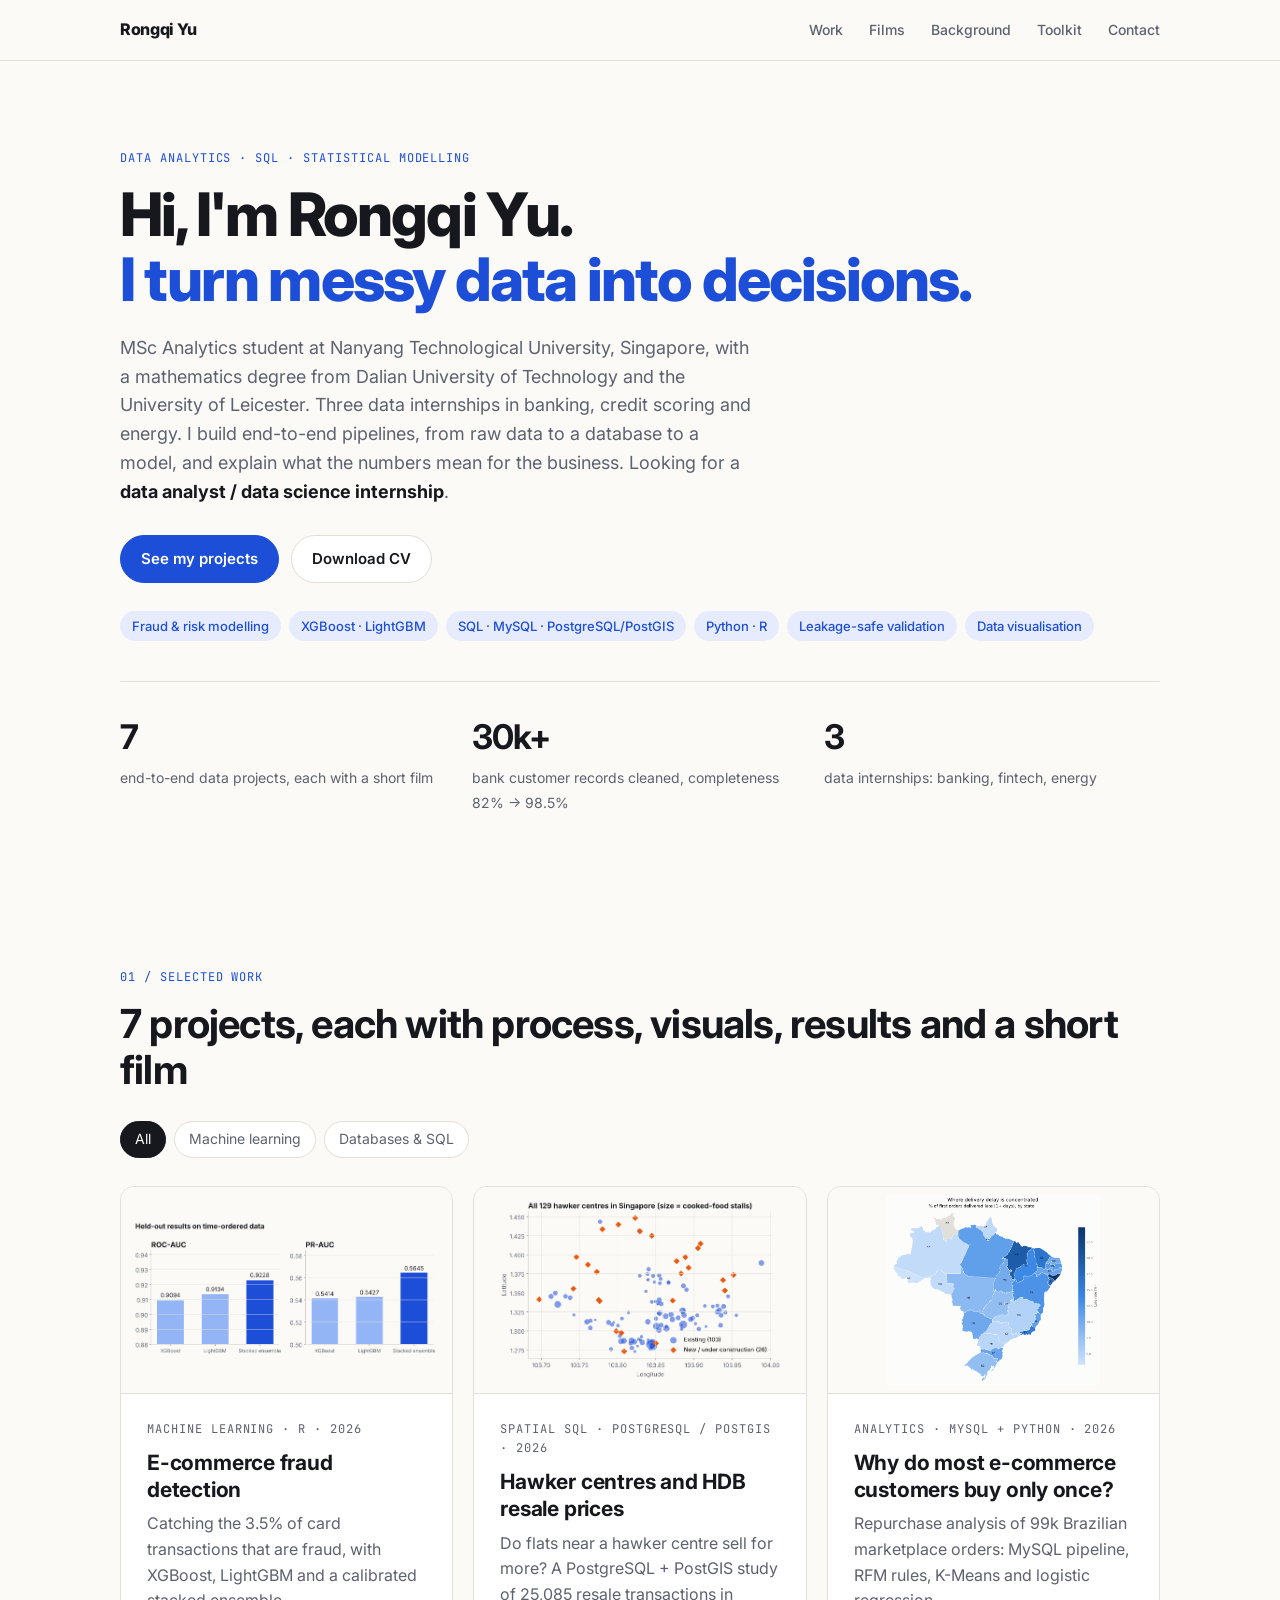
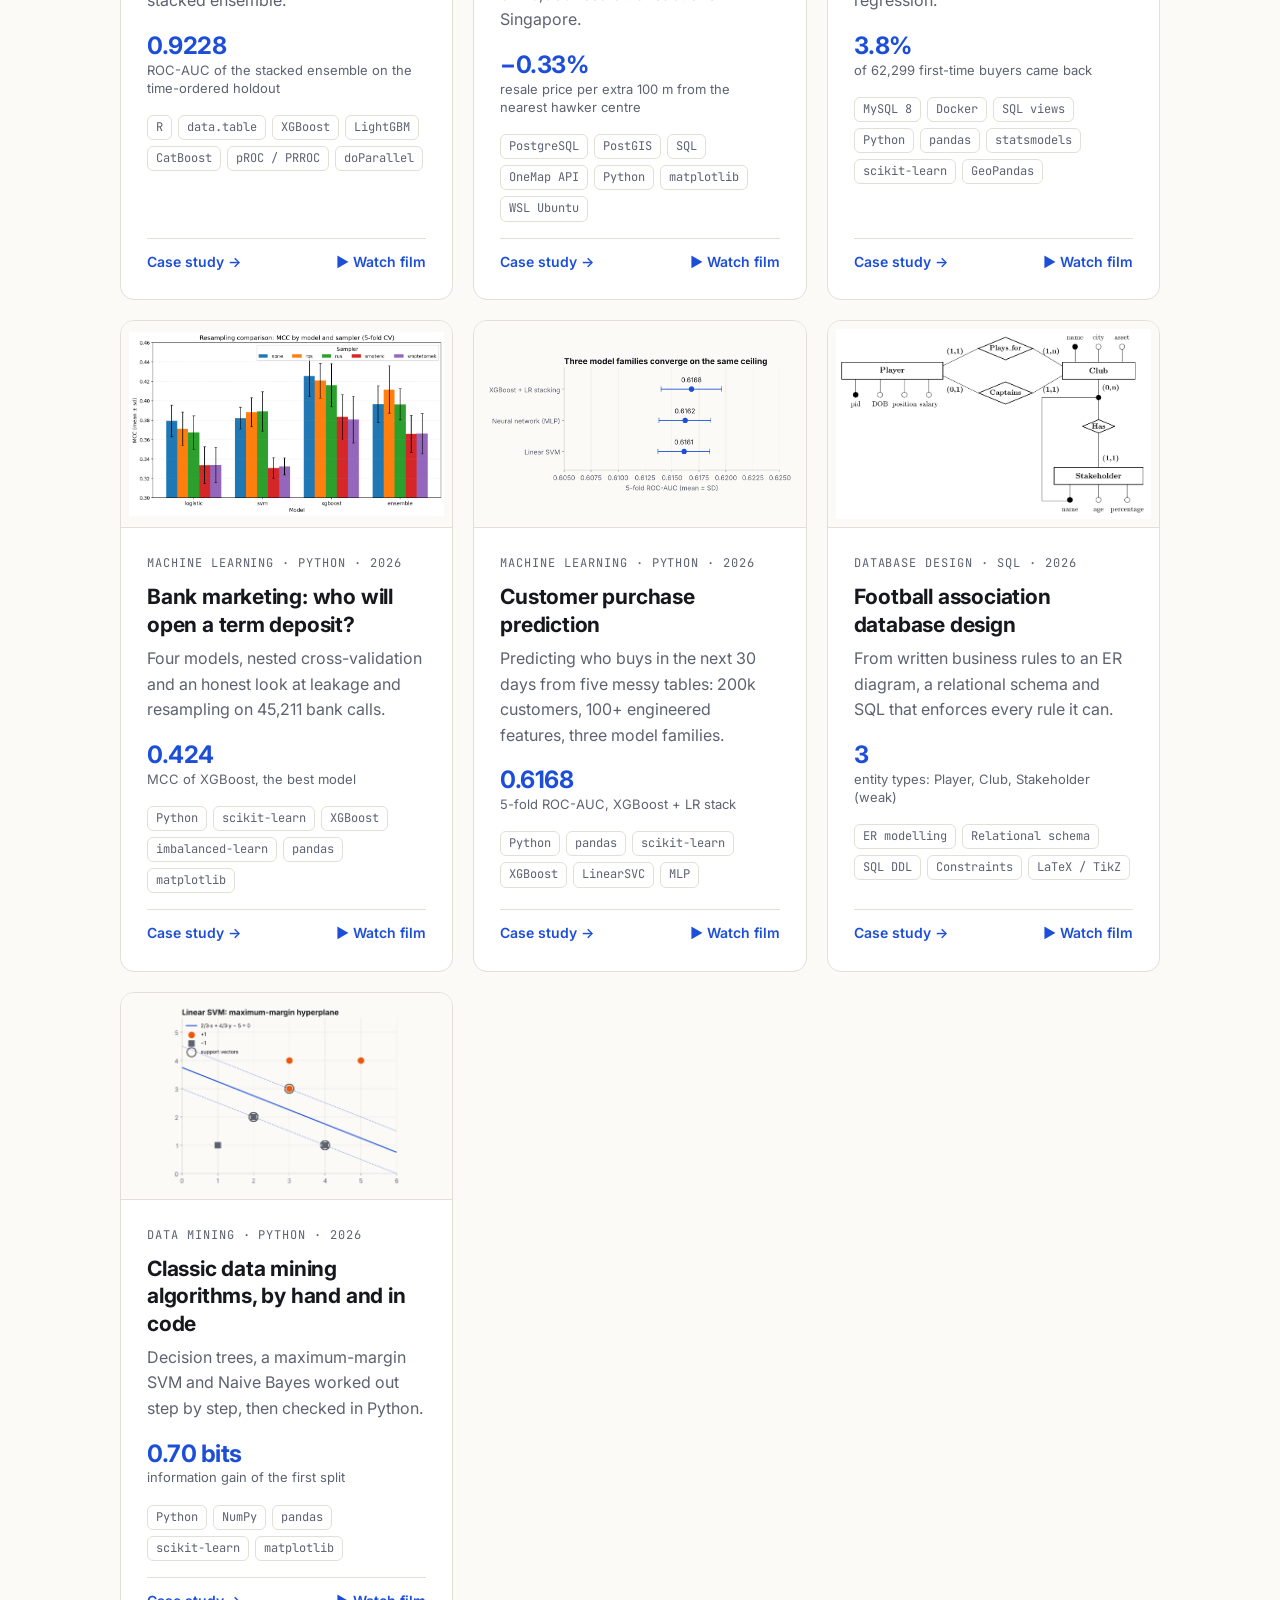
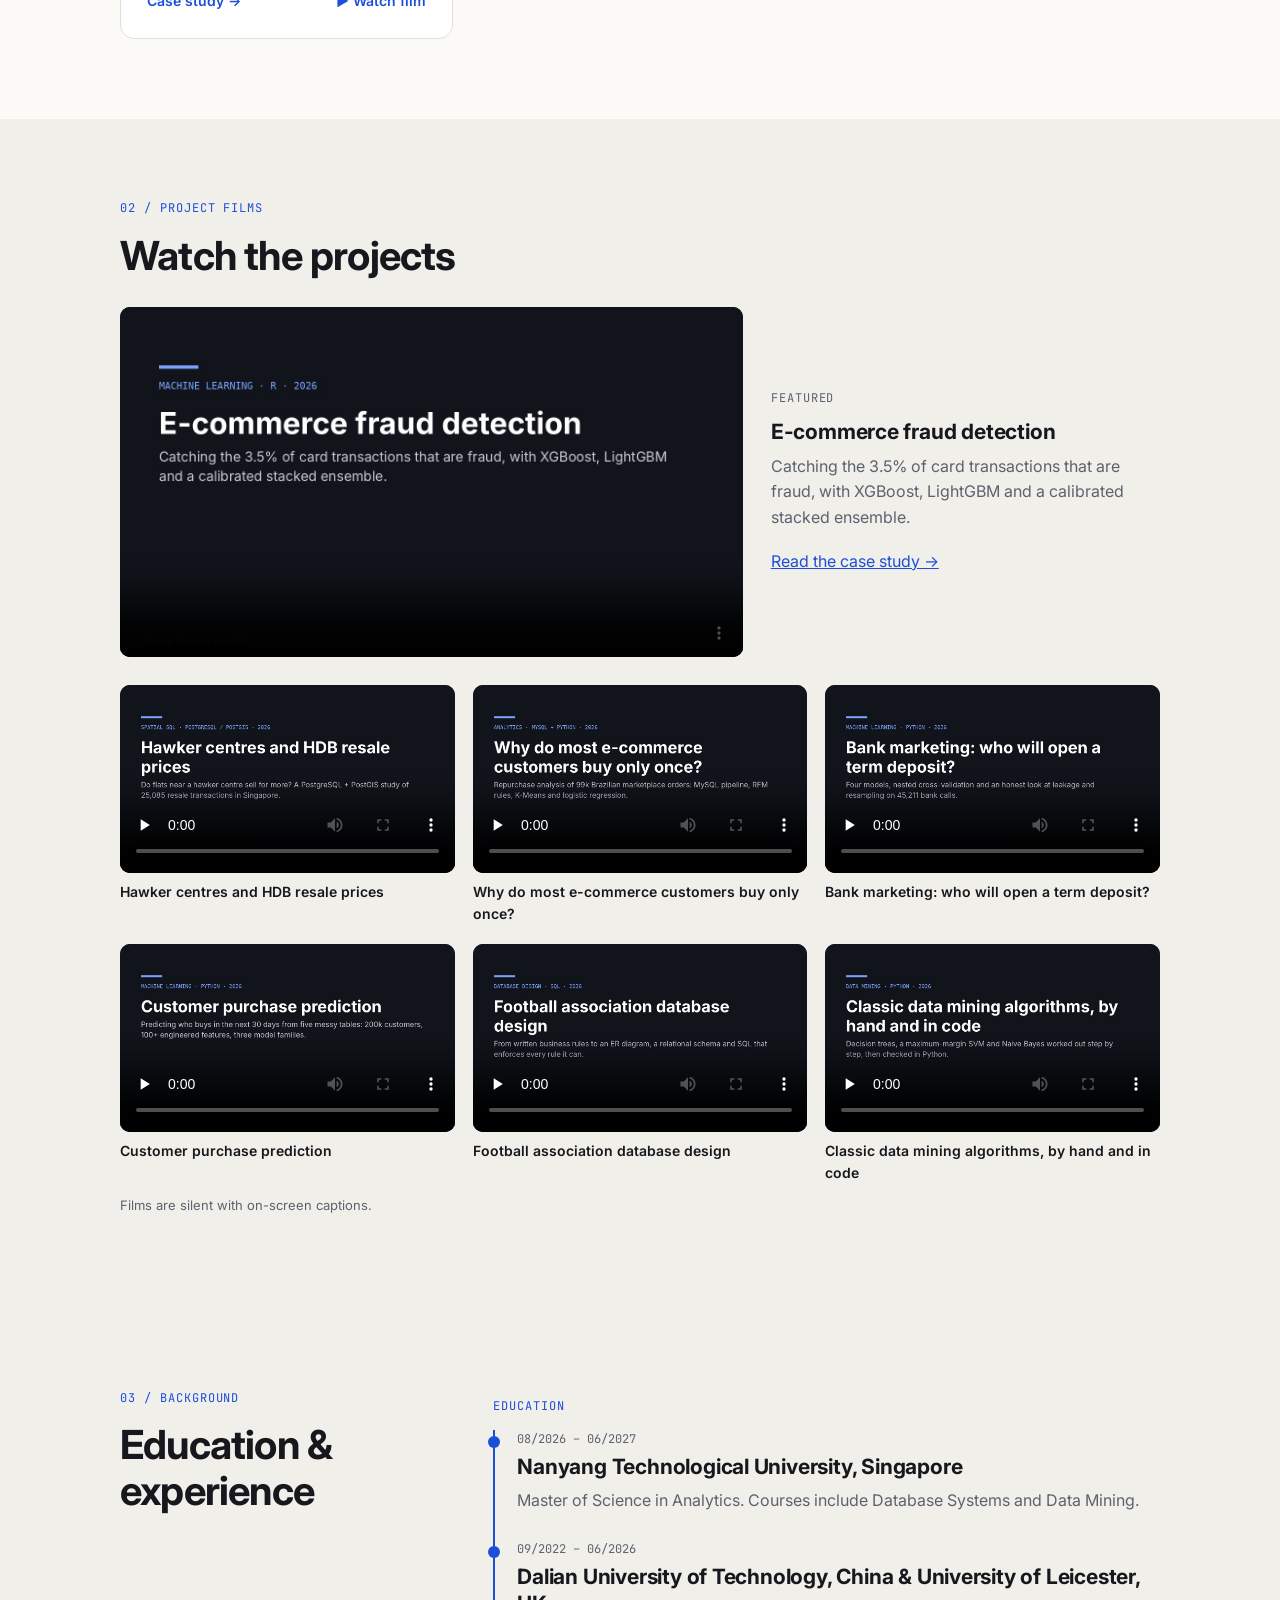
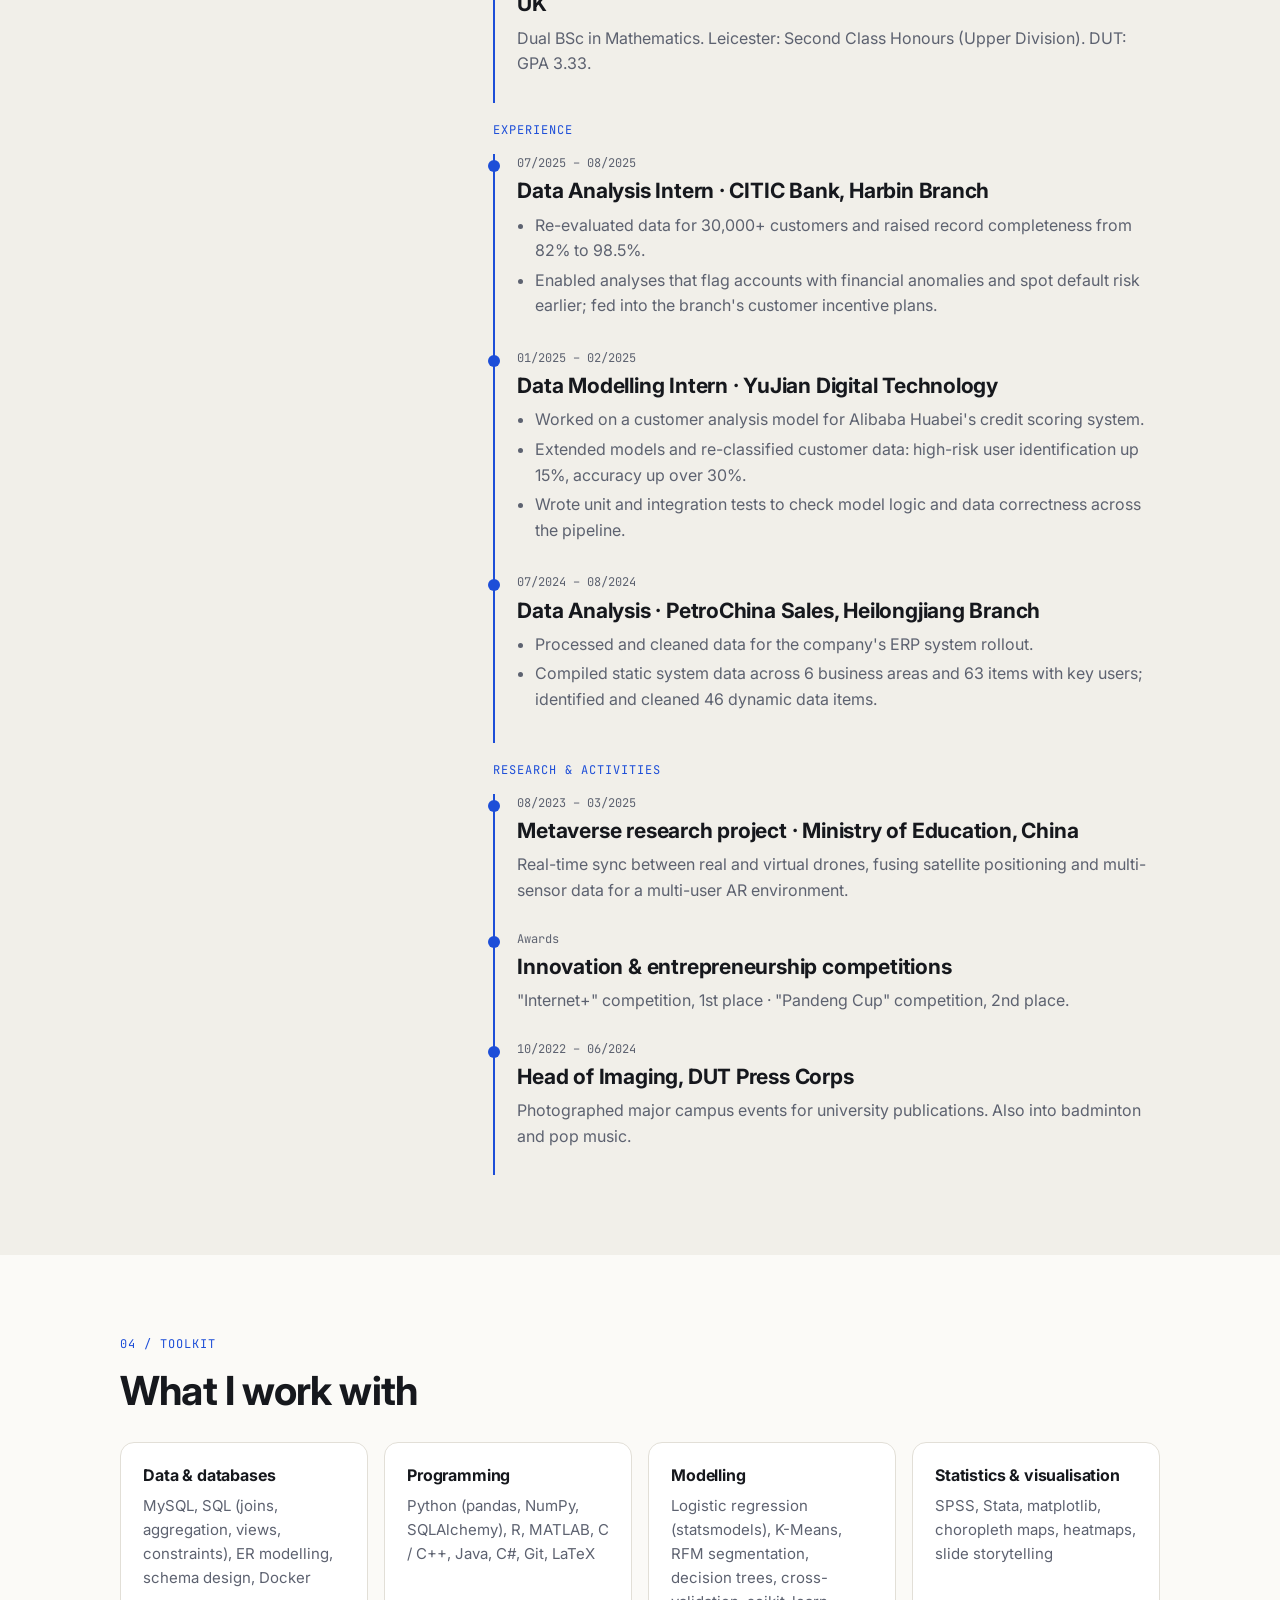
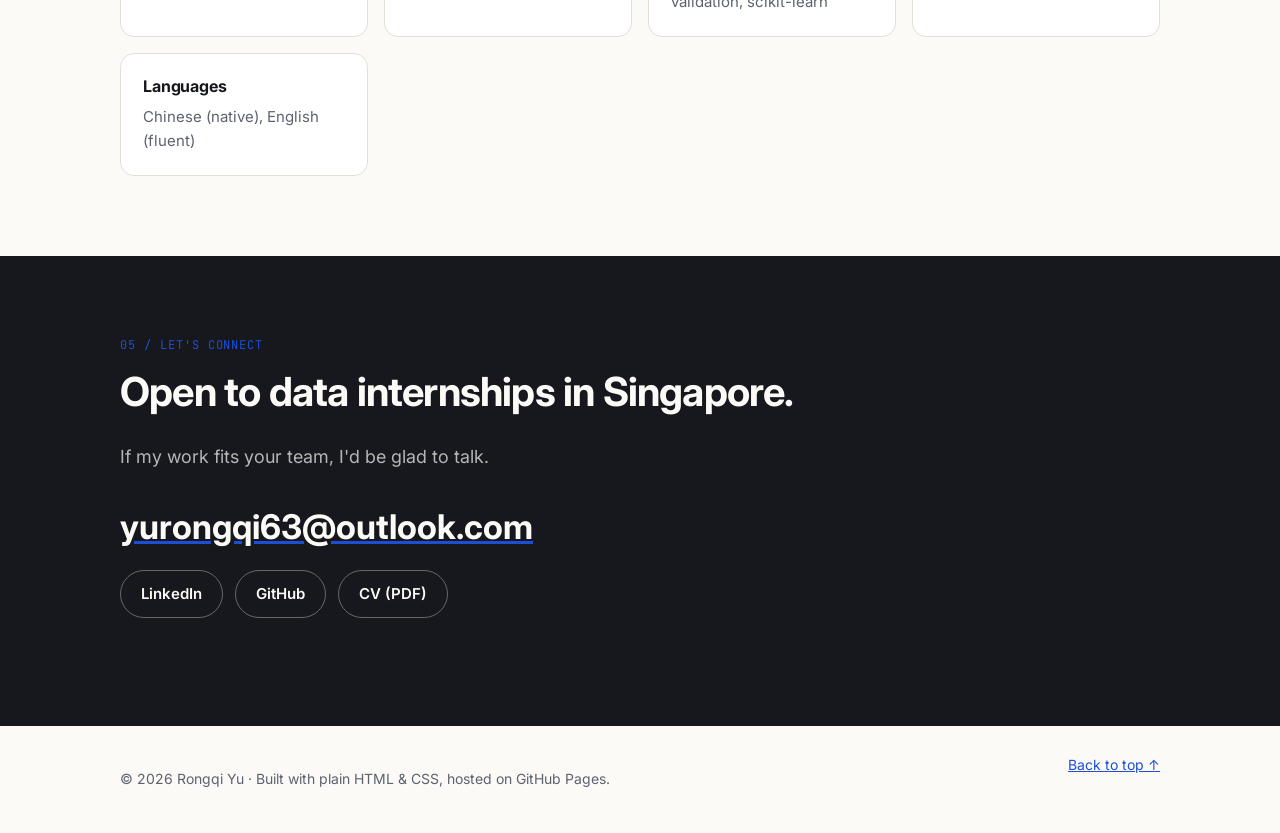
<file: index.html>
<!doctype html>
<html lang="en">
<head>
<meta charset="utf-8">
<meta name="viewport" content="width=device-width, initial-scale=1">
<title>Rongqi Yu · Data Analytics Portfolio</title>
<meta name="description" content="Rongqi Yu — MSc student at NTU Singapore. SQL, Python and statistical modelling for business questions.">
<meta name="theme-color" content="#1d4ed8">
<link rel="preconnect" href="https://fonts.googleapis.com">
<link rel="preconnect" href="https://fonts.gstatic.com" crossorigin>
<link href="https://fonts.googleapis.com/css2?family=Inter:wght@400;500;600;700;800&family=JetBrains+Mono:wght@500&display=swap" rel="stylesheet">
<style>
:root {
  --bg: #fbfaf7;
  --bg-alt: #f1efe9;
  --ink: #16181d;
  --muted: #5d6270;
  --line: #e2dfd7;
  --accent: #1d4ed8;
  --accent-soft: #e6ecfd;
  --card: #ffffff;
  --radius: 14px;
}
@media (prefers-color-scheme: dark) {
  :root {
    --bg: #111318;
    --bg-alt: #171a21;
    --ink: #eceef2;
    --muted: #a0a6b3;
    --line: #2a2f3a;
    --accent: #7aa2ff;
    --accent-soft: #1d2740;
    --card: #191c24;
  }
  .card-img img, .gallery img { background: #fbfaf7; }
}

* { box-sizing: border-box; }
html { scroll-behavior: smooth; }
body {
  margin: 0;
  background: var(--bg);
  color: var(--ink);
  font: 16px/1.6 Inter, system-ui, -apple-system, "Segoe UI", "PingFang SC", "Microsoft YaHei", sans-serif;
}
img { max-width: 100%; display: block; }
a { color: var(--accent); }
.wrap { max-width: 1080px; margin: 0 auto; padding: 0 20px; }

.skip { position: absolute; left: -999px; }
.skip:focus { left: 12px; top: 12px; background: var(--card); padding: 8px 12px; z-index: 10; }

/* nav */
.nav { position: sticky; top: 0; z-index: 5; background: color-mix(in srgb, var(--bg) 88%, transparent); backdrop-filter: blur(8px); border-bottom: 1px solid var(--line); }
.nav-inner { display: flex; align-items: center; justify-content: space-between; height: 60px; }
.brand { font-weight: 800; color: var(--ink); text-decoration: none; letter-spacing: -0.02em; }
.nav nav a { color: var(--muted); text-decoration: none; margin-left: 22px; font-size: 14px; font-weight: 500; }
.nav nav a:hover { color: var(--accent); }

/* hero */
.hero { padding: 88px 20px 72px; }
.kicker, .num, .label {
  font-family: "JetBrains Mono", ui-monospace, monospace;
  font-size: 12px; letter-spacing: 0.08em; text-transform: uppercase; color: var(--accent); margin: 0 0 14px;
}
h1 { font-size: clamp(34px, 6vw, 60px); line-height: 1.08; letter-spacing: -0.03em; margin: 0 0 22px; font-weight: 800; }
.accent { color: var(--accent); }
.lead { font-size: 18px; color: var(--muted); max-width: 640px; margin: 0 0 28px; }
.lead strong { color: var(--ink); }
.cta { display: flex; flex-wrap: wrap; gap: 12px; margin-bottom: 28px; }
.btn { display: inline-block; padding: 11px 20px; border-radius: 999px; border: 1px solid var(--line); background: var(--card); color: var(--ink); text-decoration: none; font-weight: 600; font-size: 15px; }
.btn:hover { border-color: var(--accent); color: var(--accent); }
.btn.primary { background: var(--accent); color: #fff; border-color: var(--accent); }
.btn.primary:hover { color: #fff; filter: brightness(1.1); }
.tags { list-style: none; padding: 0; margin: 0 0 40px; display: flex; flex-wrap: wrap; gap: 8px; }
.tags li { background: var(--accent-soft); color: var(--accent); padding: 5px 12px; border-radius: 999px; font-size: 13px; font-weight: 500; }
.stats { display: grid; grid-template-columns: repeat(3, 1fr); gap: 16px; border-top: 1px solid var(--line); padding-top: 28px; }
.stats b { display: block; font-size: 34px; letter-spacing: -0.03em; }
.stats span { color: var(--muted); font-size: 14px; }

/* sections */
.section { padding: 80px 0; }
.section.alt { background: var(--bg-alt); }
h2 { font-size: clamp(28px, 4vw, 40px); letter-spacing: -0.02em; margin: 0 0 28px; line-height: 1.15; }
h3 { margin: 0 0 8px; font-size: 21px; letter-spacing: -0.01em; line-height: 1.3; }

.filters { display: flex; flex-wrap: wrap; gap: 8px; margin-bottom: 28px; }
.chip { font: inherit; font-size: 14px; padding: 6px 14px; border-radius: 999px; border: 1px solid var(--line); background: var(--card); color: var(--muted); cursor: pointer; }
.chip.active { background: var(--ink); color: var(--bg); border-color: var(--ink); }

/* cards */
.card { background: var(--card); border: 1px solid var(--line); border-radius: var(--radius); overflow: hidden; }
.card[hidden] { display: none; }
.card-body { padding: 26px; }
.card.feature { display: grid; grid-template-columns: 0.9fr 1.1fr; margin-bottom: 20px; }
.card-img { margin: 0; background: #fbfaf7; display: flex; align-items: center; justify-content: center; padding: 18px; border-right: 1px solid var(--line); }
.label { color: var(--muted); margin-bottom: 10px; }
.sub { color: var(--muted); margin: 0 0 18px; }
.metrics { display: grid; grid-template-columns: repeat(3, 1fr); gap: 14px; margin-bottom: 18px; }
.metrics.small { grid-template-columns: repeat(auto-fit, minmax(120px, 1fr)); }
.metrics b { display: block; font-size: 24px; letter-spacing: -0.02em; color: var(--accent); line-height: 1.2; }
.metrics span { font-size: 13px; color: var(--muted); line-height: 1.4; display: block; }
.stack { list-style: none; padding: 0; margin: 0 0 16px; display: flex; flex-wrap: wrap; gap: 6px; }
.stack li { font-family: "JetBrains Mono", ui-monospace, monospace; font-size: 12px; border: 1px solid var(--line); border-radius: 6px; padding: 2px 8px; color: var(--muted); }
details { border-top: 1px solid var(--line); padding-top: 12px; }
summary { cursor: pointer; font-weight: 600; color: var(--accent); }
details ol, details ul { padding-left: 20px; color: var(--muted); font-size: 15px; }
details li { margin-bottom: 8px; }
details b { color: var(--ink); }
code { font-family: "JetBrains Mono", ui-monospace, monospace; font-size: 0.9em; background: var(--accent-soft); padding: 1px 5px; border-radius: 4px; }
.gallery { display: grid; grid-template-columns: 1fr 1fr; gap: 12px; margin-top: 12px; }
.gallery img { border: 1px solid var(--line); border-radius: 8px; }
.foot { font-size: 13px; color: var(--muted); margin: 14px 0 0; }
.grid { display: grid; grid-template-columns: repeat(3, 1fr); gap: 20px; }

/* background */
.two { display: grid; grid-template-columns: 1fr 2fr; gap: 40px; }
.timeline .item { border-left: 2px solid var(--accent); padding: 0 0 26px 22px; position: relative; }
.timeline .item::before { content: ""; position: absolute; left: -7px; top: 6px; width: 12px; height: 12px; border-radius: 50%; background: var(--accent); }
.timeline .when { font-family: "JetBrains Mono", ui-monospace, monospace; font-size: 12px; color: var(--muted); margin: 0 0 4px; }
.timeline p { margin: 0; color: var(--muted); }

/* toolkit */
.tools { display: grid; grid-template-columns: repeat(auto-fit, minmax(220px, 1fr)); gap: 16px; }
.tools > div { background: var(--card); border: 1px solid var(--line); border-radius: var(--radius); padding: 22px; }
.tools h3 { font-size: 16px; }
.tools p { margin: 0; color: var(--muted); font-size: 15px; }

/* contact */
.contact { background: var(--ink); color: var(--bg); }
.contact .num { color: var(--accent); }
.contact .lead { color: color-mix(in srgb, var(--bg) 70%, var(--ink)); }
.email a { font-size: clamp(22px, 4vw, 34px); font-weight: 700; color: var(--bg); text-decoration-color: var(--accent); }
.contact .btn { background: transparent; color: var(--bg); border-color: color-mix(in srgb, var(--bg) 35%, var(--ink)); }

.footer { display: flex; justify-content: space-between; flex-wrap: wrap; gap: 8px; padding: 28px 20px; font-size: 14px; color: var(--muted); }

@media (max-width: 860px) {
  .card.feature, .two { grid-template-columns: 1fr; }
  .card-img { border-right: 0; border-bottom: 1px solid var(--line); }
  .grid { grid-template-columns: 1fr; }
  .two { gap: 8px; }
}
@media (max-width: 560px) {
  .wrap { padding: 0 16px; }
  .nav nav a { margin-left: 12px; font-size: 13px; }
  .nav nav a[href="#toolkit"] { display: none; }
  .hero { padding: 56px 16px 48px; }
  .stats, .metrics { grid-template-columns: 1fr; }
  .gallery { grid-template-columns: 1fr; }
}
.timeline .group { font-family: "JetBrains Mono", ui-monospace, monospace; font-size: 12px; letter-spacing: 0.08em; text-transform: uppercase; color: var(--accent); margin: 8px 0 14px; }
.timeline .group:not(:first-child) { margin-top: 18px; }
.timeline ul { margin: 0; padding-left: 18px; color: var(--muted); }
.timeline li { margin-bottom: 4px; }

/* ---------- project grid on home ---------- */
.pgrid { display: grid; grid-template-columns: repeat(auto-fill, minmax(320px, 1fr)); gap: 20px; }
.pcard { display: flex; flex-direction: column; }
.pcard .card-body { display: flex; flex-direction: column; flex: 1; }
.pcard-img { display: block; aspect-ratio: 16 / 10; background: #fbfaf7; border-bottom: 1px solid var(--line); overflow: hidden; }
.pcard-img img { width: 100%; height: 100%; object-fit: contain; padding: 8px; transition: transform .3s; }
.pcard:hover .pcard-img img { transform: scale(1.03); }
.pcard h3 a { color: var(--ink); text-decoration: none; }
.pcard h3 a:hover { color: var(--accent); }
.card-links { margin-top: auto; padding-top: 12px; border-top: 1px solid var(--line); display: flex; justify-content: space-between; font-weight: 600; font-size: 14px; }
.card-links a { text-decoration: none; }

/* ---------- films ---------- */
video { width: 100%; display: block; border-radius: 10px; background: #0d1020; }
.featured-film { display: grid; grid-template-columns: 1.6fr 1fr; gap: 28px; align-items: center; margin-bottom: 28px; }
.film-grid { display: grid; grid-template-columns: repeat(auto-fill, minmax(260px, 1fr)); gap: 18px; }
.film a { display: block; margin-top: 8px; font-weight: 600; font-size: 14px; color: var(--ink); text-decoration: none; }
.film a:hover { color: var(--accent); }
.film-note { font-size: 13px; color: var(--muted); margin-top: 10px; }

/* ---------- project pages ---------- */
.p-hero { padding: 64px 20px 24px; }
.p-hero h1 { font-size: clamp(30px, 5vw, 50px); }
.p-film { padding-top: 8px; padding-bottom: 24px; }
.p-sec { padding: 56px 20px; }
.p-sec.alt { background: var(--bg-alt); padding: 56px 0; }
.prose { font-size: 18px; max-width: 780px; color: var(--ink); margin: 0; }
.steps { list-style: none; padding: 0; margin: 0; display: grid; gap: 14px; }
.steps li { display: grid; grid-template-columns: 56px 1fr; gap: 16px; background: var(--card); border: 1px solid var(--line); border-radius: var(--radius); padding: 20px; }
.step-n { font-family: "JetBrains Mono", ui-monospace, monospace; font-size: 22px; color: var(--accent); font-weight: 500; }
.steps h3 { font-size: 18px; margin-bottom: 4px; }
.steps p { margin: 0; color: var(--muted); }
.sub-h { margin: 36px 0 14px; }
.schema { display: grid; grid-template-columns: repeat(auto-fit, minmax(200px, 1fr)); gap: 14px; }
.rel { background: var(--card); border: 1px solid var(--line); border-top: 3px solid var(--accent); border-radius: 10px; padding: 14px 18px; }
.rel h4 { margin: 0 0 6px; font-size: 16px; }
.rel ul { margin: 0; padding-left: 18px; color: var(--muted); font-family: "JetBrains Mono", ui-monospace, monospace; font-size: 13px; }
pre.code { background: #11141b; color: #dfe4ee; border-radius: 12px; padding: 20px; overflow-x: auto; font-size: 13px; line-height: 1.55; }
pre.code code { background: none; padding: 0; color: inherit; }
.viz-grid { display: grid; grid-template-columns: repeat(2, 1fr); gap: 20px; }
.viz { margin: 0; background: var(--card); border: 1px solid var(--line); border-radius: var(--radius); overflow: hidden; display: flex; flex-direction: column; }
.viz a { display: block; background: #fbfaf7; padding: 10px; }
.viz img { width: 100%; height: auto; }
.viz figcaption { padding: 14px 18px; font-size: 14px; color: var(--muted); border-top: 1px solid var(--line); }
.table-wrap { overflow-x: auto; margin-bottom: 24px; }
table { border-collapse: collapse; width: 100%; background: var(--card); border: 1px solid var(--line); border-radius: 10px; font-size: 15px; }
th, td { text-align: left; padding: 11px 16px; border-bottom: 1px solid var(--line); }
th { font-size: 12px; text-transform: uppercase; letter-spacing: .06em; color: var(--muted); font-weight: 600; }
tbody tr:last-child td { border-bottom: 0; }
td:first-child { font-weight: 600; }
.takeaways { padding-left: 20px; display: grid; gap: 8px; max-width: 820px; }
.takeaways li::marker { color: var(--accent); }
.p-pager { display: flex; justify-content: space-between; gap: 16px; flex-wrap: wrap; padding-top: 24px; padding-bottom: 24px; border-top: 1px solid var(--line); font-weight: 600; }
.p-pager a { text-decoration: none; }

@media (max-width: 860px) {
  .featured-film, .viz-grid { grid-template-columns: 1fr; }
}
@media (max-width: 560px) {
  .pgrid { grid-template-columns: 1fr; }
  .steps li { grid-template-columns: 1fr; gap: 4px; }
  .p-sec { padding: 40px 16px; }
  .p-hero { padding: 40px 16px 16px; }
  .project-page .nav nav a[href="#visuals"] { display: none; }
}

</style>
</head>
<body>
<a class="skip" href="#main">Skip to content</a>

<header class="nav">
  <div class="wrap nav-inner">
    <a class="brand" href="#top">Rongqi Yu</a>
    <nav>
      <a href="#work">Work</a>
      <a href="#films">Films</a>
      <a href="#background">Background</a>
      <a href="#toolkit">Toolkit</a>
      <a href="#contact">Contact</a>
    </nav>
  </div>
</header>

<main id="main">

<!-- ============ HERO ============ -->
<section class="hero wrap" id="top">
  <p class="kicker">Data analytics · SQL · Statistical modelling</p>
  <h1>Hi, I'm Rongqi Yu.<br><span class="accent">I turn messy data into decisions.</span></h1>
  <p class="lead">
    MSc Analytics student at Nanyang Technological University, Singapore, with a
    mathematics degree from Dalian University of Technology and the University of Leicester.
    Three data internships in banking, credit scoring and energy. I build end-to-end
    pipelines, from raw data to a database to a model, and explain what the numbers mean
    for the business. Looking for a <strong>data analyst / data science internship</strong>.
  </p>
  <div class="cta">
    <a class="btn primary" href="#work">See my projects</a>
    <a class="btn" href="assets/Yu_Rongqi_CV.pdf" target="_blank" rel="noopener">Download CV</a>
  </div>
  <ul class="tags">
    <li>Fraud &amp; risk modelling</li>
    <li>XGBoost · LightGBM</li>
    <li>SQL · MySQL · PostgreSQL/PostGIS</li>
    <li>Python · R</li>
    <li>Leakage-safe validation</li>
    <li>Data visualisation</li>
  </ul>
  <div class="stats">
    <div><b>7</b><span>end-to-end data projects, each with a short film</span></div>
    <div><b>30k+</b><span>bank customer records cleaned, completeness 82% → 98.5%</span></div>
    <div><b>3</b><span>data internships: banking, fintech, energy</span></div>
  </div>
</section>

<!-- ============ WORK ============ -->
<section class="section" id="work">
  <div class="wrap">
    <p class="num">01 / Selected work</p>
    <h2>7 projects, each with process, visuals, results and a short film</h2>
    <div class="filters" role="group" aria-label="Filter projects">
      <button class="chip active" data-filter="all">All</button>
      <button class="chip" data-filter="ml">Machine learning</button>
      <button class="chip" data-filter="db">Databases &amp; SQL</button>
    </div>
    <div class="pgrid">
      <article class="card pcard" data-cat="ml">
        <a class="pcard-img" href="projects/fraud.html"><img src="assets/img/fraud/model_comparison.png" alt="" loading="lazy"></a>
        <div class="card-body">
          <p class="label">Machine learning · R · 2026</p>
          <h3><a href="projects/fraud.html">E-commerce fraud detection</a></h3>
          <p class="sub">Catching the 3.5% of card transactions that are fraud, with XGBoost, LightGBM and a calibrated stacked ensemble.</p>
          <div class="metrics small"><div><b>0.9228</b><span>ROC-AUC of the stacked ensemble on the time-ordered holdout</span></div></div>
          <ul class="stack"><li>R</li><li>data.table</li><li>XGBoost</li><li>LightGBM</li><li>CatBoost</li><li>pROC / PRROC</li><li>doParallel</li></ul>
          <div class="card-links"><a href="projects/fraud.html">Case study →</a><a href="projects/fraud.html#top" class="film-link" data-film="fraud">▶ Watch film</a></div>
        </div>
      </article><article class="card pcard" data-cat="db">
        <a class="pcard-img" href="projects/hawker.html"><img src="assets/img/hawker/hawker_map.png" alt="" loading="lazy"></a>
        <div class="card-body">
          <p class="label">Spatial SQL · PostgreSQL / PostGIS · 2026</p>
          <h3><a href="projects/hawker.html">Hawker centres and HDB resale prices</a></h3>
          <p class="sub">Do flats near a hawker centre sell for more? A PostgreSQL + PostGIS study of 25,085 resale transactions in Singapore.</p>
          <div class="metrics small"><div><b>−0.33%</b><span>resale price per extra 100 m from the nearest hawker centre</span></div></div>
          <ul class="stack"><li>PostgreSQL</li><li>PostGIS</li><li>SQL</li><li>OneMap API</li><li>Python</li><li>matplotlib</li><li>WSL Ubuntu</li></ul>
          <div class="card-links"><a href="projects/hawker.html">Case study →</a><a href="projects/hawker.html#top" class="film-link" data-film="hawker">▶ Watch film</a></div>
        </div>
      </article><article class="card pcard" data-cat="db ml">
        <a class="pcard-img" href="projects/olist.html"><img src="assets/img/olist/fig6_map_delay_rate.png" alt="" loading="lazy"></a>
        <div class="card-body">
          <p class="label">Analytics · MySQL + Python · 2026</p>
          <h3><a href="projects/olist.html">Why do most e-commerce customers buy only once?</a></h3>
          <p class="sub">Repurchase analysis of 99k Brazilian marketplace orders: MySQL pipeline, RFM rules, K-Means and logistic regression.</p>
          <div class="metrics small"><div><b>3.8%</b><span>of 62,299 first-time buyers came back</span></div></div>
          <ul class="stack"><li>MySQL 8</li><li>Docker</li><li>SQL views</li><li>Python</li><li>pandas</li><li>statsmodels</li><li>scikit-learn</li><li>GeoPandas</li></ul>
          <div class="card-links"><a href="projects/olist.html">Case study →</a><a href="projects/olist.html#top" class="film-link" data-film="olist">▶ Watch film</a></div>
        </div>
      </article><article class="card pcard" data-cat="ml">
        <a class="pcard-img" href="projects/bank.html"><img src="assets/img/bank/mcc_comparison.png" alt="" loading="lazy"></a>
        <div class="card-body">
          <p class="label">Machine learning · Python · 2026</p>
          <h3><a href="projects/bank.html">Bank marketing: who will open a term deposit?</a></h3>
          <p class="sub">Four models, nested cross-validation and an honest look at leakage and resampling on 45,211 bank calls.</p>
          <div class="metrics small"><div><b>0.424</b><span>MCC of XGBoost, the best model</span></div></div>
          <ul class="stack"><li>Python</li><li>scikit-learn</li><li>XGBoost</li><li>imbalanced-learn</li><li>pandas</li><li>matplotlib</li></ul>
          <div class="card-links"><a href="projects/bank.html">Case study →</a><a href="projects/bank.html#top" class="film-link" data-film="bank">▶ Watch film</a></div>
        </div>
      </article><article class="card pcard" data-cat="ml">
        <a class="pcard-img" href="projects/purchase.html"><img src="assets/img/purchase/model_comparison.png" alt="" loading="lazy"></a>
        <div class="card-body">
          <p class="label">Machine learning · Python · 2026</p>
          <h3><a href="projects/purchase.html">Customer purchase prediction</a></h3>
          <p class="sub">Predicting who buys in the next 30 days from five messy tables: 200k customers, 100+ engineered features, three model families.</p>
          <div class="metrics small"><div><b>0.6168</b><span>5-fold ROC-AUC, XGBoost + LR stack</span></div></div>
          <ul class="stack"><li>Python</li><li>pandas</li><li>scikit-learn</li><li>XGBoost</li><li>LinearSVC</li><li>MLP</li></ul>
          <div class="card-links"><a href="projects/purchase.html">Case study →</a><a href="projects/purchase.html#top" class="film-link" data-film="purchase">▶ Watch film</a></div>
        </div>
      </article><article class="card pcard" data-cat="db">
        <a class="pcard-img" href="projects/football.html"><img src="assets/img/football/er_diagram.png" alt="" loading="lazy"></a>
        <div class="card-body">
          <p class="label">Database design · SQL · 2026</p>
          <h3><a href="projects/football.html">Football association database design</a></h3>
          <p class="sub">From written business rules to an ER diagram, a relational schema and SQL that enforces every rule it can.</p>
          <div class="metrics small"><div><b>3</b><span>entity types: Player, Club, Stakeholder (weak)</span></div></div>
          <ul class="stack"><li>ER modelling</li><li>Relational schema</li><li>SQL DDL</li><li>Constraints</li><li>LaTeX / TikZ</li></ul>
          <div class="card-links"><a href="projects/football.html">Case study →</a><a href="projects/football.html#top" class="film-link" data-film="football">▶ Watch film</a></div>
        </div>
      </article><article class="card pcard" data-cat="ml">
        <a class="pcard-img" href="projects/algorithms.html"><img src="assets/img/algorithms/svm_hyperplane.png" alt="" loading="lazy"></a>
        <div class="card-body">
          <p class="label">Data mining · Python · 2026</p>
          <h3><a href="projects/algorithms.html">Classic data mining algorithms, by hand and in code</a></h3>
          <p class="sub">Decision trees, a maximum-margin SVM and Naive Bayes worked out step by step, then checked in Python.</p>
          <div class="metrics small"><div><b>0.70 bits</b><span>information gain of the first split</span></div></div>
          <ul class="stack"><li>Python</li><li>NumPy</li><li>pandas</li><li>scikit-learn</li><li>matplotlib</li></ul>
          <div class="card-links"><a href="projects/algorithms.html">Case study →</a><a href="projects/algorithms.html#top" class="film-link" data-film="algorithms">▶ Watch film</a></div>
        </div>
      </article>
    </div>
  </div>
</section>

<!-- ============ FILMS ============ -->
<section class="section alt" id="films">
  <div class="wrap">
    <p class="num">02 / Project films</p>
    <h2>Watch the projects</h2>
    <div class="featured-film">
      <video controls preload="metadata" poster="assets/video/fraud.jpg" playsinline><source src="assets/video/fraud.mp4" type="video/mp4"></video>
      <div><p class="label">Featured</p><h3>E-commerce fraud detection</h3><p class="sub">Catching the 3.5% of card transactions that are fraud, with XGBoost, LightGBM and a calibrated stacked ensemble.</p><a href="projects/fraud.html">Read the case study →</a></div>
    </div>
    <div class="film-grid">
      <div class="film"><video controls preload="none" poster="assets/video/hawker.jpg" playsinline><source src="assets/video/hawker.mp4" type="video/mp4"></video><a href="projects/hawker.html">Hawker centres and HDB resale prices</a></div><div class="film"><video controls preload="none" poster="assets/video/olist.jpg" playsinline><source src="assets/video/olist.mp4" type="video/mp4"></video><a href="projects/olist.html">Why do most e-commerce customers buy only once?</a></div><div class="film"><video controls preload="none" poster="assets/video/bank.jpg" playsinline><source src="assets/video/bank.mp4" type="video/mp4"></video><a href="projects/bank.html">Bank marketing: who will open a term deposit?</a></div><div class="film"><video controls preload="none" poster="assets/video/purchase.jpg" playsinline><source src="assets/video/purchase.mp4" type="video/mp4"></video><a href="projects/purchase.html">Customer purchase prediction</a></div><div class="film"><video controls preload="none" poster="assets/video/football.jpg" playsinline><source src="assets/video/football.mp4" type="video/mp4"></video><a href="projects/football.html">Football association database design</a></div><div class="film"><video controls preload="none" poster="assets/video/algorithms.jpg" playsinline><source src="assets/video/algorithms.mp4" type="video/mp4"></video><a href="projects/algorithms.html">Classic data mining algorithms, by hand and in code</a></div>
    </div>
    <p class="film-note">Films are silent with on-screen captions.</p>
  </div>
</section>

<!-- ============ BACKGROUND ============ -->
<section class="section alt" id="background">
  <div class="wrap two">
    <div>
      <p class="num">03 / Background</p>
      <h2>Education &amp; experience</h2>
    </div>
    <div class="timeline">
      <p class="group">Education</p>
      <div class="item">
        <p class="when">08/2026 – 06/2027</p>
        <h3>Nanyang Technological University, Singapore</h3>
        <p>Master of Science in Analytics. Courses include Database Systems and Data Mining.</p>
      </div>
      <div class="item">
        <p class="when">09/2022 – 06/2026</p>
        <h3>Dalian University of Technology, China &amp; University of Leicester, UK</h3>
        <p>Dual BSc in Mathematics. Leicester: Second Class Honours (Upper Division). DUT: GPA 3.33.</p>
      </div>
      <p class="group">Experience</p>
      <div class="item">
        <p class="when">07/2025 – 08/2025</p>
        <h3>Data Analysis Intern · CITIC Bank, Harbin Branch</h3>
        <ul>
          <li>Re-evaluated data for 30,000+ customers and raised record completeness from 82% to 98.5%.</li>
          <li>Enabled analyses that flag accounts with financial anomalies and spot default risk earlier; fed into the branch's customer incentive plans.</li>
        </ul>
      </div>
      <div class="item">
        <p class="when">01/2025 – 02/2025</p>
        <h3>Data Modelling Intern · YuJian Digital Technology</h3>
        <ul>
          <li>Worked on a customer analysis model for Alibaba Huabei's credit scoring system.</li>
          <li>Extended models and re-classified customer data: high-risk user identification up 15%, accuracy up over 30%.</li>
          <li>Wrote unit and integration tests to check model logic and data correctness across the pipeline.</li>
        </ul>
      </div>
      <div class="item">
        <p class="when">07/2024 – 08/2024</p>
        <h3>Data Analysis · PetroChina Sales, Heilongjiang Branch</h3>
        <ul>
          <li>Processed and cleaned data for the company's ERP system rollout.</li>
          <li>Compiled static system data across 6 business areas and 63 items with key users; identified and cleaned 46 dynamic data items.</li>
        </ul>
      </div>
      <p class="group">Research &amp; activities</p>
      <div class="item">
        <p class="when">08/2023 – 03/2025</p>
        <h3>Metaverse research project · Ministry of Education, China</h3>
        <p>Real-time sync between real and virtual drones, fusing satellite positioning and multi-sensor data for a multi-user AR environment.</p>
      </div>
      <div class="item">
        <p class="when">Awards</p>
        <h3>Innovation &amp; entrepreneurship competitions</h3>
        <p>"Internet+" competition, 1st place · "Pandeng Cup" competition, 2nd place.</p>
      </div>
      <div class="item">
        <p class="when">10/2022 – 06/2024</p>
        <h3>Head of Imaging, DUT Press Corps</h3>
        <p>Photographed major campus events for university publications. Also into badminton and pop music.</p>
      </div>
    </div>
  </div>
</section>

<!-- ============ TOOLKIT ============ -->
<section class="section" id="toolkit">
  <div class="wrap">
    <p class="num">04 / Toolkit</p>
    <h2>What I work with</h2>
    <div class="tools">
      <div><h3>Data &amp; databases</h3><p>MySQL, SQL (joins, aggregation, views, constraints), ER modelling, schema design, Docker</p></div>
      <div><h3>Programming</h3><p>Python (pandas, NumPy, SQLAlchemy), R, MATLAB, C / C++, Java, C#, Git, LaTeX</p></div>
      <div><h3>Modelling</h3><p>Logistic regression (statsmodels), K-Means, RFM segmentation, decision trees, cross-validation, scikit-learn</p></div>
      <div><h3>Statistics &amp; visualisation</h3><p>SPSS, Stata, matplotlib, choropleth maps, heatmaps, slide storytelling</p></div>
      <div><h3>Languages</h3><p>Chinese (native), English (fluent)</p></div>
    </div>
  </div>
</section>

<!-- ============ CONTACT ============ -->
<section class="section contact" id="contact">
  <div class="wrap">
    <p class="num">05 / Let's connect</p>
    <h2>Open to data internships in Singapore.</h2>
    <p class="lead">If my work fits your team, I'd be glad to talk.</p>
    <p class="email"><a href="mailto:yurongqi63@outlook.com">yurongqi63@outlook.com</a></p>
    <div class="cta">
      <a class="btn" href="https://www.linkedin.com/in/rongqi-yu-a61551427/" target="_blank" rel="noopener">LinkedIn</a>
      <a class="btn" href="https://github.com/yuromhqi63" target="_blank" rel="noopener">GitHub</a>
      <a class="btn" href="assets/Yu_Rongqi_CV.pdf" target="_blank" rel="noopener">CV (PDF)</a>
    </div>
  </div>
</section>

</main>

<footer class="wrap footer">
  <p>© 2026 Rongqi Yu · Built with plain HTML &amp; CSS, hosted on GitHub Pages.</p>
  <a href="#top">Back to top ↑</a>
</footer>

<script>
  document.querySelectorAll('.chip').forEach(function (chip) {
    chip.addEventListener('click', function () {
      document.querySelectorAll('.chip').forEach(function (c) { c.classList.remove('active'); });
      chip.classList.add('active');
      var f = chip.dataset.filter;
      document.querySelectorAll('#work .card').forEach(function (card) {
        card.hidden = !(f === 'all' || card.dataset.cat.split(' ').indexOf(f) !== -1);
      });
    });
  });
</script>
</body>
</html>
</file>
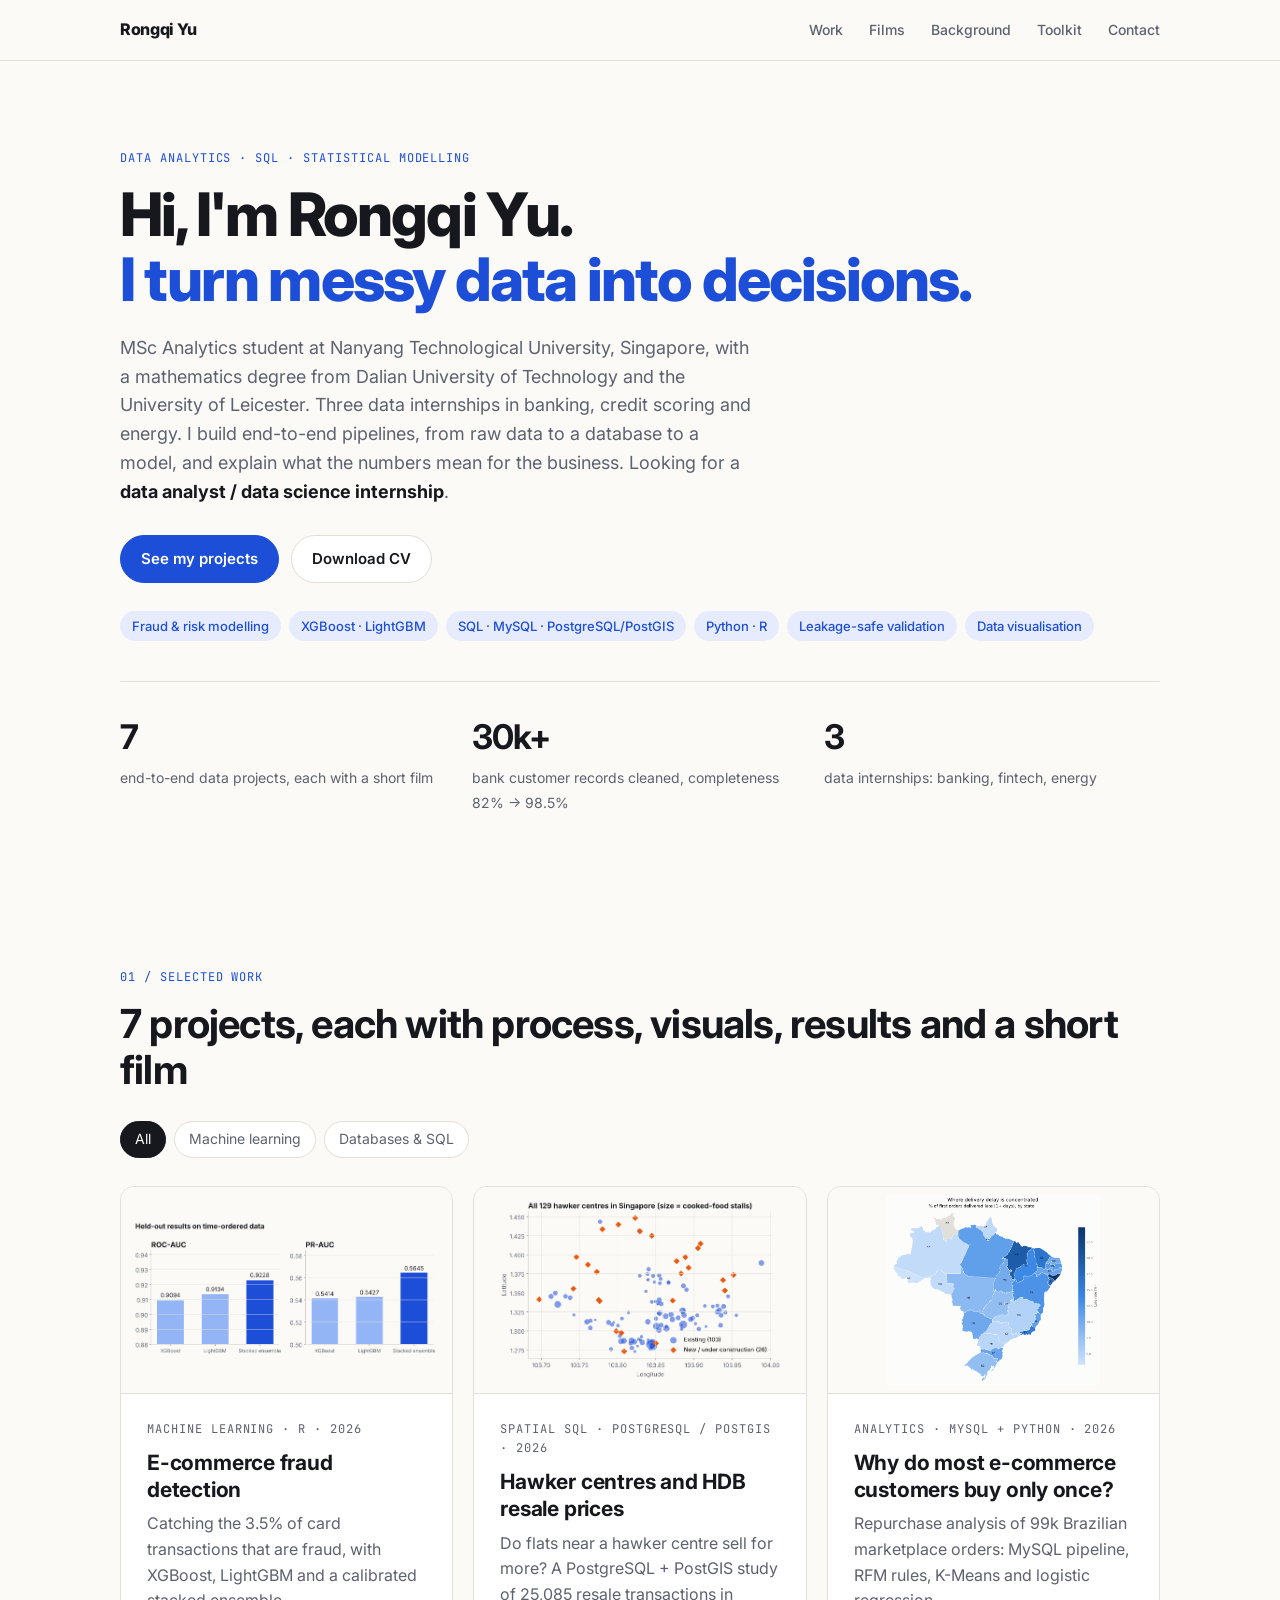
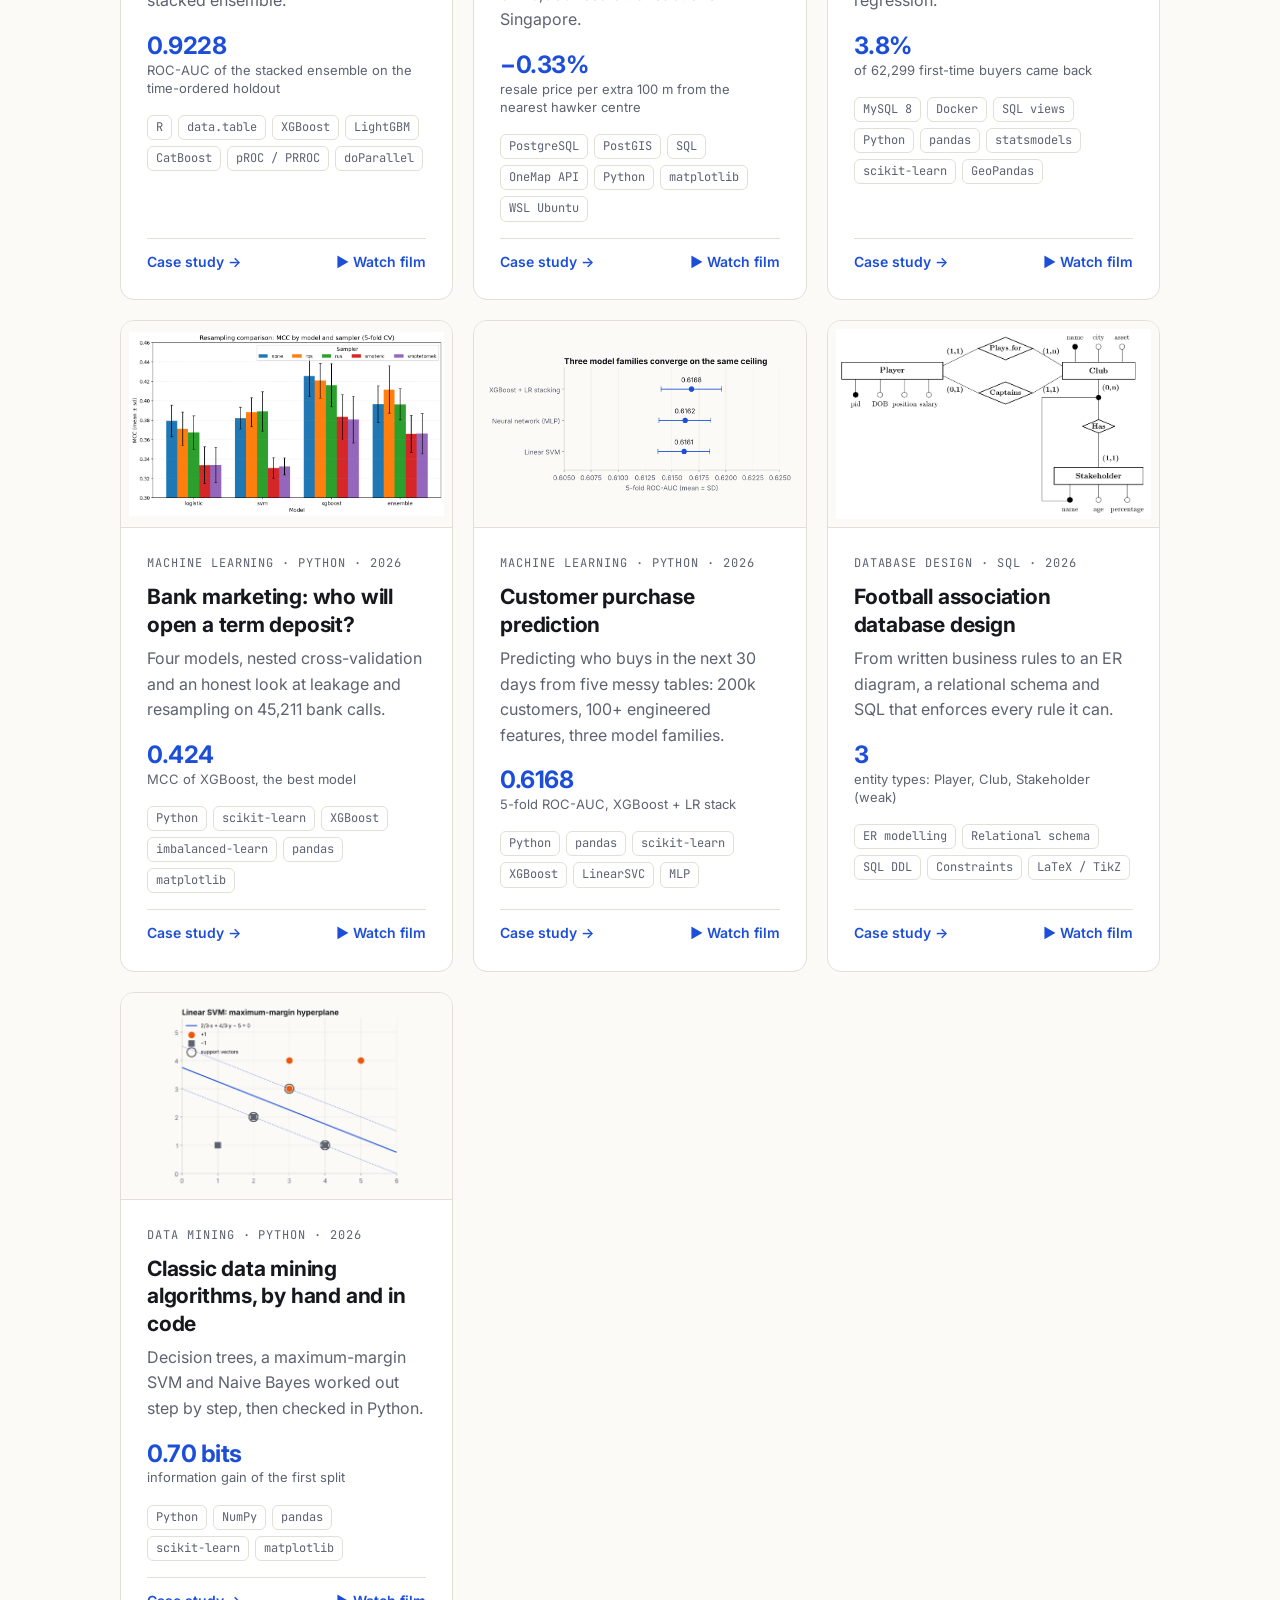
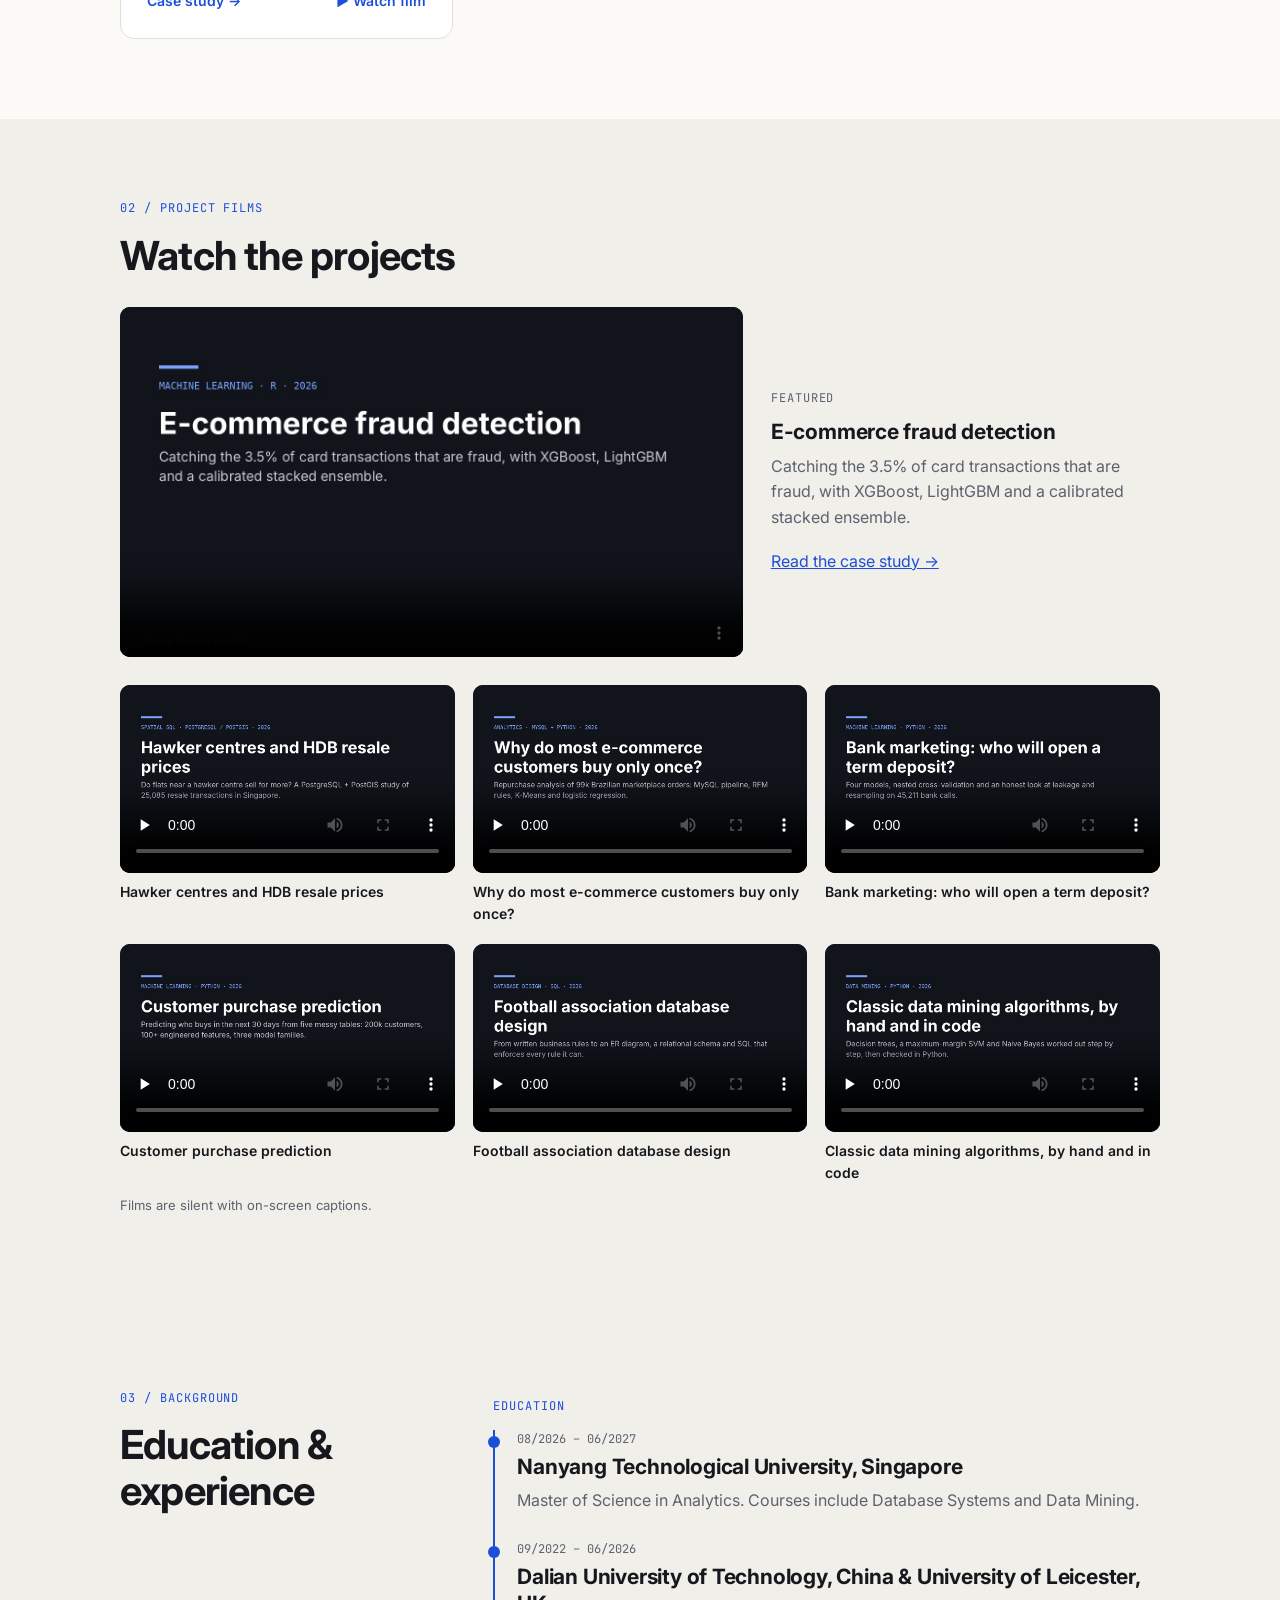
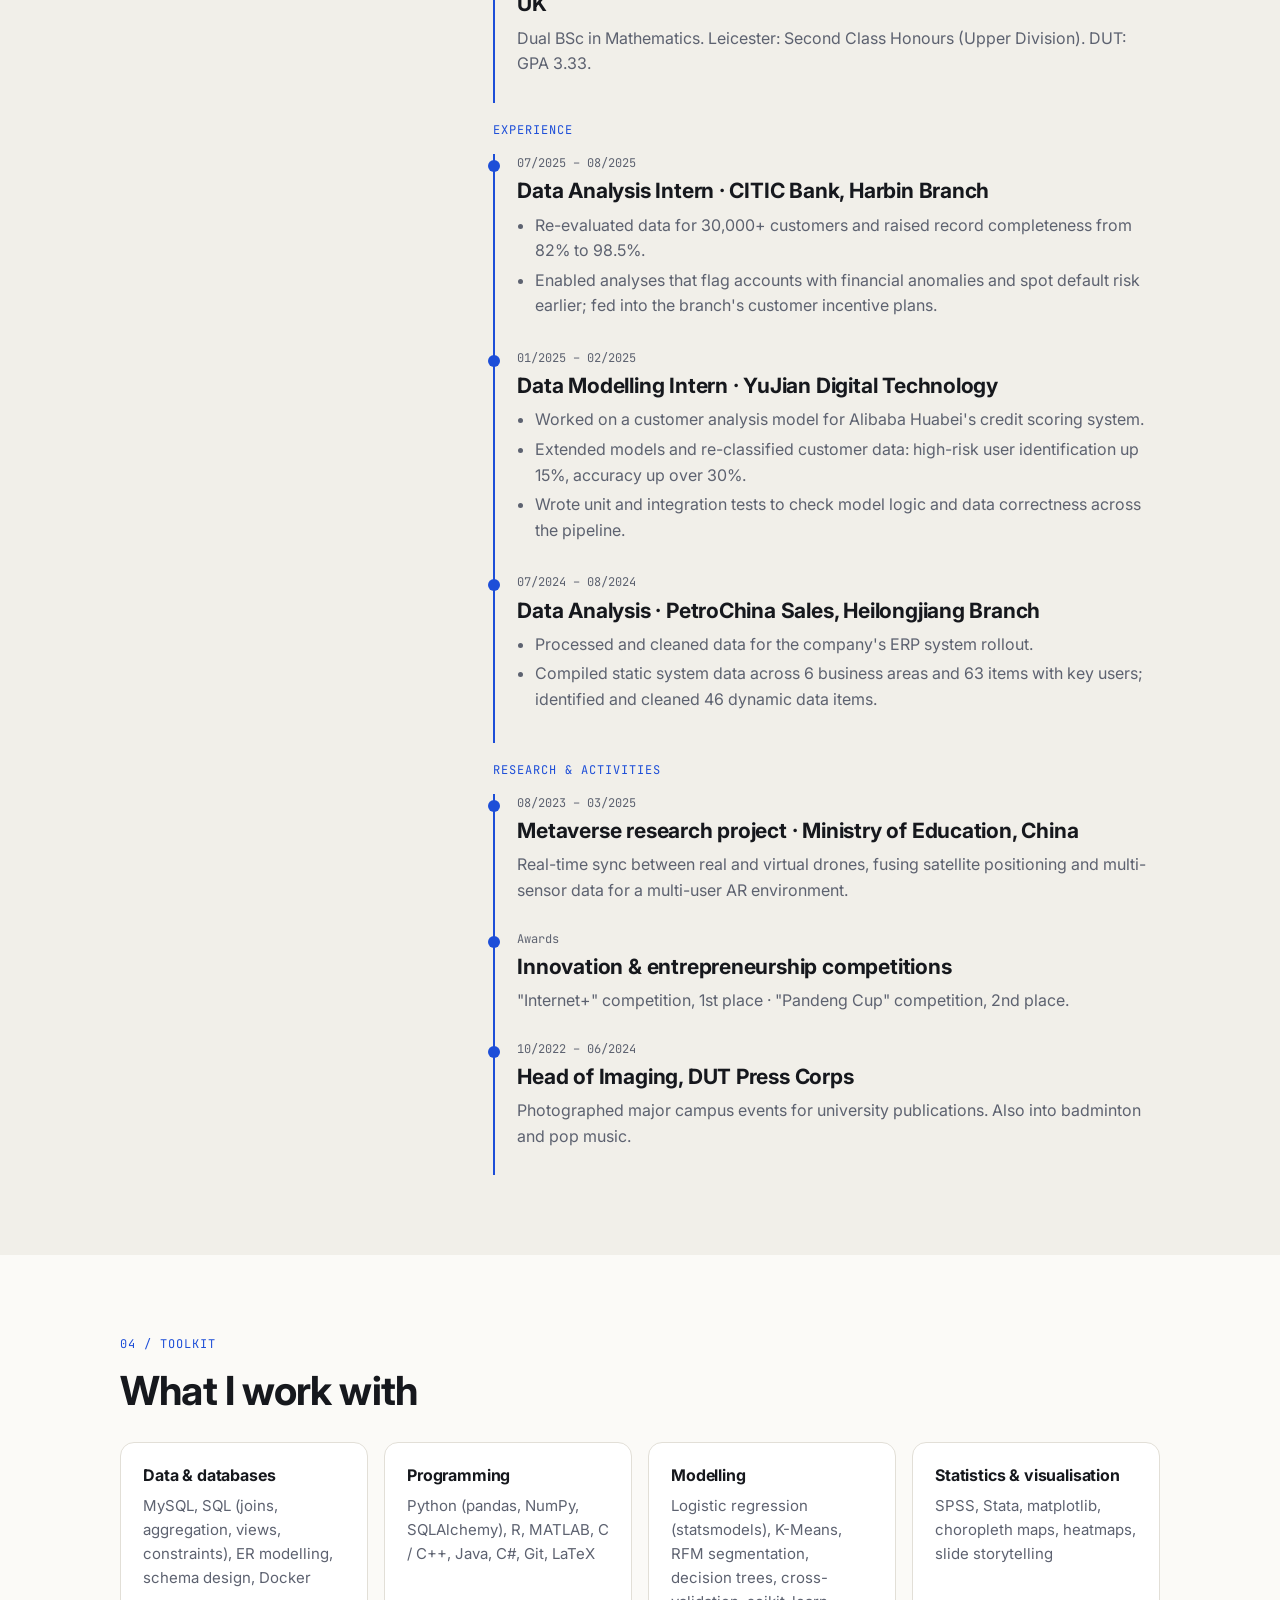
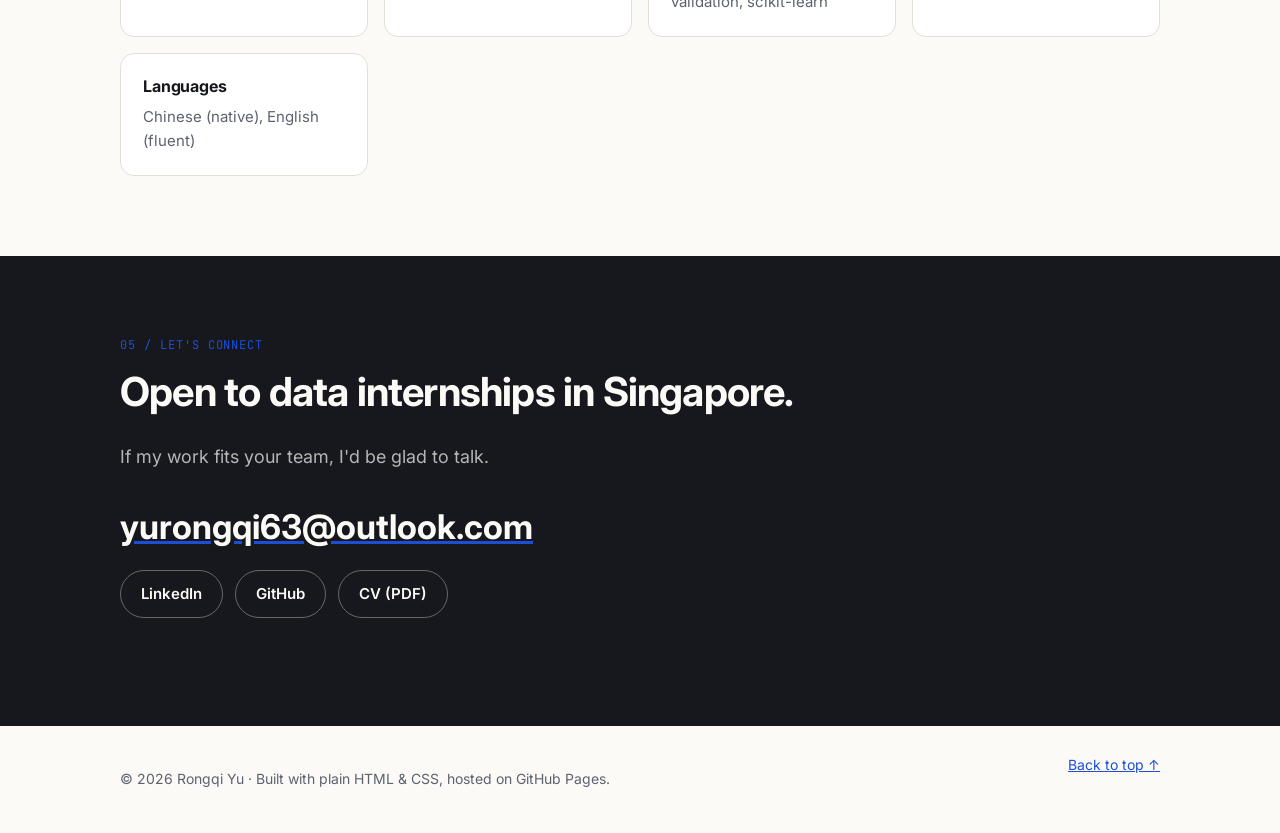
<file: portfolio-site/portfolio-site/index.html>
<!doctype html>
<html lang="en">
<head>
<meta charset="utf-8">
<meta name="viewport" content="width=device-width, initial-scale=1">
<title>Rongqi Yu · Data Analytics Portfolio</title>
<meta name="description" content="Rongqi Yu — MSc student at NTU Singapore. SQL, Python and statistical modelling for business questions.">
<meta name="theme-color" content="#1d4ed8">
<link rel="preconnect" href="https://fonts.googleapis.com">
<link rel="preconnect" href="https://fonts.gstatic.com" crossorigin>
<link href="https://fonts.googleapis.com/css2?family=Inter:wght@400;500;600;700;800&family=JetBrains+Mono:wght@500&display=swap" rel="stylesheet">
<style>
:root {
  --bg: #fbfaf7;
  --bg-alt: #f1efe9;
  --ink: #16181d;
  --muted: #5d6270;
  --line: #e2dfd7;
  --accent: #1d4ed8;
  --accent-soft: #e6ecfd;
  --card: #ffffff;
  --radius: 14px;
}
@media (prefers-color-scheme: dark) {
  :root {
    --bg: #111318;
    --bg-alt: #171a21;
    --ink: #eceef2;
    --muted: #a0a6b3;
    --line: #2a2f3a;
    --accent: #7aa2ff;
    --accent-soft: #1d2740;
    --card: #191c24;
  }
  .card-img img, .gallery img { background: #fbfaf7; }
}

* { box-sizing: border-box; }
html { scroll-behavior: smooth; }
body {
  margin: 0;
  background: var(--bg);
  color: var(--ink);
  font: 16px/1.6 Inter, system-ui, -apple-system, "Segoe UI", "PingFang SC", "Microsoft YaHei", sans-serif;
}
img { max-width: 100%; display: block; }
a { color: var(--accent); }
.wrap { max-width: 1080px; margin: 0 auto; padding: 0 20px; }

.skip { position: absolute; left: -999px; }
.skip:focus { left: 12px; top: 12px; background: var(--card); padding: 8px 12px; z-index: 10; }

/* nav */
.nav { position: sticky; top: 0; z-index: 5; background: color-mix(in srgb, var(--bg) 88%, transparent); backdrop-filter: blur(8px); border-bottom: 1px solid var(--line); }
.nav-inner { display: flex; align-items: center; justify-content: space-between; height: 60px; }
.brand { font-weight: 800; color: var(--ink); text-decoration: none; letter-spacing: -0.02em; }
.nav nav a { color: var(--muted); text-decoration: none; margin-left: 22px; font-size: 14px; font-weight: 500; }
.nav nav a:hover { color: var(--accent); }

/* hero */
.hero { padding: 88px 20px 72px; }
.kicker, .num, .label {
  font-family: "JetBrains Mono", ui-monospace, monospace;
  font-size: 12px; letter-spacing: 0.08em; text-transform: uppercase; color: var(--accent); margin: 0 0 14px;
}
h1 { font-size: clamp(34px, 6vw, 60px); line-height: 1.08; letter-spacing: -0.03em; margin: 0 0 22px; font-weight: 800; }
.accent { color: var(--accent); }
.lead { font-size: 18px; color: var(--muted); max-width: 640px; margin: 0 0 28px; }
.lead strong { color: var(--ink); }
.cta { display: flex; flex-wrap: wrap; gap: 12px; margin-bottom: 28px; }
.btn { display: inline-block; padding: 11px 20px; border-radius: 999px; border: 1px solid var(--line); background: var(--card); color: var(--ink); text-decoration: none; font-weight: 600; font-size: 15px; }
.btn:hover { border-color: var(--accent); color: var(--accent); }
.btn.primary { background: var(--accent); color: #fff; border-color: var(--accent); }
.btn.primary:hover { color: #fff; filter: brightness(1.1); }
.tags { list-style: none; padding: 0; margin: 0 0 40px; display: flex; flex-wrap: wrap; gap: 8px; }
.tags li { background: var(--accent-soft); color: var(--accent); padding: 5px 12px; border-radius: 999px; font-size: 13px; font-weight: 500; }
.stats { display: grid; grid-template-columns: repeat(3, 1fr); gap: 16px; border-top: 1px solid var(--line); padding-top: 28px; }
.stats b { display: block; font-size: 34px; letter-spacing: -0.03em; }
.stats span { color: var(--muted); font-size: 14px; }

/* sections */
.section { padding: 80px 0; }
.section.alt { background: var(--bg-alt); }
h2 { font-size: clamp(28px, 4vw, 40px); letter-spacing: -0.02em; margin: 0 0 28px; line-height: 1.15; }
h3 { margin: 0 0 8px; font-size: 21px; letter-spacing: -0.01em; line-height: 1.3; }

.filters { display: flex; flex-wrap: wrap; gap: 8px; margin-bottom: 28px; }
.chip { font: inherit; font-size: 14px; padding: 6px 14px; border-radius: 999px; border: 1px solid var(--line); background: var(--card); color: var(--muted); cursor: pointer; }
.chip.active { background: var(--ink); color: var(--bg); border-color: var(--ink); }

/* cards */
.card { background: var(--card); border: 1px solid var(--line); border-radius: var(--radius); overflow: hidden; }
.card[hidden] { display: none; }
.card-body { padding: 26px; }
.card.feature { display: grid; grid-template-columns: 0.9fr 1.1fr; margin-bottom: 20px; }
.card-img { margin: 0; background: #fbfaf7; display: flex; align-items: center; justify-content: center; padding: 18px; border-right: 1px solid var(--line); }
.label { color: var(--muted); margin-bottom: 10px; }
.sub { color: var(--muted); margin: 0 0 18px; }
.metrics { display: grid; grid-template-columns: repeat(3, 1fr); gap: 14px; margin-bottom: 18px; }
.metrics.small { grid-template-columns: repeat(auto-fit, minmax(120px, 1fr)); }
.metrics b { display: block; font-size: 24px; letter-spacing: -0.02em; color: var(--accent); line-height: 1.2; }
.metrics span { font-size: 13px; color: var(--muted); line-height: 1.4; display: block; }
.stack { list-style: none; padding: 0; margin: 0 0 16px; display: flex; flex-wrap: wrap; gap: 6px; }
.stack li { font-family: "JetBrains Mono", ui-monospace, monospace; font-size: 12px; border: 1px solid var(--line); border-radius: 6px; padding: 2px 8px; color: var(--muted); }
details { border-top: 1px solid var(--line); padding-top: 12px; }
summary { cursor: pointer; font-weight: 600; color: var(--accent); }
details ol, details ul { padding-left: 20px; color: var(--muted); font-size: 15px; }
details li { margin-bottom: 8px; }
details b { color: var(--ink); }
code { font-family: "JetBrains Mono", ui-monospace, monospace; font-size: 0.9em; background: var(--accent-soft); padding: 1px 5px; border-radius: 4px; }
.gallery { display: grid; grid-template-columns: 1fr 1fr; gap: 12px; margin-top: 12px; }
.gallery img { border: 1px solid var(--line); border-radius: 8px; }
.foot { font-size: 13px; color: var(--muted); margin: 14px 0 0; }
.grid { display: grid; grid-template-columns: repeat(3, 1fr); gap: 20px; }

/* background */
.two { display: grid; grid-template-columns: 1fr 2fr; gap: 40px; }
.timeline .item { border-left: 2px solid var(--accent); padding: 0 0 26px 22px; position: relative; }
.timeline .item::before { content: ""; position: absolute; left: -7px; top: 6px; width: 12px; height: 12px; border-radius: 50%; background: var(--accent); }
.timeline .when { font-family: "JetBrains Mono", ui-monospace, monospace; font-size: 12px; color: var(--muted); margin: 0 0 4px; }
.timeline p { margin: 0; color: var(--muted); }

/* toolkit */
.tools { display: grid; grid-template-columns: repeat(auto-fit, minmax(220px, 1fr)); gap: 16px; }
.tools > div { background: var(--card); border: 1px solid var(--line); border-radius: var(--radius); padding: 22px; }
.tools h3 { font-size: 16px; }
.tools p { margin: 0; color: var(--muted); font-size: 15px; }

/* contact */
.contact { background: var(--ink); color: var(--bg); }
.contact .num { color: var(--accent); }
.contact .lead { color: color-mix(in srgb, var(--bg) 70%, var(--ink)); }
.email a { font-size: clamp(22px, 4vw, 34px); font-weight: 700; color: var(--bg); text-decoration-color: var(--accent); }
.contact .btn { background: transparent; color: var(--bg); border-color: color-mix(in srgb, var(--bg) 35%, var(--ink)); }

.footer { display: flex; justify-content: space-between; flex-wrap: wrap; gap: 8px; padding: 28px 20px; font-size: 14px; color: var(--muted); }

@media (max-width: 860px) {
  .card.feature, .two { grid-template-columns: 1fr; }
  .card-img { border-right: 0; border-bottom: 1px solid var(--line); }
  .grid { grid-template-columns: 1fr; }
  .two { gap: 8px; }
}
@media (max-width: 560px) {
  .wrap { padding: 0 16px; }
  .nav nav a { margin-left: 12px; font-size: 13px; }
  .nav nav a[href="#toolkit"] { display: none; }
  .hero { padding: 56px 16px 48px; }
  .stats, .metrics { grid-template-columns: 1fr; }
  .gallery { grid-template-columns: 1fr; }
}
.timeline .group { font-family: "JetBrains Mono", ui-monospace, monospace; font-size: 12px; letter-spacing: 0.08em; text-transform: uppercase; color: var(--accent); margin: 8px 0 14px; }
.timeline .group:not(:first-child) { margin-top: 18px; }
.timeline ul { margin: 0; padding-left: 18px; color: var(--muted); }
.timeline li { margin-bottom: 4px; }

/* ---------- project grid on home ---------- */
.pgrid { display: grid; grid-template-columns: repeat(auto-fill, minmax(320px, 1fr)); gap: 20px; }
.pcard { display: flex; flex-direction: column; }
.pcard .card-body { display: flex; flex-direction: column; flex: 1; }
.pcard-img { display: block; aspect-ratio: 16 / 10; background: #fbfaf7; border-bottom: 1px solid var(--line); overflow: hidden; }
.pcard-img img { width: 100%; height: 100%; object-fit: contain; padding: 8px; transition: transform .3s; }
.pcard:hover .pcard-img img { transform: scale(1.03); }
.pcard h3 a { color: var(--ink); text-decoration: none; }
.pcard h3 a:hover { color: var(--accent); }
.card-links { margin-top: auto; padding-top: 12px; border-top: 1px solid var(--line); display: flex; justify-content: space-between; font-weight: 600; font-size: 14px; }
.card-links a { text-decoration: none; }

/* ---------- films ---------- */
video { width: 100%; display: block; border-radius: 10px; background: #0d1020; }
.featured-film { display: grid; grid-template-columns: 1.6fr 1fr; gap: 28px; align-items: center; margin-bottom: 28px; }
.film-grid { display: grid; grid-template-columns: repeat(auto-fill, minmax(260px, 1fr)); gap: 18px; }
.film a { display: block; margin-top: 8px; font-weight: 600; font-size: 14px; color: var(--ink); text-decoration: none; }
.film a:hover { color: var(--accent); }
.film-note { font-size: 13px; color: var(--muted); margin-top: 10px; }

/* ---------- project pages ---------- */
.p-hero { padding: 64px 20px 24px; }
.p-hero h1 { font-size: clamp(30px, 5vw, 50px); }
.p-film { padding-top: 8px; padding-bottom: 24px; }
.p-sec { padding: 56px 20px; }
.p-sec.alt { background: var(--bg-alt); padding: 56px 0; }
.prose { font-size: 18px; max-width: 780px; color: var(--ink); margin: 0; }
.steps { list-style: none; padding: 0; margin: 0; display: grid; gap: 14px; }
.steps li { display: grid; grid-template-columns: 56px 1fr; gap: 16px; background: var(--card); border: 1px solid var(--line); border-radius: var(--radius); padding: 20px; }
.step-n { font-family: "JetBrains Mono", ui-monospace, monospace; font-size: 22px; color: var(--accent); font-weight: 500; }
.steps h3 { font-size: 18px; margin-bottom: 4px; }
.steps p { margin: 0; color: var(--muted); }
.sub-h { margin: 36px 0 14px; }
.schema { display: grid; grid-template-columns: repeat(auto-fit, minmax(200px, 1fr)); gap: 14px; }
.rel { background: var(--card); border: 1px solid var(--line); border-top: 3px solid var(--accent); border-radius: 10px; padding: 14px 18px; }
.rel h4 { margin: 0 0 6px; font-size: 16px; }
.rel ul { margin: 0; padding-left: 18px; color: var(--muted); font-family: "JetBrains Mono", ui-monospace, monospace; font-size: 13px; }
pre.code { background: #11141b; color: #dfe4ee; border-radius: 12px; padding: 20px; overflow-x: auto; font-size: 13px; line-height: 1.55; }
pre.code code { background: none; padding: 0; color: inherit; }
.viz-grid { display: grid; grid-template-columns: repeat(2, 1fr); gap: 20px; }
.viz { margin: 0; background: var(--card); border: 1px solid var(--line); border-radius: var(--radius); overflow: hidden; display: flex; flex-direction: column; }
.viz a { display: block; background: #fbfaf7; padding: 10px; }
.viz img { width: 100%; height: auto; }
.viz figcaption { padding: 14px 18px; font-size: 14px; color: var(--muted); border-top: 1px solid var(--line); }
.table-wrap { overflow-x: auto; margin-bottom: 24px; }
table { border-collapse: collapse; width: 100%; background: var(--card); border: 1px solid var(--line); border-radius: 10px; font-size: 15px; }
th, td { text-align: left; padding: 11px 16px; border-bottom: 1px solid var(--line); }
th { font-size: 12px; text-transform: uppercase; letter-spacing: .06em; color: var(--muted); font-weight: 600; }
tbody tr:last-child td { border-bottom: 0; }
td:first-child { font-weight: 600; }
.takeaways { padding-left: 20px; display: grid; gap: 8px; max-width: 820px; }
.takeaways li::marker { color: var(--accent); }
.p-pager { display: flex; justify-content: space-between; gap: 16px; flex-wrap: wrap; padding-top: 24px; padding-bottom: 24px; border-top: 1px solid var(--line); font-weight: 600; }
.p-pager a { text-decoration: none; }

@media (max-width: 860px) {
  .featured-film, .viz-grid { grid-template-columns: 1fr; }
}
@media (max-width: 560px) {
  .pgrid { grid-template-columns: 1fr; }
  .steps li { grid-template-columns: 1fr; gap: 4px; }
  .p-sec { padding: 40px 16px; }
  .p-hero { padding: 40px 16px 16px; }
  .project-page .nav nav a[href="#visuals"] { display: none; }
}

</style>
</head>
<body>
<a class="skip" href="#main">Skip to content</a>

<header class="nav">
  <div class="wrap nav-inner">
    <a class="brand" href="#top">Rongqi Yu</a>
    <nav>
      <a href="#work">Work</a>
      <a href="#films">Films</a>
      <a href="#background">Background</a>
      <a href="#toolkit">Toolkit</a>
      <a href="#contact">Contact</a>
    </nav>
  </div>
</header>

<main id="main">

<!-- ============ HERO ============ -->
<section class="hero wrap" id="top">
  <p class="kicker">Data analytics · SQL · Statistical modelling</p>
  <h1>Hi, I'm Rongqi Yu.<br><span class="accent">I turn messy data into decisions.</span></h1>
  <p class="lead">
    MSc Analytics student at Nanyang Technological University, Singapore, with a
    mathematics degree from Dalian University of Technology and the University of Leicester.
    Three data internships in banking, credit scoring and energy. I build end-to-end
    pipelines, from raw data to a database to a model, and explain what the numbers mean
    for the business. Looking for a <strong>data analyst / data science internship</strong>.
  </p>
  <div class="cta">
    <a class="btn primary" href="#work">See my projects</a>
    <a class="btn" href="assets/Yu_Rongqi_CV.pdf" target="_blank" rel="noopener">Download CV</a>
  </div>
  <ul class="tags">
    <li>Fraud &amp; risk modelling</li>
    <li>XGBoost · LightGBM</li>
    <li>SQL · MySQL · PostgreSQL/PostGIS</li>
    <li>Python · R</li>
    <li>Leakage-safe validation</li>
    <li>Data visualisation</li>
  </ul>
  <div class="stats">
    <div><b>7</b><span>end-to-end data projects, each with a short film</span></div>
    <div><b>30k+</b><span>bank customer records cleaned, completeness 82% → 98.5%</span></div>
    <div><b>3</b><span>data internships: banking, fintech, energy</span></div>
  </div>
</section>

<!-- ============ WORK ============ -->
<section class="section" id="work">
  <div class="wrap">
    <p class="num">01 / Selected work</p>
    <h2>7 projects, each with process, visuals, results and a short film</h2>
    <div class="filters" role="group" aria-label="Filter projects">
      <button class="chip active" data-filter="all">All</button>
      <button class="chip" data-filter="ml">Machine learning</button>
      <button class="chip" data-filter="db">Databases &amp; SQL</button>
    </div>
    <div class="pgrid">
      <article class="card pcard" data-cat="ml">
        <a class="pcard-img" href="projects/fraud.html"><img src="assets/img/fraud/model_comparison.png" alt="" loading="lazy"></a>
        <div class="card-body">
          <p class="label">Machine learning · R · 2026</p>
          <h3><a href="projects/fraud.html">E-commerce fraud detection</a></h3>
          <p class="sub">Catching the 3.5% of card transactions that are fraud, with XGBoost, LightGBM and a calibrated stacked ensemble.</p>
          <div class="metrics small"><div><b>0.9228</b><span>ROC-AUC of the stacked ensemble on the time-ordered holdout</span></div></div>
          <ul class="stack"><li>R</li><li>data.table</li><li>XGBoost</li><li>LightGBM</li><li>CatBoost</li><li>pROC / PRROC</li><li>doParallel</li></ul>
          <div class="card-links"><a href="projects/fraud.html">Case study →</a><a href="projects/fraud.html#top" class="film-link" data-film="fraud">▶ Watch film</a></div>
        </div>
      </article><article class="card pcard" data-cat="db">
        <a class="pcard-img" href="projects/hawker.html"><img src="assets/img/hawker/hawker_map.png" alt="" loading="lazy"></a>
        <div class="card-body">
          <p class="label">Spatial SQL · PostgreSQL / PostGIS · 2026</p>
          <h3><a href="projects/hawker.html">Hawker centres and HDB resale prices</a></h3>
          <p class="sub">Do flats near a hawker centre sell for more? A PostgreSQL + PostGIS study of 25,085 resale transactions in Singapore.</p>
          <div class="metrics small"><div><b>−0.33%</b><span>resale price per extra 100 m from the nearest hawker centre</span></div></div>
          <ul class="stack"><li>PostgreSQL</li><li>PostGIS</li><li>SQL</li><li>OneMap API</li><li>Python</li><li>matplotlib</li><li>WSL Ubuntu</li></ul>
          <div class="card-links"><a href="projects/hawker.html">Case study →</a><a href="projects/hawker.html#top" class="film-link" data-film="hawker">▶ Watch film</a></div>
        </div>
      </article><article class="card pcard" data-cat="db ml">
        <a class="pcard-img" href="projects/olist.html"><img src="assets/img/olist/fig6_map_delay_rate.png" alt="" loading="lazy"></a>
        <div class="card-body">
          <p class="label">Analytics · MySQL + Python · 2026</p>
          <h3><a href="projects/olist.html">Why do most e-commerce customers buy only once?</a></h3>
          <p class="sub">Repurchase analysis of 99k Brazilian marketplace orders: MySQL pipeline, RFM rules, K-Means and logistic regression.</p>
          <div class="metrics small"><div><b>3.8%</b><span>of 62,299 first-time buyers came back</span></div></div>
          <ul class="stack"><li>MySQL 8</li><li>Docker</li><li>SQL views</li><li>Python</li><li>pandas</li><li>statsmodels</li><li>scikit-learn</li><li>GeoPandas</li></ul>
          <div class="card-links"><a href="projects/olist.html">Case study →</a><a href="projects/olist.html#top" class="film-link" data-film="olist">▶ Watch film</a></div>
        </div>
      </article><article class="card pcard" data-cat="ml">
        <a class="pcard-img" href="projects/bank.html"><img src="assets/img/bank/mcc_comparison.png" alt="" loading="lazy"></a>
        <div class="card-body">
          <p class="label">Machine learning · Python · 2026</p>
          <h3><a href="projects/bank.html">Bank marketing: who will open a term deposit?</a></h3>
          <p class="sub">Four models, nested cross-validation and an honest look at leakage and resampling on 45,211 bank calls.</p>
          <div class="metrics small"><div><b>0.424</b><span>MCC of XGBoost, the best model</span></div></div>
          <ul class="stack"><li>Python</li><li>scikit-learn</li><li>XGBoost</li><li>imbalanced-learn</li><li>pandas</li><li>matplotlib</li></ul>
          <div class="card-links"><a href="projects/bank.html">Case study →</a><a href="projects/bank.html#top" class="film-link" data-film="bank">▶ Watch film</a></div>
        </div>
      </article><article class="card pcard" data-cat="ml">
        <a class="pcard-img" href="projects/purchase.html"><img src="assets/img/purchase/model_comparison.png" alt="" loading="lazy"></a>
        <div class="card-body">
          <p class="label">Machine learning · Python · 2026</p>
          <h3><a href="projects/purchase.html">Customer purchase prediction</a></h3>
          <p class="sub">Predicting who buys in the next 30 days from five messy tables: 200k customers, 100+ engineered features, three model families.</p>
          <div class="metrics small"><div><b>0.6168</b><span>5-fold ROC-AUC, XGBoost + LR stack</span></div></div>
          <ul class="stack"><li>Python</li><li>pandas</li><li>scikit-learn</li><li>XGBoost</li><li>LinearSVC</li><li>MLP</li></ul>
          <div class="card-links"><a href="projects/purchase.html">Case study →</a><a href="projects/purchase.html#top" class="film-link" data-film="purchase">▶ Watch film</a></div>
        </div>
      </article><article class="card pcard" data-cat="db">
        <a class="pcard-img" href="projects/football.html"><img src="assets/img/football/er_diagram.png" alt="" loading="lazy"></a>
        <div class="card-body">
          <p class="label">Database design · SQL · 2026</p>
          <h3><a href="projects/football.html">Football association database design</a></h3>
          <p class="sub">From written business rules to an ER diagram, a relational schema and SQL that enforces every rule it can.</p>
          <div class="metrics small"><div><b>3</b><span>entity types: Player, Club, Stakeholder (weak)</span></div></div>
          <ul class="stack"><li>ER modelling</li><li>Relational schema</li><li>SQL DDL</li><li>Constraints</li><li>LaTeX / TikZ</li></ul>
          <div class="card-links"><a href="projects/football.html">Case study →</a><a href="projects/football.html#top" class="film-link" data-film="football">▶ Watch film</a></div>
        </div>
      </article><article class="card pcard" data-cat="ml">
        <a class="pcard-img" href="projects/algorithms.html"><img src="assets/img/algorithms/svm_hyperplane.png" alt="" loading="lazy"></a>
        <div class="card-body">
          <p class="label">Data mining · Python · 2026</p>
          <h3><a href="projects/algorithms.html">Classic data mining algorithms, by hand and in code</a></h3>
          <p class="sub">Decision trees, a maximum-margin SVM and Naive Bayes worked out step by step, then checked in Python.</p>
          <div class="metrics small"><div><b>0.70 bits</b><span>information gain of the first split</span></div></div>
          <ul class="stack"><li>Python</li><li>NumPy</li><li>pandas</li><li>scikit-learn</li><li>matplotlib</li></ul>
          <div class="card-links"><a href="projects/algorithms.html">Case study →</a><a href="projects/algorithms.html#top" class="film-link" data-film="algorithms">▶ Watch film</a></div>
        </div>
      </article>
    </div>
  </div>
</section>

<!-- ============ FILMS ============ -->
<section class="section alt" id="films">
  <div class="wrap">
    <p class="num">02 / Project films</p>
    <h2>Watch the projects</h2>
    <div class="featured-film">
      <video controls preload="metadata" poster="assets/video/fraud.jpg" playsinline><source src="assets/video/fraud.mp4" type="video/mp4"></video>
      <div><p class="label">Featured</p><h3>E-commerce fraud detection</h3><p class="sub">Catching the 3.5% of card transactions that are fraud, with XGBoost, LightGBM and a calibrated stacked ensemble.</p><a href="projects/fraud.html">Read the case study →</a></div>
    </div>
    <div class="film-grid">
      <div class="film"><video controls preload="none" poster="assets/video/hawker.jpg" playsinline><source src="assets/video/hawker.mp4" type="video/mp4"></video><a href="projects/hawker.html">Hawker centres and HDB resale prices</a></div><div class="film"><video controls preload="none" poster="assets/video/olist.jpg" playsinline><source src="assets/video/olist.mp4" type="video/mp4"></video><a href="projects/olist.html">Why do most e-commerce customers buy only once?</a></div><div class="film"><video controls preload="none" poster="assets/video/bank.jpg" playsinline><source src="assets/video/bank.mp4" type="video/mp4"></video><a href="projects/bank.html">Bank marketing: who will open a term deposit?</a></div><div class="film"><video controls preload="none" poster="assets/video/purchase.jpg" playsinline><source src="assets/video/purchase.mp4" type="video/mp4"></video><a href="projects/purchase.html">Customer purchase prediction</a></div><div class="film"><video controls preload="none" poster="assets/video/football.jpg" playsinline><source src="assets/video/football.mp4" type="video/mp4"></video><a href="projects/football.html">Football association database design</a></div><div class="film"><video controls preload="none" poster="assets/video/algorithms.jpg" playsinline><source src="assets/video/algorithms.mp4" type="video/mp4"></video><a href="projects/algorithms.html">Classic data mining algorithms, by hand and in code</a></div>
    </div>
    <p class="film-note">Films are silent with on-screen captions.</p>
  </div>
</section>

<!-- ============ BACKGROUND ============ -->
<section class="section alt" id="background">
  <div class="wrap two">
    <div>
      <p class="num">03 / Background</p>
      <h2>Education &amp; experience</h2>
    </div>
    <div class="timeline">
      <p class="group">Education</p>
      <div class="item">
        <p class="when">08/2026 – 06/2027</p>
        <h3>Nanyang Technological University, Singapore</h3>
        <p>Master of Science in Analytics. Courses include Database Systems and Data Mining.</p>
      </div>
      <div class="item">
        <p class="when">09/2022 – 06/2026</p>
        <h3>Dalian University of Technology, China &amp; University of Leicester, UK</h3>
        <p>Dual BSc in Mathematics. Leicester: Second Class Honours (Upper Division). DUT: GPA 3.33.</p>
      </div>
      <p class="group">Experience</p>
      <div class="item">
        <p class="when">07/2025 – 08/2025</p>
        <h3>Data Analysis Intern · CITIC Bank, Harbin Branch</h3>
        <ul>
          <li>Re-evaluated data for 30,000+ customers and raised record completeness from 82% to 98.5%.</li>
          <li>Enabled analyses that flag accounts with financial anomalies and spot default risk earlier; fed into the branch's customer incentive plans.</li>
        </ul>
      </div>
      <div class="item">
        <p class="when">01/2025 – 02/2025</p>
        <h3>Data Modelling Intern · YuJian Digital Technology</h3>
        <ul>
          <li>Worked on a customer analysis model for Alibaba Huabei's credit scoring system.</li>
          <li>Extended models and re-classified customer data: high-risk user identification up 15%, accuracy up over 30%.</li>
          <li>Wrote unit and integration tests to check model logic and data correctness across the pipeline.</li>
        </ul>
      </div>
      <div class="item">
        <p class="when">07/2024 – 08/2024</p>
        <h3>Data Analysis · PetroChina Sales, Heilongjiang Branch</h3>
        <ul>
          <li>Processed and cleaned data for the company's ERP system rollout.</li>
          <li>Compiled static system data across 6 business areas and 63 items with key users; identified and cleaned 46 dynamic data items.</li>
        </ul>
      </div>
      <p class="group">Research &amp; activities</p>
      <div class="item">
        <p class="when">08/2023 – 03/2025</p>
        <h3>Metaverse research project · Ministry of Education, China</h3>
        <p>Real-time sync between real and virtual drones, fusing satellite positioning and multi-sensor data for a multi-user AR environment.</p>
      </div>
      <div class="item">
        <p class="when">Awards</p>
        <h3>Innovation &amp; entrepreneurship competitions</h3>
        <p>"Internet+" competition, 1st place · "Pandeng Cup" competition, 2nd place.</p>
      </div>
      <div class="item">
        <p class="when">10/2022 – 06/2024</p>
        <h3>Head of Imaging, DUT Press Corps</h3>
        <p>Photographed major campus events for university publications. Also into badminton and pop music.</p>
      </div>
    </div>
  </div>
</section>

<!-- ============ TOOLKIT ============ -->
<section class="section" id="toolkit">
  <div class="wrap">
    <p class="num">04 / Toolkit</p>
    <h2>What I work with</h2>
    <div class="tools">
      <div><h3>Data &amp; databases</h3><p>MySQL, SQL (joins, aggregation, views, constraints), ER modelling, schema design, Docker</p></div>
      <div><h3>Programming</h3><p>Python (pandas, NumPy, SQLAlchemy), R, MATLAB, C / C++, Java, C#, Git, LaTeX</p></div>
      <div><h3>Modelling</h3><p>Logistic regression (statsmodels), K-Means, RFM segmentation, decision trees, cross-validation, scikit-learn</p></div>
      <div><h3>Statistics &amp; visualisation</h3><p>SPSS, Stata, matplotlib, choropleth maps, heatmaps, slide storytelling</p></div>
      <div><h3>Languages</h3><p>Chinese (native), English (fluent)</p></div>
    </div>
  </div>
</section>

<!-- ============ CONTACT ============ -->
<section class="section contact" id="contact">
  <div class="wrap">
    <p class="num">05 / Let's connect</p>
    <h2>Open to data internships in Singapore.</h2>
    <p class="lead">If my work fits your team, I'd be glad to talk.</p>
    <p class="email"><a href="mailto:yurongqi63@outlook.com">yurongqi63@outlook.com</a></p>
    <div class="cta">
      <a class="btn" href="https://www.linkedin.com/search/results/people/?keywords=Rongqi%20Yu%20Nanyang%20Technological%20University" target="_blank" rel="noopener">LinkedIn</a>
      <a class="btn" href="https://github.com/yuromhqi63" target="_blank" rel="noopener">GitHub</a>
      <a class="btn" href="assets/Yu_Rongqi_CV.pdf" target="_blank" rel="noopener">CV (PDF)</a>
    </div>
  </div>
</section>

</main>

<footer class="wrap footer">
  <p>© 2026 Rongqi Yu · Built with plain HTML &amp; CSS, hosted on GitHub Pages.</p>
  <a href="#top">Back to top ↑</a>
</footer>

<script>
  document.querySelectorAll('.chip').forEach(function (chip) {
    chip.addEventListener('click', function () {
      document.querySelectorAll('.chip').forEach(function (c) { c.classList.remove('active'); });
      chip.classList.add('active');
      var f = chip.dataset.filter;
      document.querySelectorAll('#work .card').forEach(function (card) {
        card.hidden = !(f === 'all' || card.dataset.cat.split(' ').indexOf(f) !== -1);
      });
    });
  });
</script>
</body>
</html>
</file>
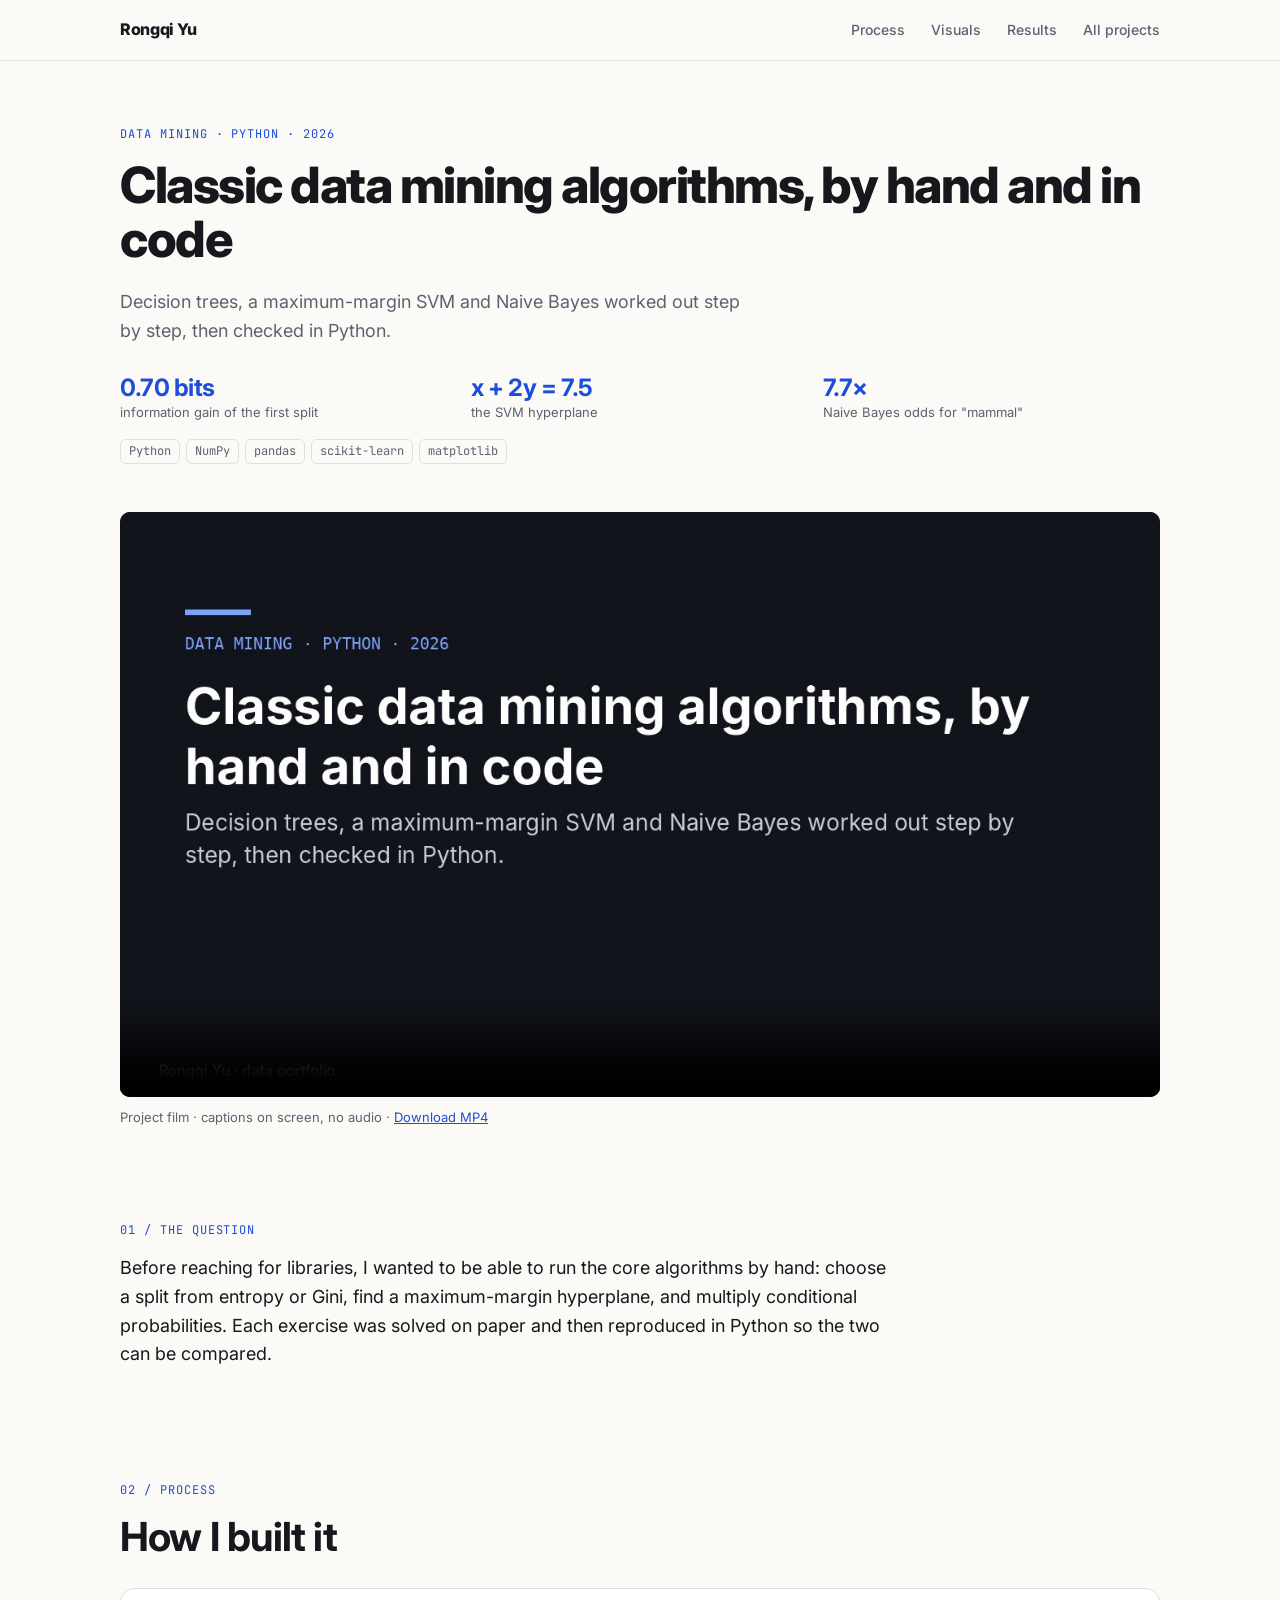
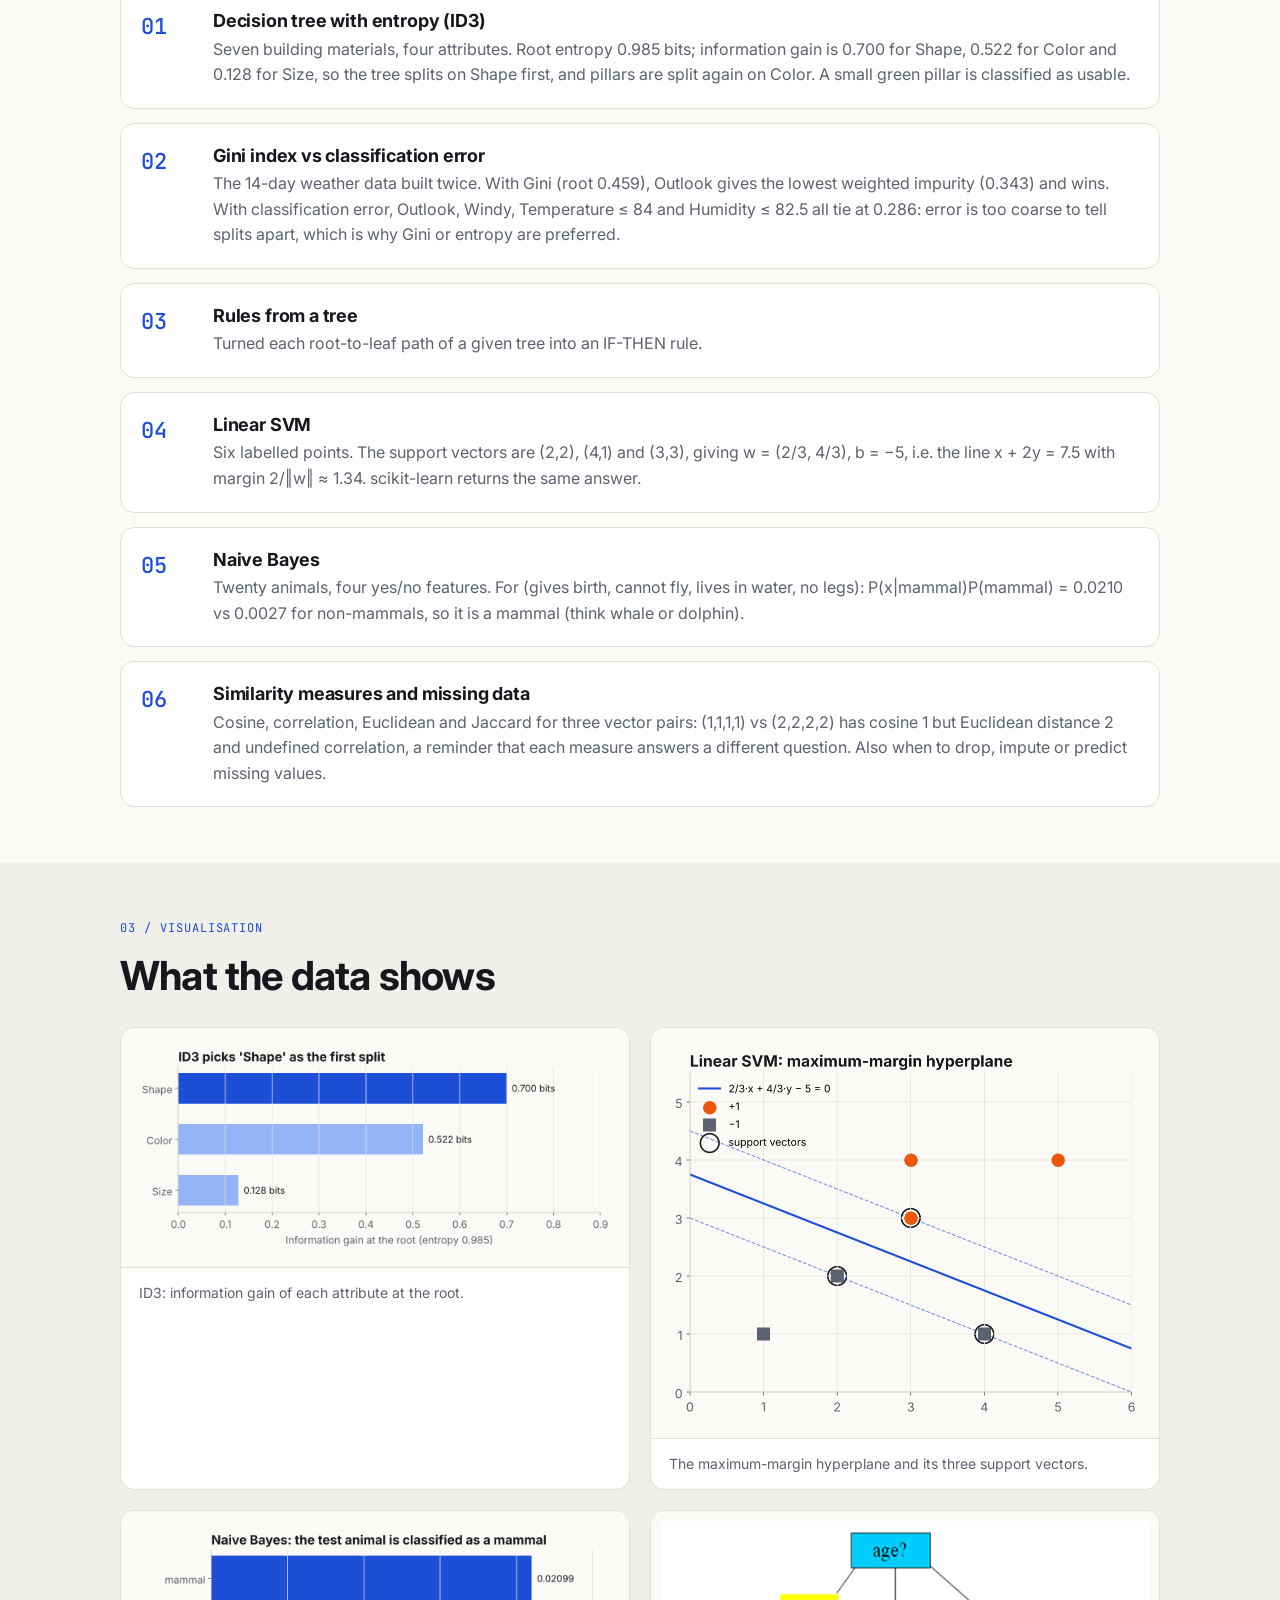
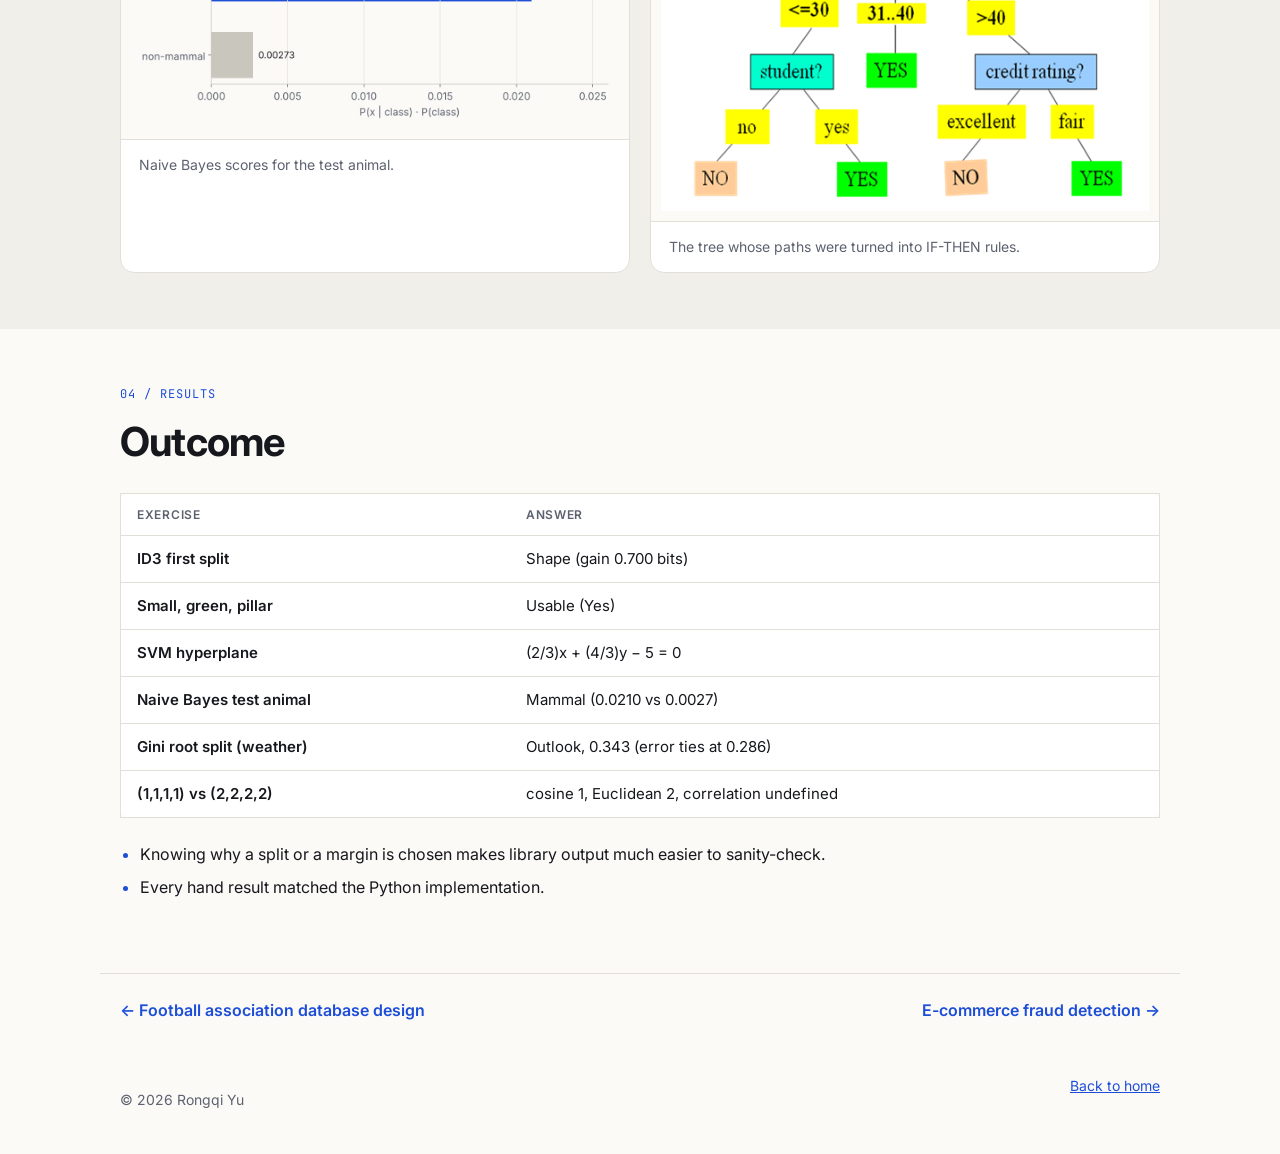
<file: projects/algorithms.html>
<!doctype html>
<html lang="en">
<head>
<meta charset="utf-8">
<meta name="viewport" content="width=device-width, initial-scale=1">
<title>Classic data mining algorithms, by hand and in code · Rongqi Yu</title>
<meta name="description" content="Decision trees, a maximum-margin SVM and Naive Bayes worked out step by step, then checked in Python.">
<link rel="preconnect" href="https://fonts.googleapis.com">
<link rel="preconnect" href="https://fonts.gstatic.com" crossorigin>
<link href="https://fonts.googleapis.com/css2?family=Inter:wght@400;500;600;700;800&family=JetBrains+Mono:wght@500&display=swap" rel="stylesheet">
<style>
:root {
  --bg: #fbfaf7;
  --bg-alt: #f1efe9;
  --ink: #16181d;
  --muted: #5d6270;
  --line: #e2dfd7;
  --accent: #1d4ed8;
  --accent-soft: #e6ecfd;
  --card: #ffffff;
  --radius: 14px;
}
@media (prefers-color-scheme: dark) {
  :root {
    --bg: #111318;
    --bg-alt: #171a21;
    --ink: #eceef2;
    --muted: #a0a6b3;
    --line: #2a2f3a;
    --accent: #7aa2ff;
    --accent-soft: #1d2740;
    --card: #191c24;
  }
  .card-img img, .gallery img { background: #fbfaf7; }
}

* { box-sizing: border-box; }
html { scroll-behavior: smooth; }
body {
  margin: 0;
  background: var(--bg);
  color: var(--ink);
  font: 16px/1.6 Inter, system-ui, -apple-system, "Segoe UI", "PingFang SC", "Microsoft YaHei", sans-serif;
}
img { max-width: 100%; display: block; }
a { color: var(--accent); }
.wrap { max-width: 1080px; margin: 0 auto; padding: 0 20px; }

.skip { position: absolute; left: -999px; }
.skip:focus { left: 12px; top: 12px; background: var(--card); padding: 8px 12px; z-index: 10; }

/* nav */
.nav { position: sticky; top: 0; z-index: 5; background: color-mix(in srgb, var(--bg) 88%, transparent); backdrop-filter: blur(8px); border-bottom: 1px solid var(--line); }
.nav-inner { display: flex; align-items: center; justify-content: space-between; height: 60px; }
.brand { font-weight: 800; color: var(--ink); text-decoration: none; letter-spacing: -0.02em; }
.nav nav a { color: var(--muted); text-decoration: none; margin-left: 22px; font-size: 14px; font-weight: 500; }
.nav nav a:hover { color: var(--accent); }

/* hero */
.hero { padding: 88px 20px 72px; }
.kicker, .num, .label {
  font-family: "JetBrains Mono", ui-monospace, monospace;
  font-size: 12px; letter-spacing: 0.08em; text-transform: uppercase; color: var(--accent); margin: 0 0 14px;
}
h1 { font-size: clamp(34px, 6vw, 60px); line-height: 1.08; letter-spacing: -0.03em; margin: 0 0 22px; font-weight: 800; }
.accent { color: var(--accent); }
.lead { font-size: 18px; color: var(--muted); max-width: 640px; margin: 0 0 28px; }
.lead strong { color: var(--ink); }
.cta { display: flex; flex-wrap: wrap; gap: 12px; margin-bottom: 28px; }
.btn { display: inline-block; padding: 11px 20px; border-radius: 999px; border: 1px solid var(--line); background: var(--card); color: var(--ink); text-decoration: none; font-weight: 600; font-size: 15px; }
.btn:hover { border-color: var(--accent); color: var(--accent); }
.btn.primary { background: var(--accent); color: #fff; border-color: var(--accent); }
.btn.primary:hover { color: #fff; filter: brightness(1.1); }
.tags { list-style: none; padding: 0; margin: 0 0 40px; display: flex; flex-wrap: wrap; gap: 8px; }
.tags li { background: var(--accent-soft); color: var(--accent); padding: 5px 12px; border-radius: 999px; font-size: 13px; font-weight: 500; }
.stats { display: grid; grid-template-columns: repeat(3, 1fr); gap: 16px; border-top: 1px solid var(--line); padding-top: 28px; }
.stats b { display: block; font-size: 34px; letter-spacing: -0.03em; }
.stats span { color: var(--muted); font-size: 14px; }

/* sections */
.section { padding: 80px 0; }
.section.alt { background: var(--bg-alt); }
h2 { font-size: clamp(28px, 4vw, 40px); letter-spacing: -0.02em; margin: 0 0 28px; line-height: 1.15; }
h3 { margin: 0 0 8px; font-size: 21px; letter-spacing: -0.01em; line-height: 1.3; }

.filters { display: flex; flex-wrap: wrap; gap: 8px; margin-bottom: 28px; }
.chip { font: inherit; font-size: 14px; padding: 6px 14px; border-radius: 999px; border: 1px solid var(--line); background: var(--card); color: var(--muted); cursor: pointer; }
.chip.active { background: var(--ink); color: var(--bg); border-color: var(--ink); }

/* cards */
.card { background: var(--card); border: 1px solid var(--line); border-radius: var(--radius); overflow: hidden; }
.card[hidden] { display: none; }
.card-body { padding: 26px; }
.card.feature { display: grid; grid-template-columns: 0.9fr 1.1fr; margin-bottom: 20px; }
.card-img { margin: 0; background: #fbfaf7; display: flex; align-items: center; justify-content: center; padding: 18px; border-right: 1px solid var(--line); }
.label { color: var(--muted); margin-bottom: 10px; }
.sub { color: var(--muted); margin: 0 0 18px; }
.metrics { display: grid; grid-template-columns: repeat(3, 1fr); gap: 14px; margin-bottom: 18px; }
.metrics.small { grid-template-columns: repeat(auto-fit, minmax(120px, 1fr)); }
.metrics b { display: block; font-size: 24px; letter-spacing: -0.02em; color: var(--accent); line-height: 1.2; }
.metrics span { font-size: 13px; color: var(--muted); line-height: 1.4; display: block; }
.stack { list-style: none; padding: 0; margin: 0 0 16px; display: flex; flex-wrap: wrap; gap: 6px; }
.stack li { font-family: "JetBrains Mono", ui-monospace, monospace; font-size: 12px; border: 1px solid var(--line); border-radius: 6px; padding: 2px 8px; color: var(--muted); }
details { border-top: 1px solid var(--line); padding-top: 12px; }
summary { cursor: pointer; font-weight: 600; color: var(--accent); }
details ol, details ul { padding-left: 20px; color: var(--muted); font-size: 15px; }
details li { margin-bottom: 8px; }
details b { color: var(--ink); }
code { font-family: "JetBrains Mono", ui-monospace, monospace; font-size: 0.9em; background: var(--accent-soft); padding: 1px 5px; border-radius: 4px; }
.gallery { display: grid; grid-template-columns: 1fr 1fr; gap: 12px; margin-top: 12px; }
.gallery img { border: 1px solid var(--line); border-radius: 8px; }
.foot { font-size: 13px; color: var(--muted); margin: 14px 0 0; }
.grid { display: grid; grid-template-columns: repeat(3, 1fr); gap: 20px; }

/* background */
.two { display: grid; grid-template-columns: 1fr 2fr; gap: 40px; }
.timeline .item { border-left: 2px solid var(--accent); padding: 0 0 26px 22px; position: relative; }
.timeline .item::before { content: ""; position: absolute; left: -7px; top: 6px; width: 12px; height: 12px; border-radius: 50%; background: var(--accent); }
.timeline .when { font-family: "JetBrains Mono", ui-monospace, monospace; font-size: 12px; color: var(--muted); margin: 0 0 4px; }
.timeline p { margin: 0; color: var(--muted); }

/* toolkit */
.tools { display: grid; grid-template-columns: repeat(auto-fit, minmax(220px, 1fr)); gap: 16px; }
.tools > div { background: var(--card); border: 1px solid var(--line); border-radius: var(--radius); padding: 22px; }
.tools h3 { font-size: 16px; }
.tools p { margin: 0; color: var(--muted); font-size: 15px; }

/* contact */
.contact { background: var(--ink); color: var(--bg); }
.contact .num { color: var(--accent); }
.contact .lead { color: color-mix(in srgb, var(--bg) 70%, var(--ink)); }
.email a { font-size: clamp(22px, 4vw, 34px); font-weight: 700; color: var(--bg); text-decoration-color: var(--accent); }
.contact .btn { background: transparent; color: var(--bg); border-color: color-mix(in srgb, var(--bg) 35%, var(--ink)); }

.footer { display: flex; justify-content: space-between; flex-wrap: wrap; gap: 8px; padding: 28px 20px; font-size: 14px; color: var(--muted); }

@media (max-width: 860px) {
  .card.feature, .two { grid-template-columns: 1fr; }
  .card-img { border-right: 0; border-bottom: 1px solid var(--line); }
  .grid { grid-template-columns: 1fr; }
  .two { gap: 8px; }
}
@media (max-width: 560px) {
  .wrap { padding: 0 16px; }
  .nav nav a { margin-left: 12px; font-size: 13px; }
  .nav nav a[href="#toolkit"] { display: none; }
  .hero { padding: 56px 16px 48px; }
  .stats, .metrics { grid-template-columns: 1fr; }
  .gallery { grid-template-columns: 1fr; }
}
.timeline .group { font-family: "JetBrains Mono", ui-monospace, monospace; font-size: 12px; letter-spacing: 0.08em; text-transform: uppercase; color: var(--accent); margin: 8px 0 14px; }
.timeline .group:not(:first-child) { margin-top: 18px; }
.timeline ul { margin: 0; padding-left: 18px; color: var(--muted); }
.timeline li { margin-bottom: 4px; }

/* ---------- project grid on home ---------- */
.pgrid { display: grid; grid-template-columns: repeat(auto-fill, minmax(320px, 1fr)); gap: 20px; }
.pcard { display: flex; flex-direction: column; }
.pcard .card-body { display: flex; flex-direction: column; flex: 1; }
.pcard-img { display: block; aspect-ratio: 16 / 10; background: #fbfaf7; border-bottom: 1px solid var(--line); overflow: hidden; }
.pcard-img img { width: 100%; height: 100%; object-fit: contain; padding: 8px; transition: transform .3s; }
.pcard:hover .pcard-img img { transform: scale(1.03); }
.pcard h3 a { color: var(--ink); text-decoration: none; }
.pcard h3 a:hover { color: var(--accent); }
.card-links { margin-top: auto; padding-top: 12px; border-top: 1px solid var(--line); display: flex; justify-content: space-between; font-weight: 600; font-size: 14px; }
.card-links a { text-decoration: none; }

/* ---------- films ---------- */
video { width: 100%; display: block; border-radius: 10px; background: #0d1020; }
.featured-film { display: grid; grid-template-columns: 1.6fr 1fr; gap: 28px; align-items: center; margin-bottom: 28px; }
.film-grid { display: grid; grid-template-columns: repeat(auto-fill, minmax(260px, 1fr)); gap: 18px; }
.film a { display: block; margin-top: 8px; font-weight: 600; font-size: 14px; color: var(--ink); text-decoration: none; }
.film a:hover { color: var(--accent); }
.film-note { font-size: 13px; color: var(--muted); margin-top: 10px; }

/* ---------- project pages ---------- */
.p-hero { padding: 64px 20px 24px; }
.p-hero h1 { font-size: clamp(30px, 5vw, 50px); }
.p-film { padding-top: 8px; padding-bottom: 24px; }
.p-sec { padding: 56px 20px; }
.p-sec.alt { background: var(--bg-alt); padding: 56px 0; }
.prose { font-size: 18px; max-width: 780px; color: var(--ink); margin: 0; }
.steps { list-style: none; padding: 0; margin: 0; display: grid; gap: 14px; }
.steps li { display: grid; grid-template-columns: 56px 1fr; gap: 16px; background: var(--card); border: 1px solid var(--line); border-radius: var(--radius); padding: 20px; }
.step-n { font-family: "JetBrains Mono", ui-monospace, monospace; font-size: 22px; color: var(--accent); font-weight: 500; }
.steps h3 { font-size: 18px; margin-bottom: 4px; }
.steps p { margin: 0; color: var(--muted); }
.sub-h { margin: 36px 0 14px; }
.schema { display: grid; grid-template-columns: repeat(auto-fit, minmax(200px, 1fr)); gap: 14px; }
.rel { background: var(--card); border: 1px solid var(--line); border-top: 3px solid var(--accent); border-radius: 10px; padding: 14px 18px; }
.rel h4 { margin: 0 0 6px; font-size: 16px; }
.rel ul { margin: 0; padding-left: 18px; color: var(--muted); font-family: "JetBrains Mono", ui-monospace, monospace; font-size: 13px; }
pre.code { background: #11141b; color: #dfe4ee; border-radius: 12px; padding: 20px; overflow-x: auto; font-size: 13px; line-height: 1.55; }
pre.code code { background: none; padding: 0; color: inherit; }
.viz-grid { display: grid; grid-template-columns: repeat(2, 1fr); gap: 20px; }
.viz { margin: 0; background: var(--card); border: 1px solid var(--line); border-radius: var(--radius); overflow: hidden; display: flex; flex-direction: column; }
.viz a { display: block; background: #fbfaf7; padding: 10px; }
.viz img { width: 100%; height: auto; }
.viz figcaption { padding: 14px 18px; font-size: 14px; color: var(--muted); border-top: 1px solid var(--line); }
.table-wrap { overflow-x: auto; margin-bottom: 24px; }
table { border-collapse: collapse; width: 100%; background: var(--card); border: 1px solid var(--line); border-radius: 10px; font-size: 15px; }
th, td { text-align: left; padding: 11px 16px; border-bottom: 1px solid var(--line); }
th { font-size: 12px; text-transform: uppercase; letter-spacing: .06em; color: var(--muted); font-weight: 600; }
tbody tr:last-child td { border-bottom: 0; }
td:first-child { font-weight: 600; }
.takeaways { padding-left: 20px; display: grid; gap: 8px; max-width: 820px; }
.takeaways li::marker { color: var(--accent); }
.p-pager { display: flex; justify-content: space-between; gap: 16px; flex-wrap: wrap; padding-top: 24px; padding-bottom: 24px; border-top: 1px solid var(--line); font-weight: 600; }
.p-pager a { text-decoration: none; }

@media (max-width: 860px) {
  .featured-film, .viz-grid { grid-template-columns: 1fr; }
}
@media (max-width: 560px) {
  .pgrid { grid-template-columns: 1fr; }
  .steps li { grid-template-columns: 1fr; gap: 4px; }
  .p-sec { padding: 40px 16px; }
  .p-hero { padding: 40px 16px 16px; }
  .project-page .nav nav a[href="#visuals"] { display: none; }
}

</style>
</head>
<body class="project-page">
<header class="nav">
  <div class="wrap nav-inner">
    <a class="brand" href="../index.html">Rongqi Yu</a>
    <nav>
      <a href="#process">Process</a>
      <a href="#visuals">Visuals</a>
      <a href="#results">Results</a>
      <a href="../index.html#work">All projects</a>
    </nav>
  </div>
</header>
<main>
<section class="wrap p-hero">
  <p class="kicker">Data mining · Python · 2026</p>
  <h1>Classic data mining algorithms, by hand and in code</h1>
  <p class="lead">Decision trees, a maximum-margin SVM and Naive Bayes worked out step by step, then checked in Python.</p>
  <div class="metrics"><div><b>0.70 bits</b><span>information gain of the first split</span></div><div><b>x + 2y = 7.5</b><span>the SVM hyperplane</span></div><div><b>7.7×</b><span>Naive Bayes odds for &quot;mammal&quot;</span></div></div>
  <ul class="stack"><li>Python</li><li>NumPy</li><li>pandas</li><li>scikit-learn</li><li>matplotlib</li></ul>
</section>

<section class="wrap p-film">
  <video controls preload="metadata" poster="../assets/video/algorithms.jpg" playsinline>
    <source src="../assets/video/algorithms.mp4" type="video/mp4">
  </video>
  <p class="film-note">Project film · captions on screen, no audio · <a href="../assets/video/algorithms.mp4" download>Download MP4</a></p>
</section>

<section class="wrap p-sec">
  <p class="num">01 / The question</p>
  <p class="prose">Before reaching for libraries, I wanted to be able to run the core algorithms by hand: choose a split from entropy or Gini, find a maximum-margin hyperplane, and multiply conditional probabilities. Each exercise was solved on paper and then reproduced in Python so the two can be compared.</p>
</section>

<section class="wrap p-sec" id="process">
  <p class="num">02 / Process</p>
  <h2>How I built it</h2>
  <ol class="steps"><li><span class="step-n">01</span><div><h3>Decision tree with entropy (ID3)</h3><p>Seven building materials, four attributes. Root entropy 0.985 bits; information gain is 0.700 for Shape, 0.522 for Color and 0.128 for Size, so the tree splits on Shape first, and pillars are split again on Color. A small green pillar is classified as usable.</p></div></li><li><span class="step-n">02</span><div><h3>Gini index vs classification error</h3><p>The 14-day weather data built twice. With Gini (root 0.459), Outlook gives the lowest weighted impurity (0.343) and wins. With classification error, Outlook, Windy, Temperature ≤ 84 and Humidity ≤ 82.5 all tie at 0.286: error is too coarse to tell splits apart, which is why Gini or entropy are preferred.</p></div></li><li><span class="step-n">03</span><div><h3>Rules from a tree</h3><p>Turned each root-to-leaf path of a given tree into an IF-THEN rule.</p></div></li><li><span class="step-n">04</span><div><h3>Linear SVM</h3><p>Six labelled points. The support vectors are (2,2), (4,1) and (3,3), giving w = (2/3, 4/3), b = −5, i.e. the line x + 2y = 7.5 with margin 2/‖w‖ ≈ 1.34. scikit-learn returns the same answer.</p></div></li><li><span class="step-n">05</span><div><h3>Naive Bayes</h3><p>Twenty animals, four yes/no features. For (gives birth, cannot fly, lives in water, no legs): P(x|mammal)P(mammal) = 0.0210 vs 0.0027 for non-mammals, so it is a mammal (think whale or dolphin).</p></div></li><li><span class="step-n">06</span><div><h3>Similarity measures and missing data</h3><p>Cosine, correlation, Euclidean and Jaccard for three vector pairs: (1,1,1,1) vs (2,2,2,2) has cosine 1 but Euclidean distance 2 and undefined correlation, a reminder that each measure answers a different question. Also when to drop, impute or predict missing values.</p></div></li></ol>
  
</section>

<section class="p-sec alt" id="visuals">
  <div class="wrap">
    <p class="num">03 / Visualisation</p>
    <h2>What the data shows</h2>
    <div class="viz-grid"><figure class="viz"><a href="../assets/img/algorithms/info_gain.png" target="_blank" rel="noopener"><img src="../assets/img/algorithms/info_gain.png" alt="ID3: information gain of each attribute at the root." loading="lazy"></a><figcaption>ID3: information gain of each attribute at the root.</figcaption></figure><figure class="viz"><a href="../assets/img/algorithms/svm_hyperplane.png" target="_blank" rel="noopener"><img src="../assets/img/algorithms/svm_hyperplane.png" alt="The maximum-margin hyperplane and its three support vectors." loading="lazy"></a><figcaption>The maximum-margin hyperplane and its three support vectors.</figcaption></figure><figure class="viz"><a href="../assets/img/algorithms/naive_bayes.png" target="_blank" rel="noopener"><img src="../assets/img/algorithms/naive_bayes.png" alt="Naive Bayes scores for the test animal." loading="lazy"></a><figcaption>Naive Bayes scores for the test animal.</figcaption></figure><figure class="viz"><a href="../assets/img/algorithms/question-7-tree.png" target="_blank" rel="noopener"><img src="../assets/img/algorithms/question-7-tree.png" alt="The tree whose paths were turned into IF-THEN rules." loading="lazy"></a><figcaption>The tree whose paths were turned into IF-THEN rules.</figcaption></figure></div>
  </div>
</section>

<section class="wrap p-sec" id="results">
  <p class="num">04 / Results</p>
  <h2>Outcome</h2>
  <div class="table-wrap"><table><thead><tr><th>Exercise</th><th>Answer</th></tr></thead><tbody><tr><td>ID3 first split</td><td>Shape (gain 0.700 bits)</td></tr><tr><td>Small, green, pillar</td><td>Usable (Yes)</td></tr><tr><td>SVM hyperplane</td><td>(2/3)x + (4/3)y − 5 = 0</td></tr><tr><td>Naive Bayes test animal</td><td>Mammal (0.0210 vs 0.0027)</td></tr><tr><td>Gini root split (weather)</td><td>Outlook, 0.343 (error ties at 0.286)</td></tr><tr><td>(1,1,1,1) vs (2,2,2,2)</td><td>cosine 1, Euclidean 2, correlation undefined</td></tr></tbody></table></div>
  <ul class="takeaways"><li>Knowing why a split or a margin is chosen makes library output much easier to sanity-check.</li><li>Every hand result matched the Python implementation.</li></ul>
</section>

<nav class="wrap p-pager">
  <a href="football.html">← Football association database design</a>
  <a href="fraud.html">E-commerce fraud detection →</a>
</nav>
</main>
<footer class="wrap footer">
  <p>© 2026 Rongqi Yu</p>
  <a href="../index.html">Back to home</a>
</footer>
</body>
</html>
</file>
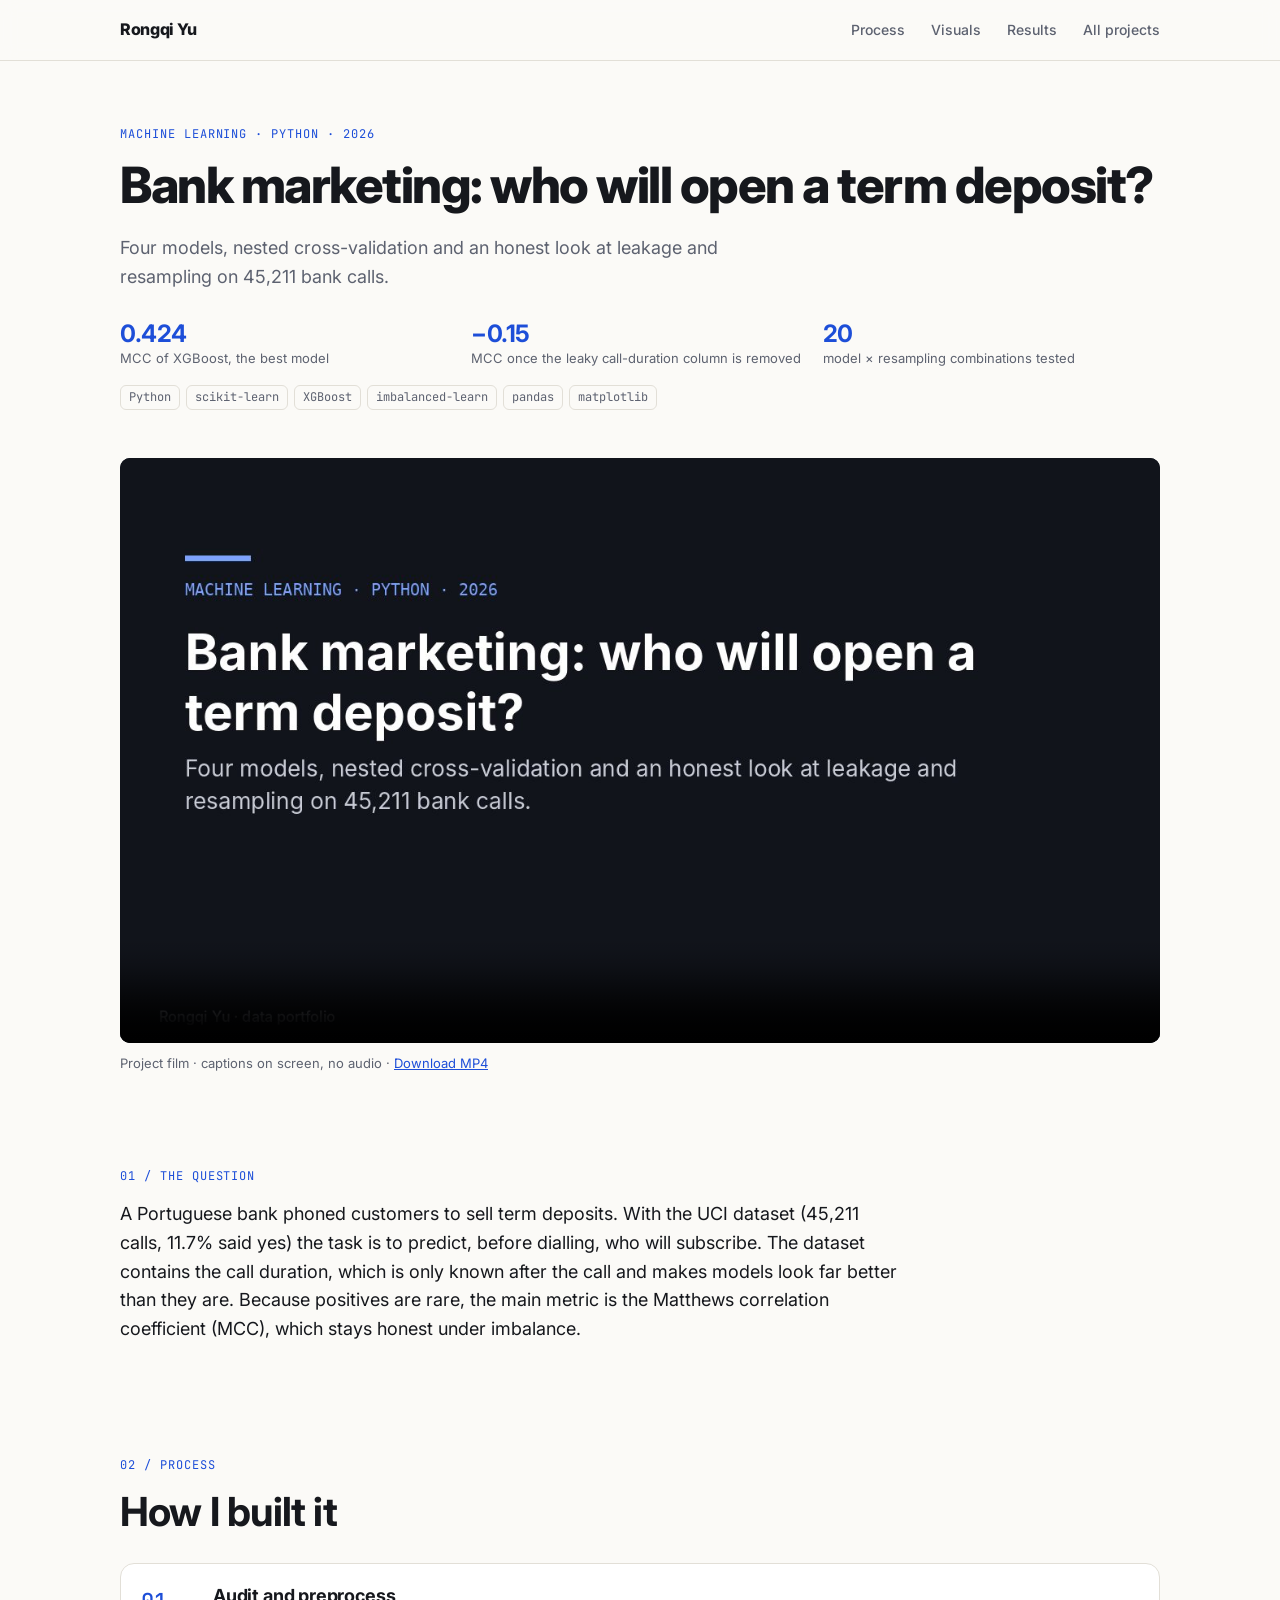
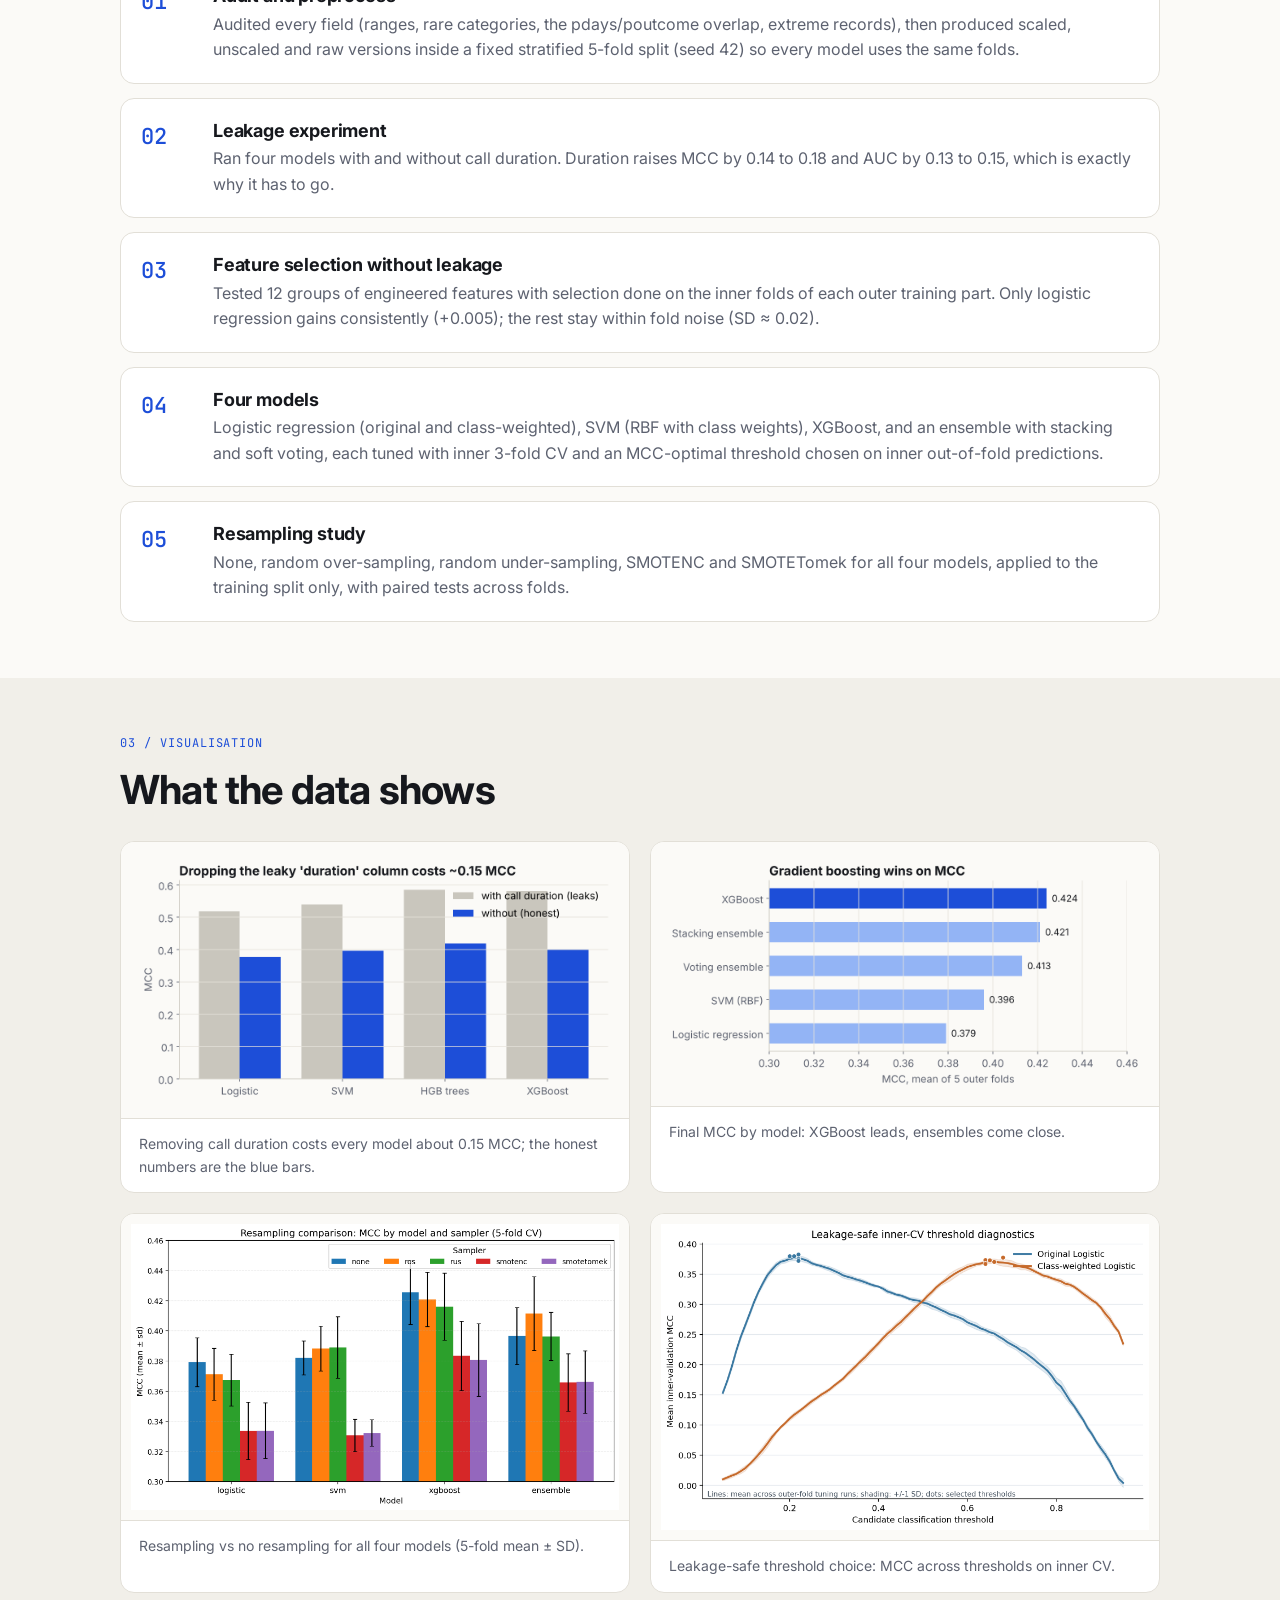
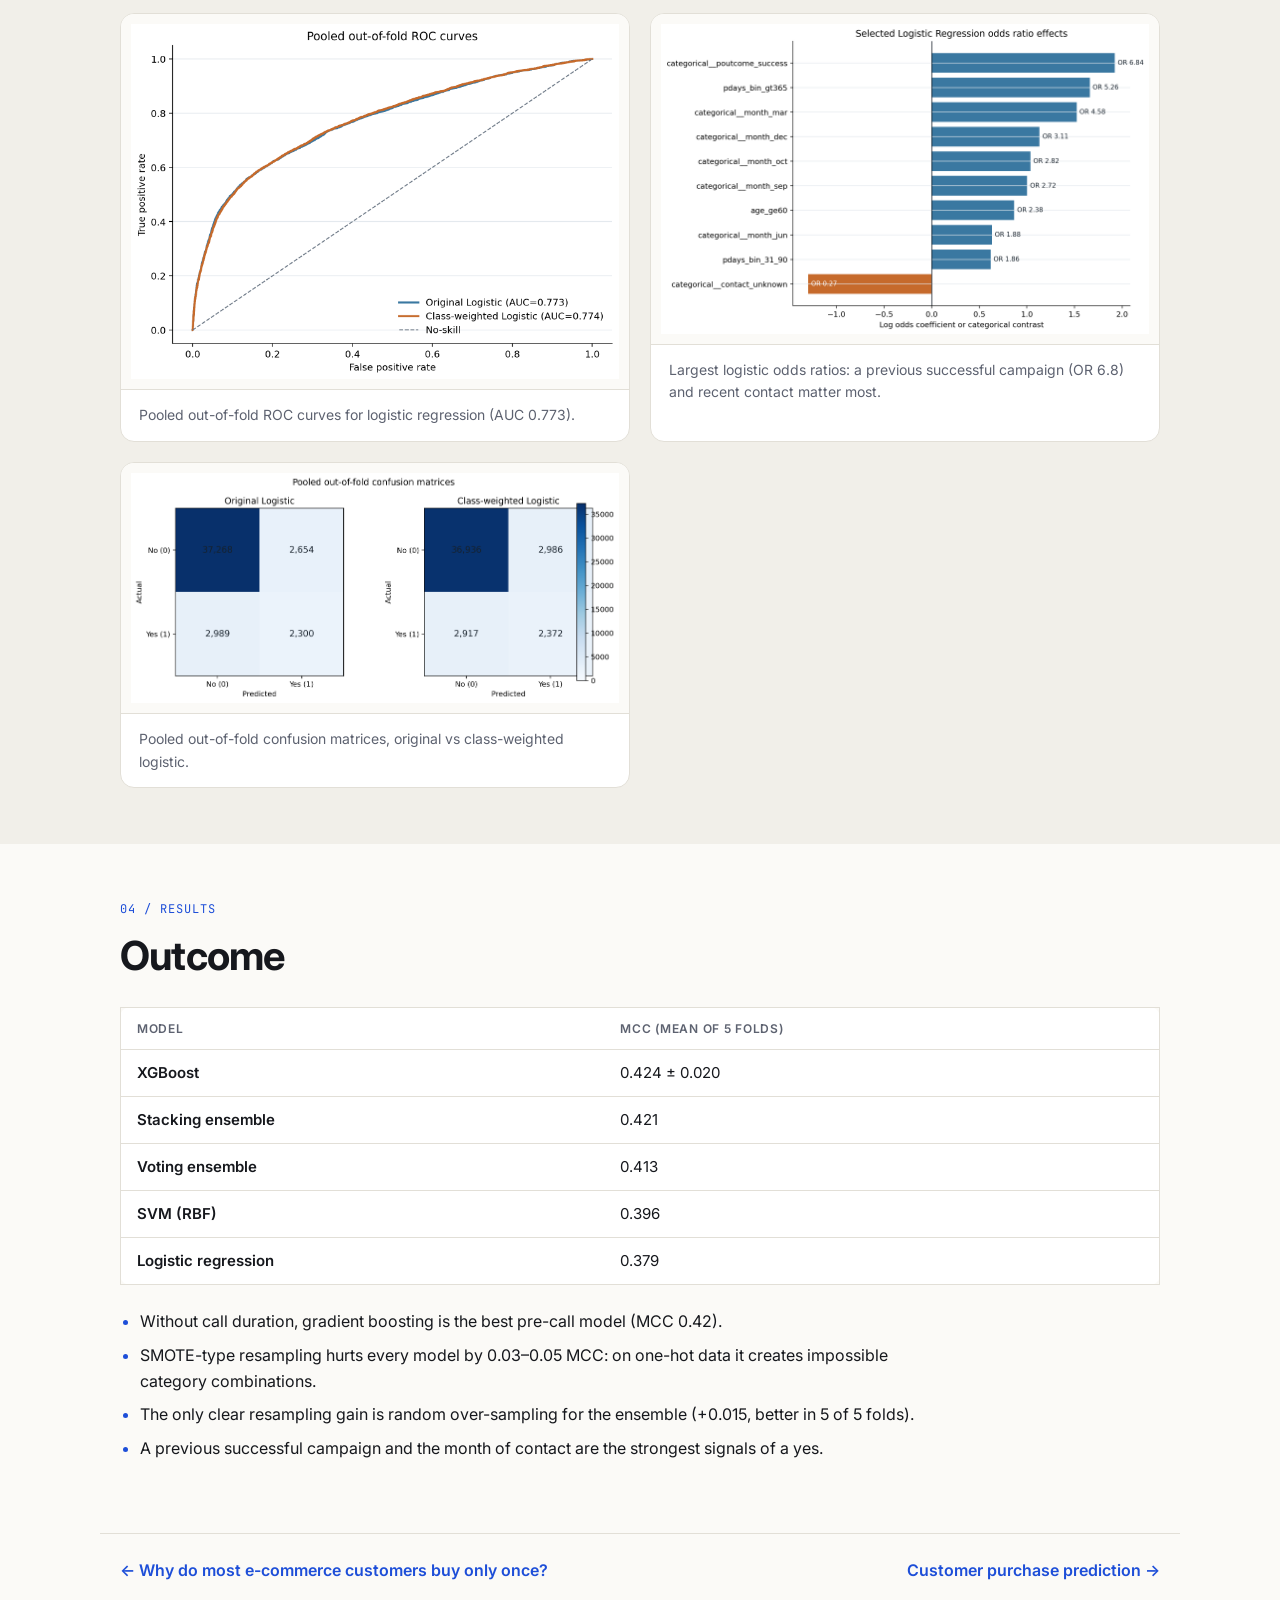
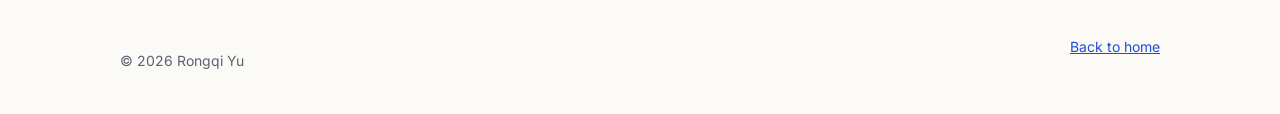
<file: projects/bank.html>
<!doctype html>
<html lang="en">
<head>
<meta charset="utf-8">
<meta name="viewport" content="width=device-width, initial-scale=1">
<title>Bank marketing: who will open a term deposit? · Rongqi Yu</title>
<meta name="description" content="Four models, nested cross-validation and an honest look at leakage and resampling on 45,211 bank calls.">
<link rel="preconnect" href="https://fonts.googleapis.com">
<link rel="preconnect" href="https://fonts.gstatic.com" crossorigin>
<link href="https://fonts.googleapis.com/css2?family=Inter:wght@400;500;600;700;800&family=JetBrains+Mono:wght@500&display=swap" rel="stylesheet">
<style>
:root {
  --bg: #fbfaf7;
  --bg-alt: #f1efe9;
  --ink: #16181d;
  --muted: #5d6270;
  --line: #e2dfd7;
  --accent: #1d4ed8;
  --accent-soft: #e6ecfd;
  --card: #ffffff;
  --radius: 14px;
}
@media (prefers-color-scheme: dark) {
  :root {
    --bg: #111318;
    --bg-alt: #171a21;
    --ink: #eceef2;
    --muted: #a0a6b3;
    --line: #2a2f3a;
    --accent: #7aa2ff;
    --accent-soft: #1d2740;
    --card: #191c24;
  }
  .card-img img, .gallery img { background: #fbfaf7; }
}

* { box-sizing: border-box; }
html { scroll-behavior: smooth; }
body {
  margin: 0;
  background: var(--bg);
  color: var(--ink);
  font: 16px/1.6 Inter, system-ui, -apple-system, "Segoe UI", "PingFang SC", "Microsoft YaHei", sans-serif;
}
img { max-width: 100%; display: block; }
a { color: var(--accent); }
.wrap { max-width: 1080px; margin: 0 auto; padding: 0 20px; }

.skip { position: absolute; left: -999px; }
.skip:focus { left: 12px; top: 12px; background: var(--card); padding: 8px 12px; z-index: 10; }

/* nav */
.nav { position: sticky; top: 0; z-index: 5; background: color-mix(in srgb, var(--bg) 88%, transparent); backdrop-filter: blur(8px); border-bottom: 1px solid var(--line); }
.nav-inner { display: flex; align-items: center; justify-content: space-between; height: 60px; }
.brand { font-weight: 800; color: var(--ink); text-decoration: none; letter-spacing: -0.02em; }
.nav nav a { color: var(--muted); text-decoration: none; margin-left: 22px; font-size: 14px; font-weight: 500; }
.nav nav a:hover { color: var(--accent); }

/* hero */
.hero { padding: 88px 20px 72px; }
.kicker, .num, .label {
  font-family: "JetBrains Mono", ui-monospace, monospace;
  font-size: 12px; letter-spacing: 0.08em; text-transform: uppercase; color: var(--accent); margin: 0 0 14px;
}
h1 { font-size: clamp(34px, 6vw, 60px); line-height: 1.08; letter-spacing: -0.03em; margin: 0 0 22px; font-weight: 800; }
.accent { color: var(--accent); }
.lead { font-size: 18px; color: var(--muted); max-width: 640px; margin: 0 0 28px; }
.lead strong { color: var(--ink); }
.cta { display: flex; flex-wrap: wrap; gap: 12px; margin-bottom: 28px; }
.btn { display: inline-block; padding: 11px 20px; border-radius: 999px; border: 1px solid var(--line); background: var(--card); color: var(--ink); text-decoration: none; font-weight: 600; font-size: 15px; }
.btn:hover { border-color: var(--accent); color: var(--accent); }
.btn.primary { background: var(--accent); color: #fff; border-color: var(--accent); }
.btn.primary:hover { color: #fff; filter: brightness(1.1); }
.tags { list-style: none; padding: 0; margin: 0 0 40px; display: flex; flex-wrap: wrap; gap: 8px; }
.tags li { background: var(--accent-soft); color: var(--accent); padding: 5px 12px; border-radius: 999px; font-size: 13px; font-weight: 500; }
.stats { display: grid; grid-template-columns: repeat(3, 1fr); gap: 16px; border-top: 1px solid var(--line); padding-top: 28px; }
.stats b { display: block; font-size: 34px; letter-spacing: -0.03em; }
.stats span { color: var(--muted); font-size: 14px; }

/* sections */
.section { padding: 80px 0; }
.section.alt { background: var(--bg-alt); }
h2 { font-size: clamp(28px, 4vw, 40px); letter-spacing: -0.02em; margin: 0 0 28px; line-height: 1.15; }
h3 { margin: 0 0 8px; font-size: 21px; letter-spacing: -0.01em; line-height: 1.3; }

.filters { display: flex; flex-wrap: wrap; gap: 8px; margin-bottom: 28px; }
.chip { font: inherit; font-size: 14px; padding: 6px 14px; border-radius: 999px; border: 1px solid var(--line); background: var(--card); color: var(--muted); cursor: pointer; }
.chip.active { background: var(--ink); color: var(--bg); border-color: var(--ink); }

/* cards */
.card { background: var(--card); border: 1px solid var(--line); border-radius: var(--radius); overflow: hidden; }
.card[hidden] { display: none; }
.card-body { padding: 26px; }
.card.feature { display: grid; grid-template-columns: 0.9fr 1.1fr; margin-bottom: 20px; }
.card-img { margin: 0; background: #fbfaf7; display: flex; align-items: center; justify-content: center; padding: 18px; border-right: 1px solid var(--line); }
.label { color: var(--muted); margin-bottom: 10px; }
.sub { color: var(--muted); margin: 0 0 18px; }
.metrics { display: grid; grid-template-columns: repeat(3, 1fr); gap: 14px; margin-bottom: 18px; }
.metrics.small { grid-template-columns: repeat(auto-fit, minmax(120px, 1fr)); }
.metrics b { display: block; font-size: 24px; letter-spacing: -0.02em; color: var(--accent); line-height: 1.2; }
.metrics span { font-size: 13px; color: var(--muted); line-height: 1.4; display: block; }
.stack { list-style: none; padding: 0; margin: 0 0 16px; display: flex; flex-wrap: wrap; gap: 6px; }
.stack li { font-family: "JetBrains Mono", ui-monospace, monospace; font-size: 12px; border: 1px solid var(--line); border-radius: 6px; padding: 2px 8px; color: var(--muted); }
details { border-top: 1px solid var(--line); padding-top: 12px; }
summary { cursor: pointer; font-weight: 600; color: var(--accent); }
details ol, details ul { padding-left: 20px; color: var(--muted); font-size: 15px; }
details li { margin-bottom: 8px; }
details b { color: var(--ink); }
code { font-family: "JetBrains Mono", ui-monospace, monospace; font-size: 0.9em; background: var(--accent-soft); padding: 1px 5px; border-radius: 4px; }
.gallery { display: grid; grid-template-columns: 1fr 1fr; gap: 12px; margin-top: 12px; }
.gallery img { border: 1px solid var(--line); border-radius: 8px; }
.foot { font-size: 13px; color: var(--muted); margin: 14px 0 0; }
.grid { display: grid; grid-template-columns: repeat(3, 1fr); gap: 20px; }

/* background */
.two { display: grid; grid-template-columns: 1fr 2fr; gap: 40px; }
.timeline .item { border-left: 2px solid var(--accent); padding: 0 0 26px 22px; position: relative; }
.timeline .item::before { content: ""; position: absolute; left: -7px; top: 6px; width: 12px; height: 12px; border-radius: 50%; background: var(--accent); }
.timeline .when { font-family: "JetBrains Mono", ui-monospace, monospace; font-size: 12px; color: var(--muted); margin: 0 0 4px; }
.timeline p { margin: 0; color: var(--muted); }

/* toolkit */
.tools { display: grid; grid-template-columns: repeat(auto-fit, minmax(220px, 1fr)); gap: 16px; }
.tools > div { background: var(--card); border: 1px solid var(--line); border-radius: var(--radius); padding: 22px; }
.tools h3 { font-size: 16px; }
.tools p { margin: 0; color: var(--muted); font-size: 15px; }

/* contact */
.contact { background: var(--ink); color: var(--bg); }
.contact .num { color: var(--accent); }
.contact .lead { color: color-mix(in srgb, var(--bg) 70%, var(--ink)); }
.email a { font-size: clamp(22px, 4vw, 34px); font-weight: 700; color: var(--bg); text-decoration-color: var(--accent); }
.contact .btn { background: transparent; color: var(--bg); border-color: color-mix(in srgb, var(--bg) 35%, var(--ink)); }

.footer { display: flex; justify-content: space-between; flex-wrap: wrap; gap: 8px; padding: 28px 20px; font-size: 14px; color: var(--muted); }

@media (max-width: 860px) {
  .card.feature, .two { grid-template-columns: 1fr; }
  .card-img { border-right: 0; border-bottom: 1px solid var(--line); }
  .grid { grid-template-columns: 1fr; }
  .two { gap: 8px; }
}
@media (max-width: 560px) {
  .wrap { padding: 0 16px; }
  .nav nav a { margin-left: 12px; font-size: 13px; }
  .nav nav a[href="#toolkit"] { display: none; }
  .hero { padding: 56px 16px 48px; }
  .stats, .metrics { grid-template-columns: 1fr; }
  .gallery { grid-template-columns: 1fr; }
}
.timeline .group { font-family: "JetBrains Mono", ui-monospace, monospace; font-size: 12px; letter-spacing: 0.08em; text-transform: uppercase; color: var(--accent); margin: 8px 0 14px; }
.timeline .group:not(:first-child) { margin-top: 18px; }
.timeline ul { margin: 0; padding-left: 18px; color: var(--muted); }
.timeline li { margin-bottom: 4px; }

/* ---------- project grid on home ---------- */
.pgrid { display: grid; grid-template-columns: repeat(auto-fill, minmax(320px, 1fr)); gap: 20px; }
.pcard { display: flex; flex-direction: column; }
.pcard .card-body { display: flex; flex-direction: column; flex: 1; }
.pcard-img { display: block; aspect-ratio: 16 / 10; background: #fbfaf7; border-bottom: 1px solid var(--line); overflow: hidden; }
.pcard-img img { width: 100%; height: 100%; object-fit: contain; padding: 8px; transition: transform .3s; }
.pcard:hover .pcard-img img { transform: scale(1.03); }
.pcard h3 a { color: var(--ink); text-decoration: none; }
.pcard h3 a:hover { color: var(--accent); }
.card-links { margin-top: auto; padding-top: 12px; border-top: 1px solid var(--line); display: flex; justify-content: space-between; font-weight: 600; font-size: 14px; }
.card-links a { text-decoration: none; }

/* ---------- films ---------- */
video { width: 100%; display: block; border-radius: 10px; background: #0d1020; }
.featured-film { display: grid; grid-template-columns: 1.6fr 1fr; gap: 28px; align-items: center; margin-bottom: 28px; }
.film-grid { display: grid; grid-template-columns: repeat(auto-fill, minmax(260px, 1fr)); gap: 18px; }
.film a { display: block; margin-top: 8px; font-weight: 600; font-size: 14px; color: var(--ink); text-decoration: none; }
.film a:hover { color: var(--accent); }
.film-note { font-size: 13px; color: var(--muted); margin-top: 10px; }

/* ---------- project pages ---------- */
.p-hero { padding: 64px 20px 24px; }
.p-hero h1 { font-size: clamp(30px, 5vw, 50px); }
.p-film { padding-top: 8px; padding-bottom: 24px; }
.p-sec { padding: 56px 20px; }
.p-sec.alt { background: var(--bg-alt); padding: 56px 0; }
.prose { font-size: 18px; max-width: 780px; color: var(--ink); margin: 0; }
.steps { list-style: none; padding: 0; margin: 0; display: grid; gap: 14px; }
.steps li { display: grid; grid-template-columns: 56px 1fr; gap: 16px; background: var(--card); border: 1px solid var(--line); border-radius: var(--radius); padding: 20px; }
.step-n { font-family: "JetBrains Mono", ui-monospace, monospace; font-size: 22px; color: var(--accent); font-weight: 500; }
.steps h3 { font-size: 18px; margin-bottom: 4px; }
.steps p { margin: 0; color: var(--muted); }
.sub-h { margin: 36px 0 14px; }
.schema { display: grid; grid-template-columns: repeat(auto-fit, minmax(200px, 1fr)); gap: 14px; }
.rel { background: var(--card); border: 1px solid var(--line); border-top: 3px solid var(--accent); border-radius: 10px; padding: 14px 18px; }
.rel h4 { margin: 0 0 6px; font-size: 16px; }
.rel ul { margin: 0; padding-left: 18px; color: var(--muted); font-family: "JetBrains Mono", ui-monospace, monospace; font-size: 13px; }
pre.code { background: #11141b; color: #dfe4ee; border-radius: 12px; padding: 20px; overflow-x: auto; font-size: 13px; line-height: 1.55; }
pre.code code { background: none; padding: 0; color: inherit; }
.viz-grid { display: grid; grid-template-columns: repeat(2, 1fr); gap: 20px; }
.viz { margin: 0; background: var(--card); border: 1px solid var(--line); border-radius: var(--radius); overflow: hidden; display: flex; flex-direction: column; }
.viz a { display: block; background: #fbfaf7; padding: 10px; }
.viz img { width: 100%; height: auto; }
.viz figcaption { padding: 14px 18px; font-size: 14px; color: var(--muted); border-top: 1px solid var(--line); }
.table-wrap { overflow-x: auto; margin-bottom: 24px; }
table { border-collapse: collapse; width: 100%; background: var(--card); border: 1px solid var(--line); border-radius: 10px; font-size: 15px; }
th, td { text-align: left; padding: 11px 16px; border-bottom: 1px solid var(--line); }
th { font-size: 12px; text-transform: uppercase; letter-spacing: .06em; color: var(--muted); font-weight: 600; }
tbody tr:last-child td { border-bottom: 0; }
td:first-child { font-weight: 600; }
.takeaways { padding-left: 20px; display: grid; gap: 8px; max-width: 820px; }
.takeaways li::marker { color: var(--accent); }
.p-pager { display: flex; justify-content: space-between; gap: 16px; flex-wrap: wrap; padding-top: 24px; padding-bottom: 24px; border-top: 1px solid var(--line); font-weight: 600; }
.p-pager a { text-decoration: none; }

@media (max-width: 860px) {
  .featured-film, .viz-grid { grid-template-columns: 1fr; }
}
@media (max-width: 560px) {
  .pgrid { grid-template-columns: 1fr; }
  .steps li { grid-template-columns: 1fr; gap: 4px; }
  .p-sec { padding: 40px 16px; }
  .p-hero { padding: 40px 16px 16px; }
  .project-page .nav nav a[href="#visuals"] { display: none; }
}

</style>
</head>
<body class="project-page">
<header class="nav">
  <div class="wrap nav-inner">
    <a class="brand" href="../index.html">Rongqi Yu</a>
    <nav>
      <a href="#process">Process</a>
      <a href="#visuals">Visuals</a>
      <a href="#results">Results</a>
      <a href="../index.html#work">All projects</a>
    </nav>
  </div>
</header>
<main>
<section class="wrap p-hero">
  <p class="kicker">Machine learning · Python · 2026</p>
  <h1>Bank marketing: who will open a term deposit?</h1>
  <p class="lead">Four models, nested cross-validation and an honest look at leakage and resampling on 45,211 bank calls.</p>
  <div class="metrics"><div><b>0.424</b><span>MCC of XGBoost, the best model</span></div><div><b>−0.15</b><span>MCC once the leaky call-duration column is removed</span></div><div><b>20</b><span>model × resampling combinations tested</span></div></div>
  <ul class="stack"><li>Python</li><li>scikit-learn</li><li>XGBoost</li><li>imbalanced-learn</li><li>pandas</li><li>matplotlib</li></ul>
</section>

<section class="wrap p-film">
  <video controls preload="metadata" poster="../assets/video/bank.jpg" playsinline>
    <source src="../assets/video/bank.mp4" type="video/mp4">
  </video>
  <p class="film-note">Project film · captions on screen, no audio · <a href="../assets/video/bank.mp4" download>Download MP4</a></p>
</section>

<section class="wrap p-sec">
  <p class="num">01 / The question</p>
  <p class="prose">A Portuguese bank phoned customers to sell term deposits. With the UCI dataset (45,211 calls, 11.7% said yes) the task is to predict, before dialling, who will subscribe. The dataset contains the call duration, which is only known after the call and makes models look far better than they are. Because positives are rare, the main metric is the Matthews correlation coefficient (MCC), which stays honest under imbalance.</p>
</section>

<section class="wrap p-sec" id="process">
  <p class="num">02 / Process</p>
  <h2>How I built it</h2>
  <ol class="steps"><li><span class="step-n">01</span><div><h3>Audit and preprocess</h3><p>Audited every field (ranges, rare categories, the pdays/poutcome overlap, extreme records), then produced scaled, unscaled and raw versions inside a fixed stratified 5-fold split (seed 42) so every model uses the same folds.</p></div></li><li><span class="step-n">02</span><div><h3>Leakage experiment</h3><p>Ran four models with and without call duration. Duration raises MCC by 0.14 to 0.18 and AUC by 0.13 to 0.15, which is exactly why it has to go.</p></div></li><li><span class="step-n">03</span><div><h3>Feature selection without leakage</h3><p>Tested 12 groups of engineered features with selection done on the inner folds of each outer training part. Only logistic regression gains consistently (+0.005); the rest stay within fold noise (SD ≈ 0.02).</p></div></li><li><span class="step-n">04</span><div><h3>Four models</h3><p>Logistic regression (original and class-weighted), SVM (RBF with class weights), XGBoost, and an ensemble with stacking and soft voting, each tuned with inner 3-fold CV and an MCC-optimal threshold chosen on inner out-of-fold predictions.</p></div></li><li><span class="step-n">05</span><div><h3>Resampling study</h3><p>None, random over-sampling, random under-sampling, SMOTENC and SMOTETomek for all four models, applied to the training split only, with paired tests across folds.</p></div></li></ol>
  
</section>

<section class="p-sec alt" id="visuals">
  <div class="wrap">
    <p class="num">03 / Visualisation</p>
    <h2>What the data shows</h2>
    <div class="viz-grid"><figure class="viz"><a href="../assets/img/bank/duration_leak.png" target="_blank" rel="noopener"><img src="../assets/img/bank/duration_leak.png" alt="Removing call duration costs every model about 0.15 MCC; the honest numbers are the blue bars." loading="lazy"></a><figcaption>Removing call duration costs every model about 0.15 MCC; the honest numbers are the blue bars.</figcaption></figure><figure class="viz"><a href="../assets/img/bank/model_mcc.png" target="_blank" rel="noopener"><img src="../assets/img/bank/model_mcc.png" alt="Final MCC by model: XGBoost leads, ensembles come close." loading="lazy"></a><figcaption>Final MCC by model: XGBoost leads, ensembles come close.</figcaption></figure><figure class="viz"><a href="../assets/img/bank/mcc_comparison.png" target="_blank" rel="noopener"><img src="../assets/img/bank/mcc_comparison.png" alt="Resampling vs no resampling for all four models (5-fold mean ± SD)." loading="lazy"></a><figcaption>Resampling vs no resampling for all four models (5-fold mean ± SD).</figcaption></figure><figure class="viz"><a href="../assets/img/bank/Figure7_mcc_vs_threshold.png" target="_blank" rel="noopener"><img src="../assets/img/bank/Figure7_mcc_vs_threshold.png" alt="Leakage-safe threshold choice: MCC across thresholds on inner CV." loading="lazy"></a><figcaption>Leakage-safe threshold choice: MCC across thresholds on inner CV.</figcaption></figure><figure class="viz"><a href="../assets/img/bank/Figure3_roc.png" target="_blank" rel="noopener"><img src="../assets/img/bank/Figure3_roc.png" alt="Pooled out-of-fold ROC curves for logistic regression (AUC 0.773)." loading="lazy"></a><figcaption>Pooled out-of-fold ROC curves for logistic regression (AUC 0.773).</figcaption></figure><figure class="viz"><a href="../assets/img/bank/top_odds_ratios.png" target="_blank" rel="noopener"><img src="../assets/img/bank/top_odds_ratios.png" alt="Largest logistic odds ratios: a previous successful campaign (OR 6.8) and recent contact matter most." loading="lazy"></a><figcaption>Largest logistic odds ratios: a previous successful campaign (OR 6.8) and recent contact matter most.</figcaption></figure><figure class="viz"><a href="../assets/img/bank/Figure2_confusion.png" target="_blank" rel="noopener"><img src="../assets/img/bank/Figure2_confusion.png" alt="Pooled out-of-fold confusion matrices, original vs class-weighted logistic." loading="lazy"></a><figcaption>Pooled out-of-fold confusion matrices, original vs class-weighted logistic.</figcaption></figure></div>
  </div>
</section>

<section class="wrap p-sec" id="results">
  <p class="num">04 / Results</p>
  <h2>Outcome</h2>
  <div class="table-wrap"><table><thead><tr><th>Model</th><th>MCC (mean of 5 folds)</th></tr></thead><tbody><tr><td>XGBoost</td><td>0.424 ± 0.020</td></tr><tr><td>Stacking ensemble</td><td>0.421</td></tr><tr><td>Voting ensemble</td><td>0.413</td></tr><tr><td>SVM (RBF)</td><td>0.396</td></tr><tr><td>Logistic regression</td><td>0.379</td></tr></tbody></table></div>
  <ul class="takeaways"><li>Without call duration, gradient boosting is the best pre-call model (MCC 0.42).</li><li>SMOTE-type resampling hurts every model by 0.03–0.05 MCC: on one-hot data it creates impossible category combinations.</li><li>The only clear resampling gain is random over-sampling for the ensemble (+0.015, better in 5 of 5 folds).</li><li>A previous successful campaign and the month of contact are the strongest signals of a yes.</li></ul>
</section>

<nav class="wrap p-pager">
  <a href="olist.html">← Why do most e-commerce customers buy only once?</a>
  <a href="purchase.html">Customer purchase prediction →</a>
</nav>
</main>
<footer class="wrap footer">
  <p>© 2026 Rongqi Yu</p>
  <a href="../index.html">Back to home</a>
</footer>
</body>
</html>
</file>
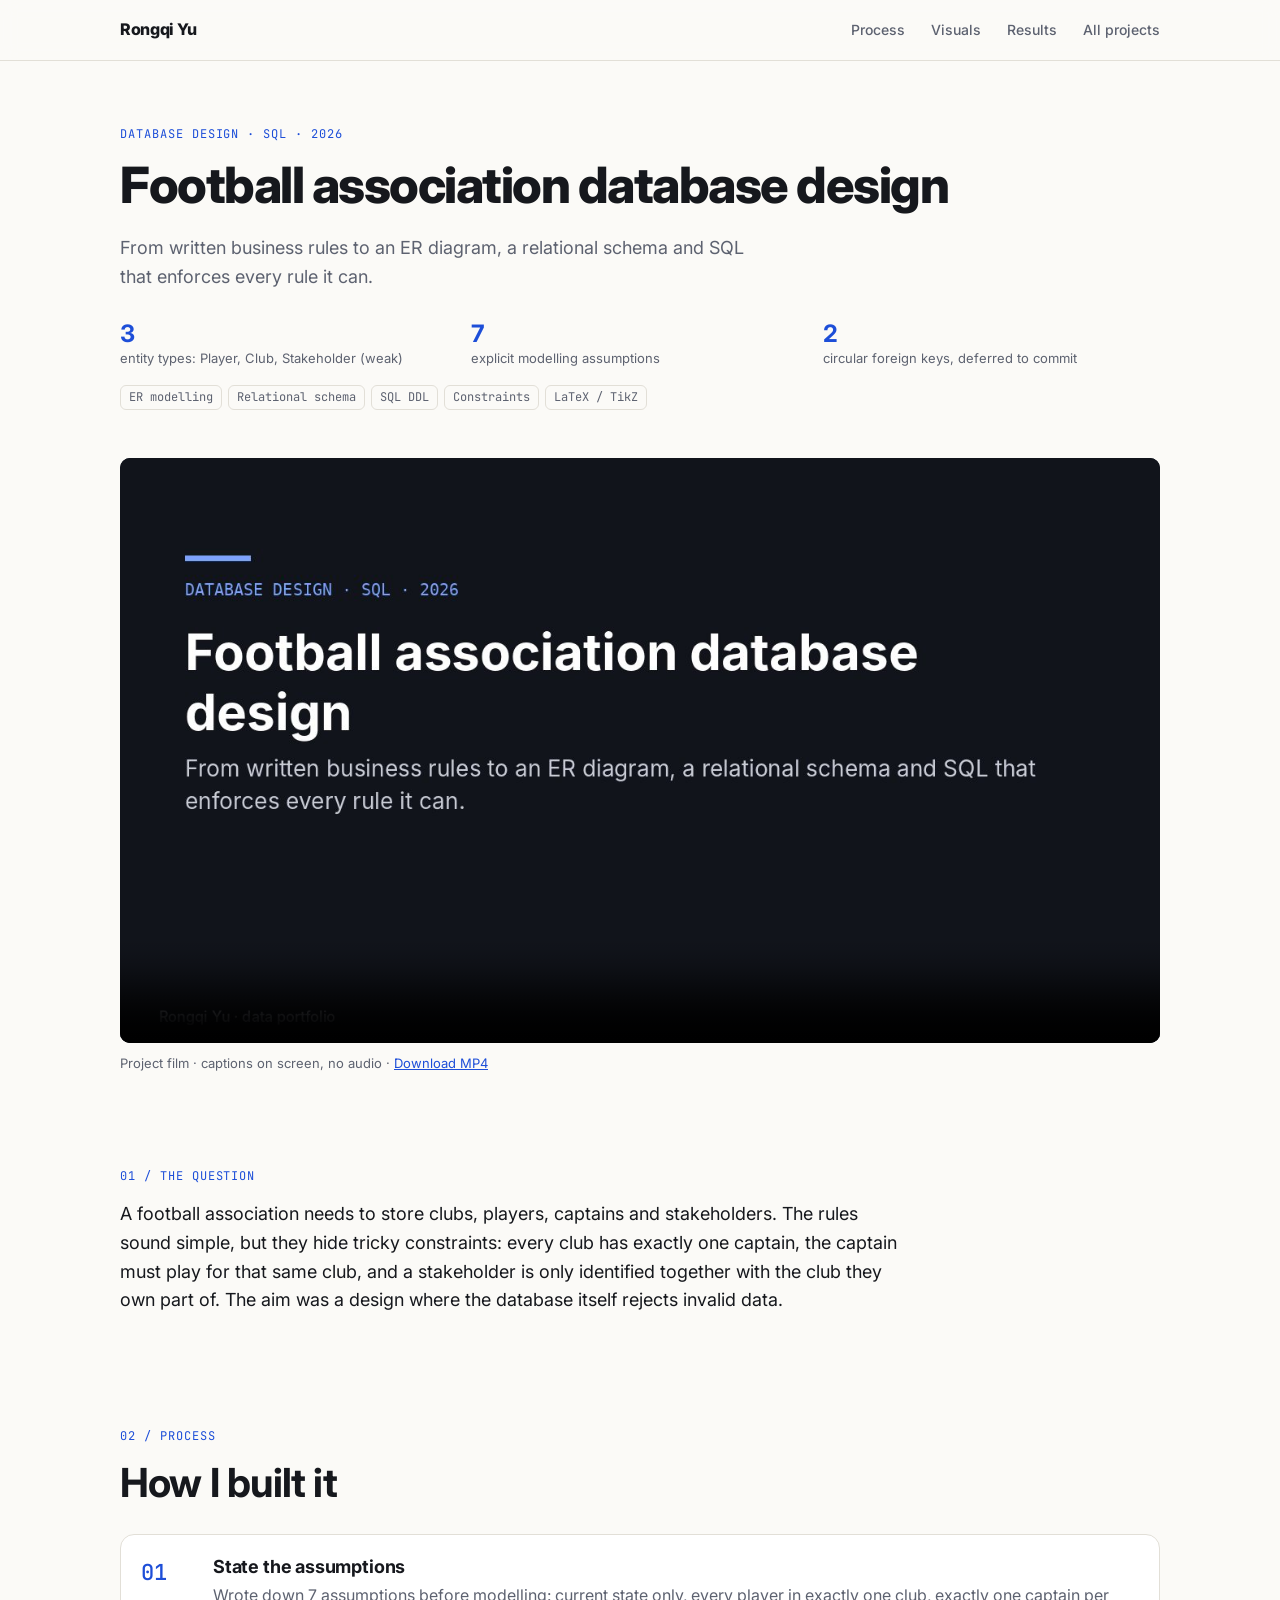
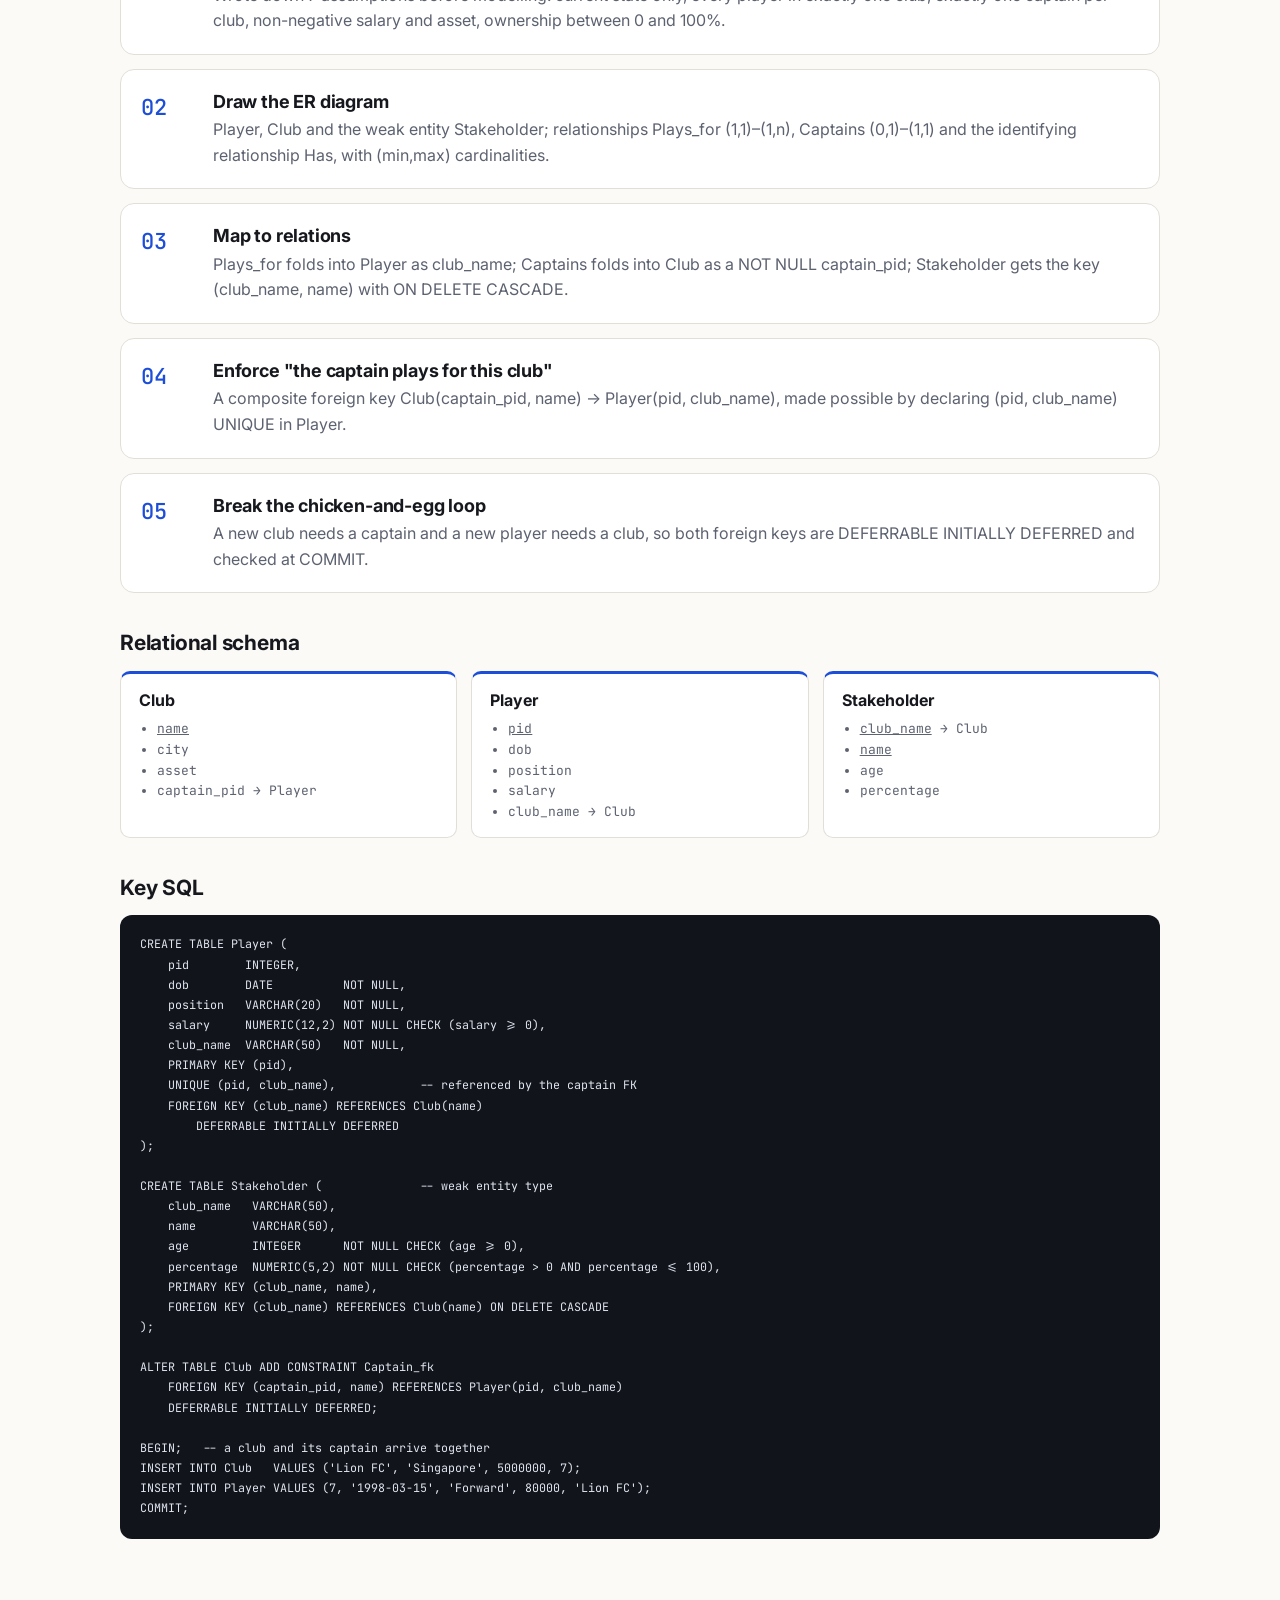
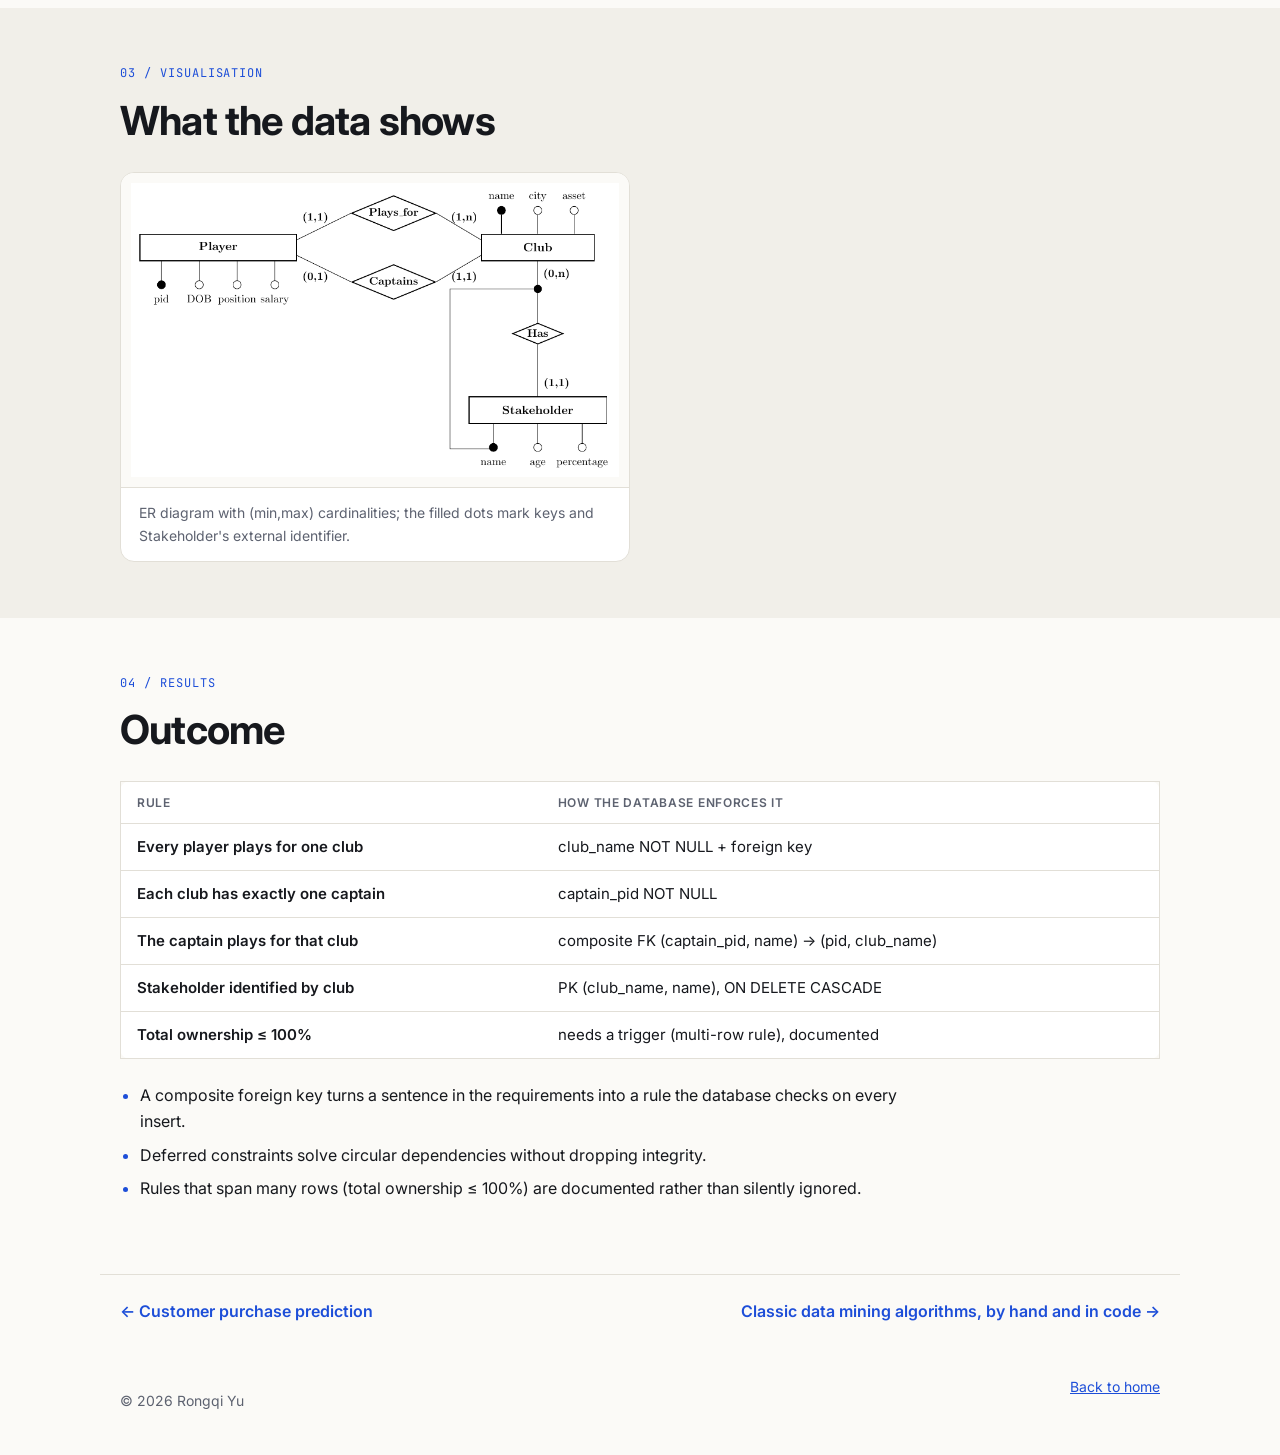
<file: projects/football.html>
<!doctype html>
<html lang="en">
<head>
<meta charset="utf-8">
<meta name="viewport" content="width=device-width, initial-scale=1">
<title>Football association database design · Rongqi Yu</title>
<meta name="description" content="From written business rules to an ER diagram, a relational schema and SQL that enforces every rule it can.">
<link rel="preconnect" href="https://fonts.googleapis.com">
<link rel="preconnect" href="https://fonts.gstatic.com" crossorigin>
<link href="https://fonts.googleapis.com/css2?family=Inter:wght@400;500;600;700;800&family=JetBrains+Mono:wght@500&display=swap" rel="stylesheet">
<style>
:root {
  --bg: #fbfaf7;
  --bg-alt: #f1efe9;
  --ink: #16181d;
  --muted: #5d6270;
  --line: #e2dfd7;
  --accent: #1d4ed8;
  --accent-soft: #e6ecfd;
  --card: #ffffff;
  --radius: 14px;
}
@media (prefers-color-scheme: dark) {
  :root {
    --bg: #111318;
    --bg-alt: #171a21;
    --ink: #eceef2;
    --muted: #a0a6b3;
    --line: #2a2f3a;
    --accent: #7aa2ff;
    --accent-soft: #1d2740;
    --card: #191c24;
  }
  .card-img img, .gallery img { background: #fbfaf7; }
}

* { box-sizing: border-box; }
html { scroll-behavior: smooth; }
body {
  margin: 0;
  background: var(--bg);
  color: var(--ink);
  font: 16px/1.6 Inter, system-ui, -apple-system, "Segoe UI", "PingFang SC", "Microsoft YaHei", sans-serif;
}
img { max-width: 100%; display: block; }
a { color: var(--accent); }
.wrap { max-width: 1080px; margin: 0 auto; padding: 0 20px; }

.skip { position: absolute; left: -999px; }
.skip:focus { left: 12px; top: 12px; background: var(--card); padding: 8px 12px; z-index: 10; }

/* nav */
.nav { position: sticky; top: 0; z-index: 5; background: color-mix(in srgb, var(--bg) 88%, transparent); backdrop-filter: blur(8px); border-bottom: 1px solid var(--line); }
.nav-inner { display: flex; align-items: center; justify-content: space-between; height: 60px; }
.brand { font-weight: 800; color: var(--ink); text-decoration: none; letter-spacing: -0.02em; }
.nav nav a { color: var(--muted); text-decoration: none; margin-left: 22px; font-size: 14px; font-weight: 500; }
.nav nav a:hover { color: var(--accent); }

/* hero */
.hero { padding: 88px 20px 72px; }
.kicker, .num, .label {
  font-family: "JetBrains Mono", ui-monospace, monospace;
  font-size: 12px; letter-spacing: 0.08em; text-transform: uppercase; color: var(--accent); margin: 0 0 14px;
}
h1 { font-size: clamp(34px, 6vw, 60px); line-height: 1.08; letter-spacing: -0.03em; margin: 0 0 22px; font-weight: 800; }
.accent { color: var(--accent); }
.lead { font-size: 18px; color: var(--muted); max-width: 640px; margin: 0 0 28px; }
.lead strong { color: var(--ink); }
.cta { display: flex; flex-wrap: wrap; gap: 12px; margin-bottom: 28px; }
.btn { display: inline-block; padding: 11px 20px; border-radius: 999px; border: 1px solid var(--line); background: var(--card); color: var(--ink); text-decoration: none; font-weight: 600; font-size: 15px; }
.btn:hover { border-color: var(--accent); color: var(--accent); }
.btn.primary { background: var(--accent); color: #fff; border-color: var(--accent); }
.btn.primary:hover { color: #fff; filter: brightness(1.1); }
.tags { list-style: none; padding: 0; margin: 0 0 40px; display: flex; flex-wrap: wrap; gap: 8px; }
.tags li { background: var(--accent-soft); color: var(--accent); padding: 5px 12px; border-radius: 999px; font-size: 13px; font-weight: 500; }
.stats { display: grid; grid-template-columns: repeat(3, 1fr); gap: 16px; border-top: 1px solid var(--line); padding-top: 28px; }
.stats b { display: block; font-size: 34px; letter-spacing: -0.03em; }
.stats span { color: var(--muted); font-size: 14px; }

/* sections */
.section { padding: 80px 0; }
.section.alt { background: var(--bg-alt); }
h2 { font-size: clamp(28px, 4vw, 40px); letter-spacing: -0.02em; margin: 0 0 28px; line-height: 1.15; }
h3 { margin: 0 0 8px; font-size: 21px; letter-spacing: -0.01em; line-height: 1.3; }

.filters { display: flex; flex-wrap: wrap; gap: 8px; margin-bottom: 28px; }
.chip { font: inherit; font-size: 14px; padding: 6px 14px; border-radius: 999px; border: 1px solid var(--line); background: var(--card); color: var(--muted); cursor: pointer; }
.chip.active { background: var(--ink); color: var(--bg); border-color: var(--ink); }

/* cards */
.card { background: var(--card); border: 1px solid var(--line); border-radius: var(--radius); overflow: hidden; }
.card[hidden] { display: none; }
.card-body { padding: 26px; }
.card.feature { display: grid; grid-template-columns: 0.9fr 1.1fr; margin-bottom: 20px; }
.card-img { margin: 0; background: #fbfaf7; display: flex; align-items: center; justify-content: center; padding: 18px; border-right: 1px solid var(--line); }
.label { color: var(--muted); margin-bottom: 10px; }
.sub { color: var(--muted); margin: 0 0 18px; }
.metrics { display: grid; grid-template-columns: repeat(3, 1fr); gap: 14px; margin-bottom: 18px; }
.metrics.small { grid-template-columns: repeat(auto-fit, minmax(120px, 1fr)); }
.metrics b { display: block; font-size: 24px; letter-spacing: -0.02em; color: var(--accent); line-height: 1.2; }
.metrics span { font-size: 13px; color: var(--muted); line-height: 1.4; display: block; }
.stack { list-style: none; padding: 0; margin: 0 0 16px; display: flex; flex-wrap: wrap; gap: 6px; }
.stack li { font-family: "JetBrains Mono", ui-monospace, monospace; font-size: 12px; border: 1px solid var(--line); border-radius: 6px; padding: 2px 8px; color: var(--muted); }
details { border-top: 1px solid var(--line); padding-top: 12px; }
summary { cursor: pointer; font-weight: 600; color: var(--accent); }
details ol, details ul { padding-left: 20px; color: var(--muted); font-size: 15px; }
details li { margin-bottom: 8px; }
details b { color: var(--ink); }
code { font-family: "JetBrains Mono", ui-monospace, monospace; font-size: 0.9em; background: var(--accent-soft); padding: 1px 5px; border-radius: 4px; }
.gallery { display: grid; grid-template-columns: 1fr 1fr; gap: 12px; margin-top: 12px; }
.gallery img { border: 1px solid var(--line); border-radius: 8px; }
.foot { font-size: 13px; color: var(--muted); margin: 14px 0 0; }
.grid { display: grid; grid-template-columns: repeat(3, 1fr); gap: 20px; }

/* background */
.two { display: grid; grid-template-columns: 1fr 2fr; gap: 40px; }
.timeline .item { border-left: 2px solid var(--accent); padding: 0 0 26px 22px; position: relative; }
.timeline .item::before { content: ""; position: absolute; left: -7px; top: 6px; width: 12px; height: 12px; border-radius: 50%; background: var(--accent); }
.timeline .when { font-family: "JetBrains Mono", ui-monospace, monospace; font-size: 12px; color: var(--muted); margin: 0 0 4px; }
.timeline p { margin: 0; color: var(--muted); }

/* toolkit */
.tools { display: grid; grid-template-columns: repeat(auto-fit, minmax(220px, 1fr)); gap: 16px; }
.tools > div { background: var(--card); border: 1px solid var(--line); border-radius: var(--radius); padding: 22px; }
.tools h3 { font-size: 16px; }
.tools p { margin: 0; color: var(--muted); font-size: 15px; }

/* contact */
.contact { background: var(--ink); color: var(--bg); }
.contact .num { color: var(--accent); }
.contact .lead { color: color-mix(in srgb, var(--bg) 70%, var(--ink)); }
.email a { font-size: clamp(22px, 4vw, 34px); font-weight: 700; color: var(--bg); text-decoration-color: var(--accent); }
.contact .btn { background: transparent; color: var(--bg); border-color: color-mix(in srgb, var(--bg) 35%, var(--ink)); }

.footer { display: flex; justify-content: space-between; flex-wrap: wrap; gap: 8px; padding: 28px 20px; font-size: 14px; color: var(--muted); }

@media (max-width: 860px) {
  .card.feature, .two { grid-template-columns: 1fr; }
  .card-img { border-right: 0; border-bottom: 1px solid var(--line); }
  .grid { grid-template-columns: 1fr; }
  .two { gap: 8px; }
}
@media (max-width: 560px) {
  .wrap { padding: 0 16px; }
  .nav nav a { margin-left: 12px; font-size: 13px; }
  .nav nav a[href="#toolkit"] { display: none; }
  .hero { padding: 56px 16px 48px; }
  .stats, .metrics { grid-template-columns: 1fr; }
  .gallery { grid-template-columns: 1fr; }
}
.timeline .group { font-family: "JetBrains Mono", ui-monospace, monospace; font-size: 12px; letter-spacing: 0.08em; text-transform: uppercase; color: var(--accent); margin: 8px 0 14px; }
.timeline .group:not(:first-child) { margin-top: 18px; }
.timeline ul { margin: 0; padding-left: 18px; color: var(--muted); }
.timeline li { margin-bottom: 4px; }

/* ---------- project grid on home ---------- */
.pgrid { display: grid; grid-template-columns: repeat(auto-fill, minmax(320px, 1fr)); gap: 20px; }
.pcard { display: flex; flex-direction: column; }
.pcard .card-body { display: flex; flex-direction: column; flex: 1; }
.pcard-img { display: block; aspect-ratio: 16 / 10; background: #fbfaf7; border-bottom: 1px solid var(--line); overflow: hidden; }
.pcard-img img { width: 100%; height: 100%; object-fit: contain; padding: 8px; transition: transform .3s; }
.pcard:hover .pcard-img img { transform: scale(1.03); }
.pcard h3 a { color: var(--ink); text-decoration: none; }
.pcard h3 a:hover { color: var(--accent); }
.card-links { margin-top: auto; padding-top: 12px; border-top: 1px solid var(--line); display: flex; justify-content: space-between; font-weight: 600; font-size: 14px; }
.card-links a { text-decoration: none; }

/* ---------- films ---------- */
video { width: 100%; display: block; border-radius: 10px; background: #0d1020; }
.featured-film { display: grid; grid-template-columns: 1.6fr 1fr; gap: 28px; align-items: center; margin-bottom: 28px; }
.film-grid { display: grid; grid-template-columns: repeat(auto-fill, minmax(260px, 1fr)); gap: 18px; }
.film a { display: block; margin-top: 8px; font-weight: 600; font-size: 14px; color: var(--ink); text-decoration: none; }
.film a:hover { color: var(--accent); }
.film-note { font-size: 13px; color: var(--muted); margin-top: 10px; }

/* ---------- project pages ---------- */
.p-hero { padding: 64px 20px 24px; }
.p-hero h1 { font-size: clamp(30px, 5vw, 50px); }
.p-film { padding-top: 8px; padding-bottom: 24px; }
.p-sec { padding: 56px 20px; }
.p-sec.alt { background: var(--bg-alt); padding: 56px 0; }
.prose { font-size: 18px; max-width: 780px; color: var(--ink); margin: 0; }
.steps { list-style: none; padding: 0; margin: 0; display: grid; gap: 14px; }
.steps li { display: grid; grid-template-columns: 56px 1fr; gap: 16px; background: var(--card); border: 1px solid var(--line); border-radius: var(--radius); padding: 20px; }
.step-n { font-family: "JetBrains Mono", ui-monospace, monospace; font-size: 22px; color: var(--accent); font-weight: 500; }
.steps h3 { font-size: 18px; margin-bottom: 4px; }
.steps p { margin: 0; color: var(--muted); }
.sub-h { margin: 36px 0 14px; }
.schema { display: grid; grid-template-columns: repeat(auto-fit, minmax(200px, 1fr)); gap: 14px; }
.rel { background: var(--card); border: 1px solid var(--line); border-top: 3px solid var(--accent); border-radius: 10px; padding: 14px 18px; }
.rel h4 { margin: 0 0 6px; font-size: 16px; }
.rel ul { margin: 0; padding-left: 18px; color: var(--muted); font-family: "JetBrains Mono", ui-monospace, monospace; font-size: 13px; }
pre.code { background: #11141b; color: #dfe4ee; border-radius: 12px; padding: 20px; overflow-x: auto; font-size: 13px; line-height: 1.55; }
pre.code code { background: none; padding: 0; color: inherit; }
.viz-grid { display: grid; grid-template-columns: repeat(2, 1fr); gap: 20px; }
.viz { margin: 0; background: var(--card); border: 1px solid var(--line); border-radius: var(--radius); overflow: hidden; display: flex; flex-direction: column; }
.viz a { display: block; background: #fbfaf7; padding: 10px; }
.viz img { width: 100%; height: auto; }
.viz figcaption { padding: 14px 18px; font-size: 14px; color: var(--muted); border-top: 1px solid var(--line); }
.table-wrap { overflow-x: auto; margin-bottom: 24px; }
table { border-collapse: collapse; width: 100%; background: var(--card); border: 1px solid var(--line); border-radius: 10px; font-size: 15px; }
th, td { text-align: left; padding: 11px 16px; border-bottom: 1px solid var(--line); }
th { font-size: 12px; text-transform: uppercase; letter-spacing: .06em; color: var(--muted); font-weight: 600; }
tbody tr:last-child td { border-bottom: 0; }
td:first-child { font-weight: 600; }
.takeaways { padding-left: 20px; display: grid; gap: 8px; max-width: 820px; }
.takeaways li::marker { color: var(--accent); }
.p-pager { display: flex; justify-content: space-between; gap: 16px; flex-wrap: wrap; padding-top: 24px; padding-bottom: 24px; border-top: 1px solid var(--line); font-weight: 600; }
.p-pager a { text-decoration: none; }

@media (max-width: 860px) {
  .featured-film, .viz-grid { grid-template-columns: 1fr; }
}
@media (max-width: 560px) {
  .pgrid { grid-template-columns: 1fr; }
  .steps li { grid-template-columns: 1fr; gap: 4px; }
  .p-sec { padding: 40px 16px; }
  .p-hero { padding: 40px 16px 16px; }
  .project-page .nav nav a[href="#visuals"] { display: none; }
}

</style>
</head>
<body class="project-page">
<header class="nav">
  <div class="wrap nav-inner">
    <a class="brand" href="../index.html">Rongqi Yu</a>
    <nav>
      <a href="#process">Process</a>
      <a href="#visuals">Visuals</a>
      <a href="#results">Results</a>
      <a href="../index.html#work">All projects</a>
    </nav>
  </div>
</header>
<main>
<section class="wrap p-hero">
  <p class="kicker">Database design · SQL · 2026</p>
  <h1>Football association database design</h1>
  <p class="lead">From written business rules to an ER diagram, a relational schema and SQL that enforces every rule it can.</p>
  <div class="metrics"><div><b>3</b><span>entity types: Player, Club, Stakeholder (weak)</span></div><div><b>7</b><span>explicit modelling assumptions</span></div><div><b>2</b><span>circular foreign keys, deferred to commit</span></div></div>
  <ul class="stack"><li>ER modelling</li><li>Relational schema</li><li>SQL DDL</li><li>Constraints</li><li>LaTeX / TikZ</li></ul>
</section>

<section class="wrap p-film">
  <video controls preload="metadata" poster="../assets/video/football.jpg" playsinline>
    <source src="../assets/video/football.mp4" type="video/mp4">
  </video>
  <p class="film-note">Project film · captions on screen, no audio · <a href="../assets/video/football.mp4" download>Download MP4</a></p>
</section>

<section class="wrap p-sec">
  <p class="num">01 / The question</p>
  <p class="prose">A football association needs to store clubs, players, captains and stakeholders. The rules sound simple, but they hide tricky constraints: every club has exactly one captain, the captain must play for that same club, and a stakeholder is only identified together with the club they own part of. The aim was a design where the database itself rejects invalid data.</p>
</section>

<section class="wrap p-sec" id="process">
  <p class="num">02 / Process</p>
  <h2>How I built it</h2>
  <ol class="steps"><li><span class="step-n">01</span><div><h3>State the assumptions</h3><p>Wrote down 7 assumptions before modelling: current state only, every player in exactly one club, exactly one captain per club, non-negative salary and asset, ownership between 0 and 100%.</p></div></li><li><span class="step-n">02</span><div><h3>Draw the ER diagram</h3><p>Player, Club and the weak entity Stakeholder; relationships Plays_for (1,1)–(1,n), Captains (0,1)–(1,1) and the identifying relationship Has, with (min,max) cardinalities.</p></div></li><li><span class="step-n">03</span><div><h3>Map to relations</h3><p>Plays_for folds into Player as club_name; Captains folds into Club as a NOT NULL captain_pid; Stakeholder gets the key (club_name, name) with ON DELETE CASCADE.</p></div></li><li><span class="step-n">04</span><div><h3>Enforce &quot;the captain plays for this club&quot;</h3><p>A composite foreign key Club(captain_pid, name) → Player(pid, club_name), made possible by declaring (pid, club_name) UNIQUE in Player.</p></div></li><li><span class="step-n">05</span><div><h3>Break the chicken-and-egg loop</h3><p>A new club needs a captain and a new player needs a club, so both foreign keys are DEFERRABLE INITIALLY DEFERRED and checked at COMMIT.</p></div></li></ol>
  <h3 class="sub-h">Relational schema</h3><div class="schema"><div class="rel"><h4>Club</h4><ul><li><u>name</u></li><li>city</li><li>asset</li><li>captain_pid → Player</li></ul></div><div class="rel"><h4>Player</h4><ul><li><u>pid</u></li><li>dob</li><li>position</li><li>salary</li><li>club_name → Club</li></ul></div><div class="rel"><h4>Stakeholder</h4><ul><li><u>club_name</u> → Club</li><li><u>name</u></li><li>age</li><li>percentage</li></ul></div></div><h3 class="sub-h">Key SQL</h3><pre class="code"><code>CREATE TABLE Player (
    pid        INTEGER,
    dob        DATE          NOT NULL,
    position   VARCHAR(20)   NOT NULL,
    salary     NUMERIC(12,2) NOT NULL CHECK (salary &gt;= 0),
    club_name  VARCHAR(50)   NOT NULL,
    PRIMARY KEY (pid),
    UNIQUE (pid, club_name),            -- referenced by the captain FK
    FOREIGN KEY (club_name) REFERENCES Club(name)
        DEFERRABLE INITIALLY DEFERRED
);

CREATE TABLE Stakeholder (              -- weak entity type
    club_name   VARCHAR(50),
    name        VARCHAR(50),
    age         INTEGER      NOT NULL CHECK (age &gt;= 0),
    percentage  NUMERIC(5,2) NOT NULL CHECK (percentage &gt; 0 AND percentage &lt;= 100),
    PRIMARY KEY (club_name, name),
    FOREIGN KEY (club_name) REFERENCES Club(name) ON DELETE CASCADE
);

ALTER TABLE Club ADD CONSTRAINT Captain_fk
    FOREIGN KEY (captain_pid, name) REFERENCES Player(pid, club_name)
    DEFERRABLE INITIALLY DEFERRED;

BEGIN;   -- a club and its captain arrive together
INSERT INTO Club   VALUES (&#x27;Lion FC&#x27;, &#x27;Singapore&#x27;, 5000000, 7);
INSERT INTO Player VALUES (7, &#x27;1998-03-15&#x27;, &#x27;Forward&#x27;, 80000, &#x27;Lion FC&#x27;);
COMMIT;</code></pre>
</section>

<section class="p-sec alt" id="visuals">
  <div class="wrap">
    <p class="num">03 / Visualisation</p>
    <h2>What the data shows</h2>
    <div class="viz-grid"><figure class="viz"><a href="../assets/img/football/er_diagram.png" target="_blank" rel="noopener"><img src="../assets/img/football/er_diagram.png" alt="ER diagram with (min,max) cardinalities; the filled dots mark keys and Stakeholder&#x27;s external identifier." loading="lazy"></a><figcaption>ER diagram with (min,max) cardinalities; the filled dots mark keys and Stakeholder&#x27;s external identifier.</figcaption></figure></div>
  </div>
</section>

<section class="wrap p-sec" id="results">
  <p class="num">04 / Results</p>
  <h2>Outcome</h2>
  <div class="table-wrap"><table><thead><tr><th>Rule</th><th>How the database enforces it</th></tr></thead><tbody><tr><td>Every player plays for one club</td><td>club_name NOT NULL + foreign key</td></tr><tr><td>Each club has exactly one captain</td><td>captain_pid NOT NULL</td></tr><tr><td>The captain plays for that club</td><td>composite FK (captain_pid, name) → (pid, club_name)</td></tr><tr><td>Stakeholder identified by club</td><td>PK (club_name, name), ON DELETE CASCADE</td></tr><tr><td>Total ownership ≤ 100%</td><td>needs a trigger (multi-row rule), documented</td></tr></tbody></table></div>
  <ul class="takeaways"><li>A composite foreign key turns a sentence in the requirements into a rule the database checks on every insert.</li><li>Deferred constraints solve circular dependencies without dropping integrity.</li><li>Rules that span many rows (total ownership ≤ 100%) are documented rather than silently ignored.</li></ul>
</section>

<nav class="wrap p-pager">
  <a href="purchase.html">← Customer purchase prediction</a>
  <a href="algorithms.html">Classic data mining algorithms, by hand and in code →</a>
</nav>
</main>
<footer class="wrap footer">
  <p>© 2026 Rongqi Yu</p>
  <a href="../index.html">Back to home</a>
</footer>
</body>
</html>
</file>
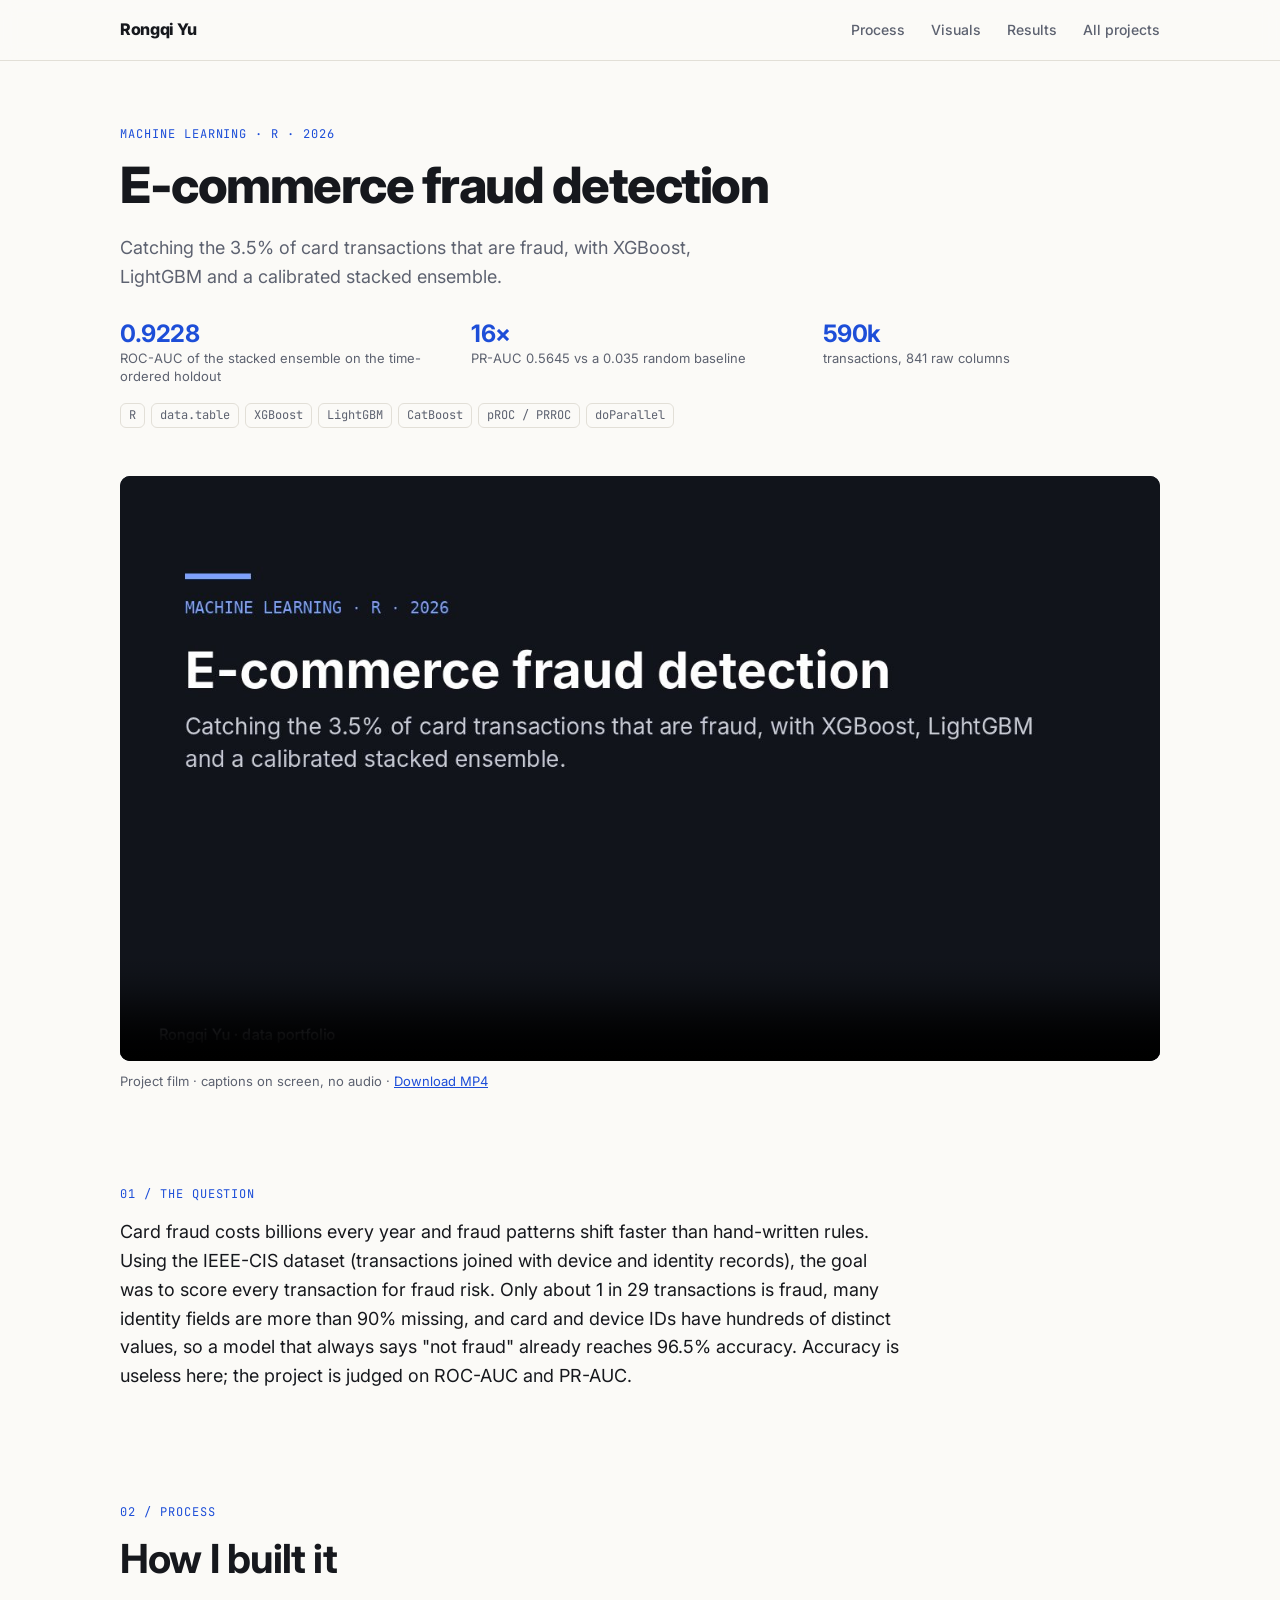
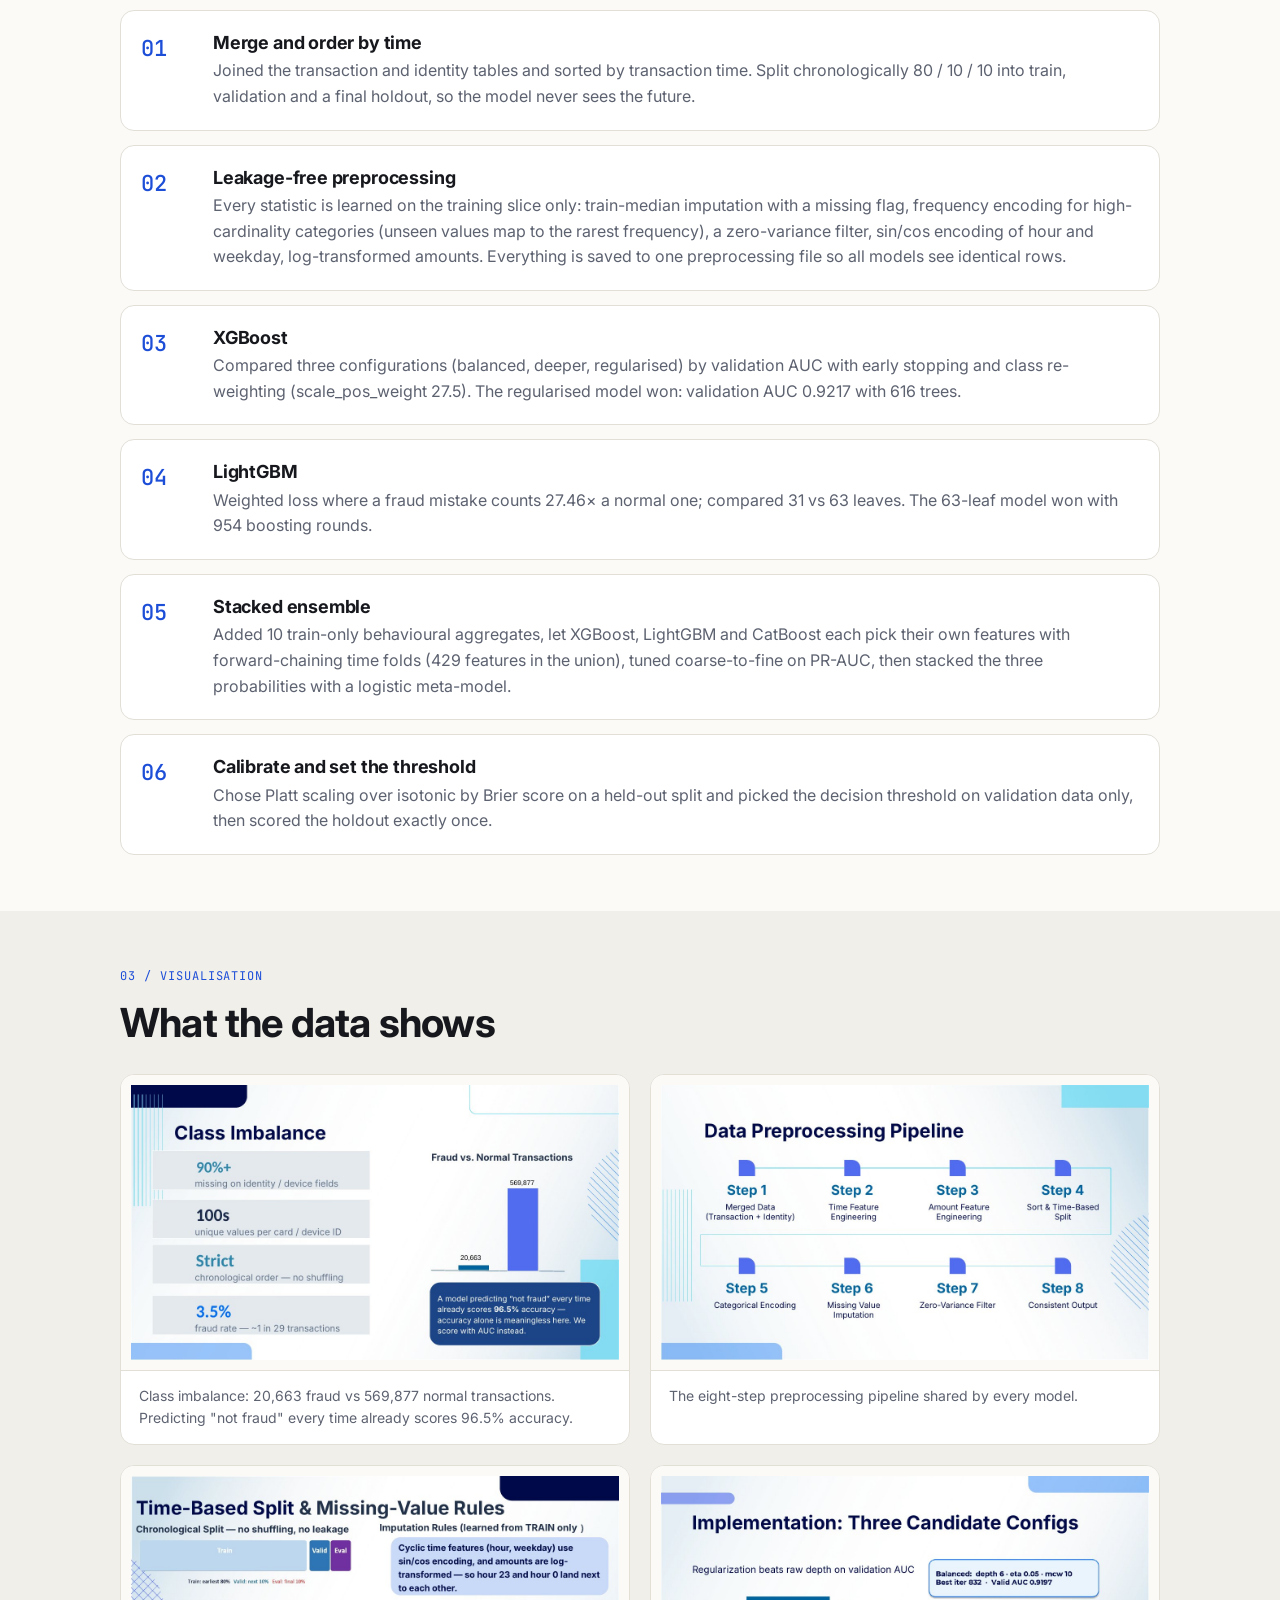
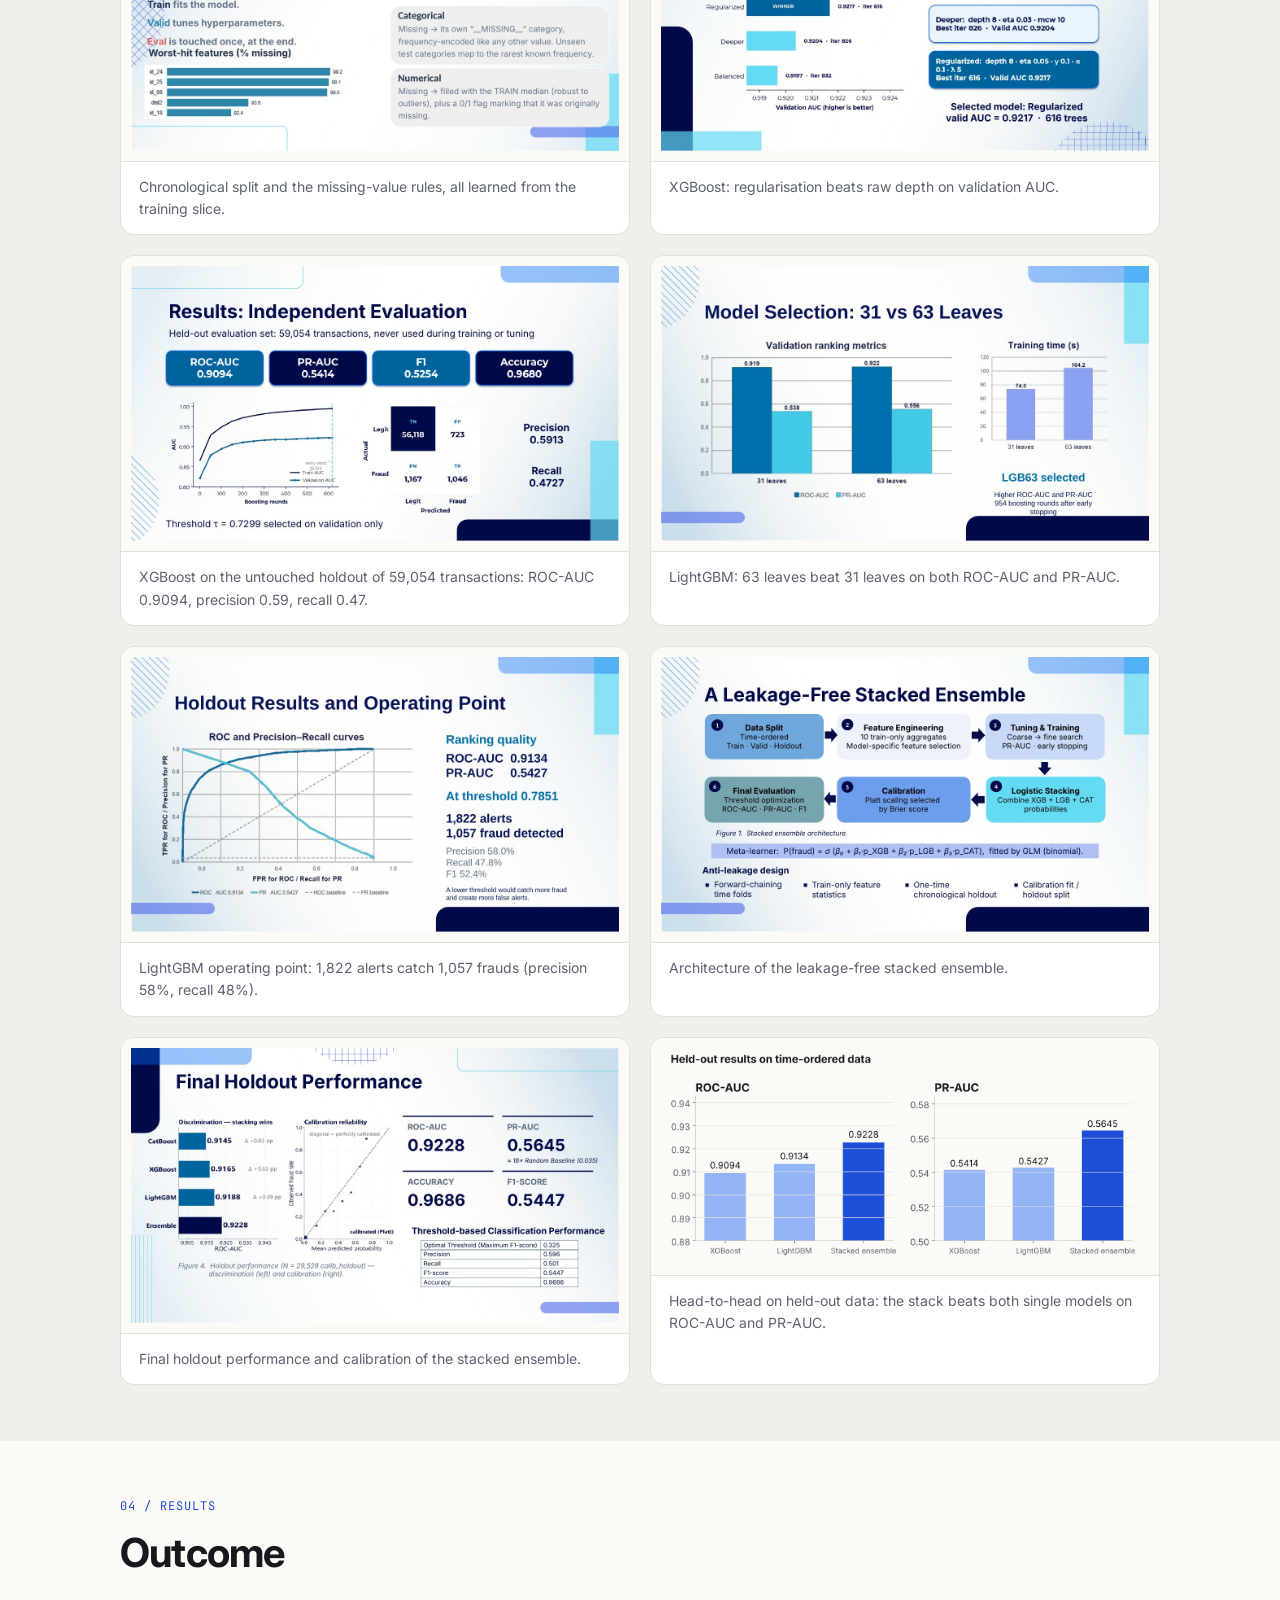
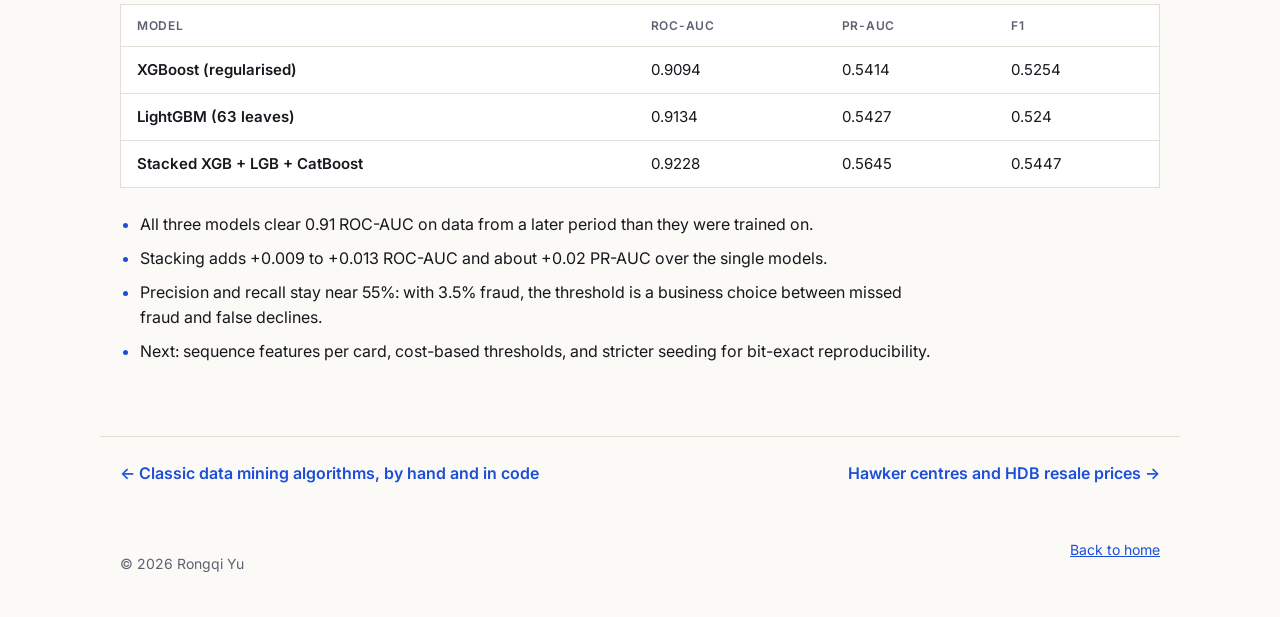
<file: projects/fraud.html>
<!doctype html>
<html lang="en">
<head>
<meta charset="utf-8">
<meta name="viewport" content="width=device-width, initial-scale=1">
<title>E-commerce fraud detection · Rongqi Yu</title>
<meta name="description" content="Catching the 3.5% of card transactions that are fraud, with XGBoost, LightGBM and a calibrated stacked ensemble.">
<link rel="preconnect" href="https://fonts.googleapis.com">
<link rel="preconnect" href="https://fonts.gstatic.com" crossorigin>
<link href="https://fonts.googleapis.com/css2?family=Inter:wght@400;500;600;700;800&family=JetBrains+Mono:wght@500&display=swap" rel="stylesheet">
<style>
:root {
  --bg: #fbfaf7;
  --bg-alt: #f1efe9;
  --ink: #16181d;
  --muted: #5d6270;
  --line: #e2dfd7;
  --accent: #1d4ed8;
  --accent-soft: #e6ecfd;
  --card: #ffffff;
  --radius: 14px;
}
@media (prefers-color-scheme: dark) {
  :root {
    --bg: #111318;
    --bg-alt: #171a21;
    --ink: #eceef2;
    --muted: #a0a6b3;
    --line: #2a2f3a;
    --accent: #7aa2ff;
    --accent-soft: #1d2740;
    --card: #191c24;
  }
  .card-img img, .gallery img { background: #fbfaf7; }
}

* { box-sizing: border-box; }
html { scroll-behavior: smooth; }
body {
  margin: 0;
  background: var(--bg);
  color: var(--ink);
  font: 16px/1.6 Inter, system-ui, -apple-system, "Segoe UI", "PingFang SC", "Microsoft YaHei", sans-serif;
}
img { max-width: 100%; display: block; }
a { color: var(--accent); }
.wrap { max-width: 1080px; margin: 0 auto; padding: 0 20px; }

.skip { position: absolute; left: -999px; }
.skip:focus { left: 12px; top: 12px; background: var(--card); padding: 8px 12px; z-index: 10; }

/* nav */
.nav { position: sticky; top: 0; z-index: 5; background: color-mix(in srgb, var(--bg) 88%, transparent); backdrop-filter: blur(8px); border-bottom: 1px solid var(--line); }
.nav-inner { display: flex; align-items: center; justify-content: space-between; height: 60px; }
.brand { font-weight: 800; color: var(--ink); text-decoration: none; letter-spacing: -0.02em; }
.nav nav a { color: var(--muted); text-decoration: none; margin-left: 22px; font-size: 14px; font-weight: 500; }
.nav nav a:hover { color: var(--accent); }

/* hero */
.hero { padding: 88px 20px 72px; }
.kicker, .num, .label {
  font-family: "JetBrains Mono", ui-monospace, monospace;
  font-size: 12px; letter-spacing: 0.08em; text-transform: uppercase; color: var(--accent); margin: 0 0 14px;
}
h1 { font-size: clamp(34px, 6vw, 60px); line-height: 1.08; letter-spacing: -0.03em; margin: 0 0 22px; font-weight: 800; }
.accent { color: var(--accent); }
.lead { font-size: 18px; color: var(--muted); max-width: 640px; margin: 0 0 28px; }
.lead strong { color: var(--ink); }
.cta { display: flex; flex-wrap: wrap; gap: 12px; margin-bottom: 28px; }
.btn { display: inline-block; padding: 11px 20px; border-radius: 999px; border: 1px solid var(--line); background: var(--card); color: var(--ink); text-decoration: none; font-weight: 600; font-size: 15px; }
.btn:hover { border-color: var(--accent); color: var(--accent); }
.btn.primary { background: var(--accent); color: #fff; border-color: var(--accent); }
.btn.primary:hover { color: #fff; filter: brightness(1.1); }
.tags { list-style: none; padding: 0; margin: 0 0 40px; display: flex; flex-wrap: wrap; gap: 8px; }
.tags li { background: var(--accent-soft); color: var(--accent); padding: 5px 12px; border-radius: 999px; font-size: 13px; font-weight: 500; }
.stats { display: grid; grid-template-columns: repeat(3, 1fr); gap: 16px; border-top: 1px solid var(--line); padding-top: 28px; }
.stats b { display: block; font-size: 34px; letter-spacing: -0.03em; }
.stats span { color: var(--muted); font-size: 14px; }

/* sections */
.section { padding: 80px 0; }
.section.alt { background: var(--bg-alt); }
h2 { font-size: clamp(28px, 4vw, 40px); letter-spacing: -0.02em; margin: 0 0 28px; line-height: 1.15; }
h3 { margin: 0 0 8px; font-size: 21px; letter-spacing: -0.01em; line-height: 1.3; }

.filters { display: flex; flex-wrap: wrap; gap: 8px; margin-bottom: 28px; }
.chip { font: inherit; font-size: 14px; padding: 6px 14px; border-radius: 999px; border: 1px solid var(--line); background: var(--card); color: var(--muted); cursor: pointer; }
.chip.active { background: var(--ink); color: var(--bg); border-color: var(--ink); }

/* cards */
.card { background: var(--card); border: 1px solid var(--line); border-radius: var(--radius); overflow: hidden; }
.card[hidden] { display: none; }
.card-body { padding: 26px; }
.card.feature { display: grid; grid-template-columns: 0.9fr 1.1fr; margin-bottom: 20px; }
.card-img { margin: 0; background: #fbfaf7; display: flex; align-items: center; justify-content: center; padding: 18px; border-right: 1px solid var(--line); }
.label { color: var(--muted); margin-bottom: 10px; }
.sub { color: var(--muted); margin: 0 0 18px; }
.metrics { display: grid; grid-template-columns: repeat(3, 1fr); gap: 14px; margin-bottom: 18px; }
.metrics.small { grid-template-columns: repeat(auto-fit, minmax(120px, 1fr)); }
.metrics b { display: block; font-size: 24px; letter-spacing: -0.02em; color: var(--accent); line-height: 1.2; }
.metrics span { font-size: 13px; color: var(--muted); line-height: 1.4; display: block; }
.stack { list-style: none; padding: 0; margin: 0 0 16px; display: flex; flex-wrap: wrap; gap: 6px; }
.stack li { font-family: "JetBrains Mono", ui-monospace, monospace; font-size: 12px; border: 1px solid var(--line); border-radius: 6px; padding: 2px 8px; color: var(--muted); }
details { border-top: 1px solid var(--line); padding-top: 12px; }
summary { cursor: pointer; font-weight: 600; color: var(--accent); }
details ol, details ul { padding-left: 20px; color: var(--muted); font-size: 15px; }
details li { margin-bottom: 8px; }
details b { color: var(--ink); }
code { font-family: "JetBrains Mono", ui-monospace, monospace; font-size: 0.9em; background: var(--accent-soft); padding: 1px 5px; border-radius: 4px; }
.gallery { display: grid; grid-template-columns: 1fr 1fr; gap: 12px; margin-top: 12px; }
.gallery img { border: 1px solid var(--line); border-radius: 8px; }
.foot { font-size: 13px; color: var(--muted); margin: 14px 0 0; }
.grid { display: grid; grid-template-columns: repeat(3, 1fr); gap: 20px; }

/* background */
.two { display: grid; grid-template-columns: 1fr 2fr; gap: 40px; }
.timeline .item { border-left: 2px solid var(--accent); padding: 0 0 26px 22px; position: relative; }
.timeline .item::before { content: ""; position: absolute; left: -7px; top: 6px; width: 12px; height: 12px; border-radius: 50%; background: var(--accent); }
.timeline .when { font-family: "JetBrains Mono", ui-monospace, monospace; font-size: 12px; color: var(--muted); margin: 0 0 4px; }
.timeline p { margin: 0; color: var(--muted); }

/* toolkit */
.tools { display: grid; grid-template-columns: repeat(auto-fit, minmax(220px, 1fr)); gap: 16px; }
.tools > div { background: var(--card); border: 1px solid var(--line); border-radius: var(--radius); padding: 22px; }
.tools h3 { font-size: 16px; }
.tools p { margin: 0; color: var(--muted); font-size: 15px; }

/* contact */
.contact { background: var(--ink); color: var(--bg); }
.contact .num { color: var(--accent); }
.contact .lead { color: color-mix(in srgb, var(--bg) 70%, var(--ink)); }
.email a { font-size: clamp(22px, 4vw, 34px); font-weight: 700; color: var(--bg); text-decoration-color: var(--accent); }
.contact .btn { background: transparent; color: var(--bg); border-color: color-mix(in srgb, var(--bg) 35%, var(--ink)); }

.footer { display: flex; justify-content: space-between; flex-wrap: wrap; gap: 8px; padding: 28px 20px; font-size: 14px; color: var(--muted); }

@media (max-width: 860px) {
  .card.feature, .two { grid-template-columns: 1fr; }
  .card-img { border-right: 0; border-bottom: 1px solid var(--line); }
  .grid { grid-template-columns: 1fr; }
  .two { gap: 8px; }
}
@media (max-width: 560px) {
  .wrap { padding: 0 16px; }
  .nav nav a { margin-left: 12px; font-size: 13px; }
  .nav nav a[href="#toolkit"] { display: none; }
  .hero { padding: 56px 16px 48px; }
  .stats, .metrics { grid-template-columns: 1fr; }
  .gallery { grid-template-columns: 1fr; }
}
.timeline .group { font-family: "JetBrains Mono", ui-monospace, monospace; font-size: 12px; letter-spacing: 0.08em; text-transform: uppercase; color: var(--accent); margin: 8px 0 14px; }
.timeline .group:not(:first-child) { margin-top: 18px; }
.timeline ul { margin: 0; padding-left: 18px; color: var(--muted); }
.timeline li { margin-bottom: 4px; }

/* ---------- project grid on home ---------- */
.pgrid { display: grid; grid-template-columns: repeat(auto-fill, minmax(320px, 1fr)); gap: 20px; }
.pcard { display: flex; flex-direction: column; }
.pcard .card-body { display: flex; flex-direction: column; flex: 1; }
.pcard-img { display: block; aspect-ratio: 16 / 10; background: #fbfaf7; border-bottom: 1px solid var(--line); overflow: hidden; }
.pcard-img img { width: 100%; height: 100%; object-fit: contain; padding: 8px; transition: transform .3s; }
.pcard:hover .pcard-img img { transform: scale(1.03); }
.pcard h3 a { color: var(--ink); text-decoration: none; }
.pcard h3 a:hover { color: var(--accent); }
.card-links { margin-top: auto; padding-top: 12px; border-top: 1px solid var(--line); display: flex; justify-content: space-between; font-weight: 600; font-size: 14px; }
.card-links a { text-decoration: none; }

/* ---------- films ---------- */
video { width: 100%; display: block; border-radius: 10px; background: #0d1020; }
.featured-film { display: grid; grid-template-columns: 1.6fr 1fr; gap: 28px; align-items: center; margin-bottom: 28px; }
.film-grid { display: grid; grid-template-columns: repeat(auto-fill, minmax(260px, 1fr)); gap: 18px; }
.film a { display: block; margin-top: 8px; font-weight: 600; font-size: 14px; color: var(--ink); text-decoration: none; }
.film a:hover { color: var(--accent); }
.film-note { font-size: 13px; color: var(--muted); margin-top: 10px; }

/* ---------- project pages ---------- */
.p-hero { padding: 64px 20px 24px; }
.p-hero h1 { font-size: clamp(30px, 5vw, 50px); }
.p-film { padding-top: 8px; padding-bottom: 24px; }
.p-sec { padding: 56px 20px; }
.p-sec.alt { background: var(--bg-alt); padding: 56px 0; }
.prose { font-size: 18px; max-width: 780px; color: var(--ink); margin: 0; }
.steps { list-style: none; padding: 0; margin: 0; display: grid; gap: 14px; }
.steps li { display: grid; grid-template-columns: 56px 1fr; gap: 16px; background: var(--card); border: 1px solid var(--line); border-radius: var(--radius); padding: 20px; }
.step-n { font-family: "JetBrains Mono", ui-monospace, monospace; font-size: 22px; color: var(--accent); font-weight: 500; }
.steps h3 { font-size: 18px; margin-bottom: 4px; }
.steps p { margin: 0; color: var(--muted); }
.sub-h { margin: 36px 0 14px; }
.schema { display: grid; grid-template-columns: repeat(auto-fit, minmax(200px, 1fr)); gap: 14px; }
.rel { background: var(--card); border: 1px solid var(--line); border-top: 3px solid var(--accent); border-radius: 10px; padding: 14px 18px; }
.rel h4 { margin: 0 0 6px; font-size: 16px; }
.rel ul { margin: 0; padding-left: 18px; color: var(--muted); font-family: "JetBrains Mono", ui-monospace, monospace; font-size: 13px; }
pre.code { background: #11141b; color: #dfe4ee; border-radius: 12px; padding: 20px; overflow-x: auto; font-size: 13px; line-height: 1.55; }
pre.code code { background: none; padding: 0; color: inherit; }
.viz-grid { display: grid; grid-template-columns: repeat(2, 1fr); gap: 20px; }
.viz { margin: 0; background: var(--card); border: 1px solid var(--line); border-radius: var(--radius); overflow: hidden; display: flex; flex-direction: column; }
.viz a { display: block; background: #fbfaf7; padding: 10px; }
.viz img { width: 100%; height: auto; }
.viz figcaption { padding: 14px 18px; font-size: 14px; color: var(--muted); border-top: 1px solid var(--line); }
.table-wrap { overflow-x: auto; margin-bottom: 24px; }
table { border-collapse: collapse; width: 100%; background: var(--card); border: 1px solid var(--line); border-radius: 10px; font-size: 15px; }
th, td { text-align: left; padding: 11px 16px; border-bottom: 1px solid var(--line); }
th { font-size: 12px; text-transform: uppercase; letter-spacing: .06em; color: var(--muted); font-weight: 600; }
tbody tr:last-child td { border-bottom: 0; }
td:first-child { font-weight: 600; }
.takeaways { padding-left: 20px; display: grid; gap: 8px; max-width: 820px; }
.takeaways li::marker { color: var(--accent); }
.p-pager { display: flex; justify-content: space-between; gap: 16px; flex-wrap: wrap; padding-top: 24px; padding-bottom: 24px; border-top: 1px solid var(--line); font-weight: 600; }
.p-pager a { text-decoration: none; }

@media (max-width: 860px) {
  .featured-film, .viz-grid { grid-template-columns: 1fr; }
}
@media (max-width: 560px) {
  .pgrid { grid-template-columns: 1fr; }
  .steps li { grid-template-columns: 1fr; gap: 4px; }
  .p-sec { padding: 40px 16px; }
  .p-hero { padding: 40px 16px 16px; }
  .project-page .nav nav a[href="#visuals"] { display: none; }
}

</style>
</head>
<body class="project-page">
<header class="nav">
  <div class="wrap nav-inner">
    <a class="brand" href="../index.html">Rongqi Yu</a>
    <nav>
      <a href="#process">Process</a>
      <a href="#visuals">Visuals</a>
      <a href="#results">Results</a>
      <a href="../index.html#work">All projects</a>
    </nav>
  </div>
</header>
<main>
<section class="wrap p-hero">
  <p class="kicker">Machine learning · R · 2026</p>
  <h1>E-commerce fraud detection</h1>
  <p class="lead">Catching the 3.5% of card transactions that are fraud, with XGBoost, LightGBM and a calibrated stacked ensemble.</p>
  <div class="metrics"><div><b>0.9228</b><span>ROC-AUC of the stacked ensemble on the time-ordered holdout</span></div><div><b>16×</b><span>PR-AUC 0.5645 vs a 0.035 random baseline</span></div><div><b>590k</b><span>transactions, 841 raw columns</span></div></div>
  <ul class="stack"><li>R</li><li>data.table</li><li>XGBoost</li><li>LightGBM</li><li>CatBoost</li><li>pROC / PRROC</li><li>doParallel</li></ul>
</section>

<section class="wrap p-film">
  <video controls preload="metadata" poster="../assets/video/fraud.jpg" playsinline>
    <source src="../assets/video/fraud.mp4" type="video/mp4">
  </video>
  <p class="film-note">Project film · captions on screen, no audio · <a href="../assets/video/fraud.mp4" download>Download MP4</a></p>
</section>

<section class="wrap p-sec">
  <p class="num">01 / The question</p>
  <p class="prose">Card fraud costs billions every year and fraud patterns shift faster than hand-written rules. Using the IEEE-CIS dataset (transactions joined with device and identity records), the goal was to score every transaction for fraud risk. Only about 1 in 29 transactions is fraud, many identity fields are more than 90% missing, and card and device IDs have hundreds of distinct values, so a model that always says &quot;not fraud&quot; already reaches 96.5% accuracy. Accuracy is useless here; the project is judged on ROC-AUC and PR-AUC.</p>
</section>

<section class="wrap p-sec" id="process">
  <p class="num">02 / Process</p>
  <h2>How I built it</h2>
  <ol class="steps"><li><span class="step-n">01</span><div><h3>Merge and order by time</h3><p>Joined the transaction and identity tables and sorted by transaction time. Split chronologically 80 / 10 / 10 into train, validation and a final holdout, so the model never sees the future.</p></div></li><li><span class="step-n">02</span><div><h3>Leakage-free preprocessing</h3><p>Every statistic is learned on the training slice only: train-median imputation with a missing flag, frequency encoding for high-cardinality categories (unseen values map to the rarest frequency), a zero-variance filter, sin/cos encoding of hour and weekday, log-transformed amounts. Everything is saved to one preprocessing file so all models see identical rows.</p></div></li><li><span class="step-n">03</span><div><h3>XGBoost</h3><p>Compared three configurations (balanced, deeper, regularised) by validation AUC with early stopping and class re-weighting (scale_pos_weight 27.5). The regularised model won: validation AUC 0.9217 with 616 trees.</p></div></li><li><span class="step-n">04</span><div><h3>LightGBM</h3><p>Weighted loss where a fraud mistake counts 27.46× a normal one; compared 31 vs 63 leaves. The 63-leaf model won with 954 boosting rounds.</p></div></li><li><span class="step-n">05</span><div><h3>Stacked ensemble</h3><p>Added 10 train-only behavioural aggregates, let XGBoost, LightGBM and CatBoost each pick their own features with forward-chaining time folds (429 features in the union), tuned coarse-to-fine on PR-AUC, then stacked the three probabilities with a logistic meta-model.</p></div></li><li><span class="step-n">06</span><div><h3>Calibrate and set the threshold</h3><p>Chose Platt scaling over isotonic by Brier score on a held-out split and picked the decision threshold on validation data only, then scored the holdout exactly once.</p></div></li></ol>
  
</section>

<section class="p-sec alt" id="visuals">
  <div class="wrap">
    <p class="num">03 / Visualisation</p>
    <h2>What the data shows</h2>
    <div class="viz-grid"><figure class="viz"><a href="../assets/img/fraud/slide_7.jpg" target="_blank" rel="noopener"><img src="../assets/img/fraud/slide_7.jpg" alt="Class imbalance: 20,663 fraud vs 569,877 normal transactions. Predicting &quot;not fraud&quot; every time already scores 96.5% accuracy." loading="lazy"></a><figcaption>Class imbalance: 20,663 fraud vs 569,877 normal transactions. Predicting &quot;not fraud&quot; every time already scores 96.5% accuracy.</figcaption></figure><figure class="viz"><a href="../assets/img/fraud/slide_8.jpg" target="_blank" rel="noopener"><img src="../assets/img/fraud/slide_8.jpg" alt="The eight-step preprocessing pipeline shared by every model." loading="lazy"></a><figcaption>The eight-step preprocessing pipeline shared by every model.</figcaption></figure><figure class="viz"><a href="../assets/img/fraud/slide_9.jpg" target="_blank" rel="noopener"><img src="../assets/img/fraud/slide_9.jpg" alt="Chronological split and the missing-value rules, all learned from the training slice." loading="lazy"></a><figcaption>Chronological split and the missing-value rules, all learned from the training slice.</figcaption></figure><figure class="viz"><a href="../assets/img/fraud/slide_13.jpg" target="_blank" rel="noopener"><img src="../assets/img/fraud/slide_13.jpg" alt="XGBoost: regularisation beats raw depth on validation AUC." loading="lazy"></a><figcaption>XGBoost: regularisation beats raw depth on validation AUC.</figcaption></figure><figure class="viz"><a href="../assets/img/fraud/slide_14.jpg" target="_blank" rel="noopener"><img src="../assets/img/fraud/slide_14.jpg" alt="XGBoost on the untouched holdout of 59,054 transactions: ROC-AUC 0.9094, precision 0.59, recall 0.47." loading="lazy"></a><figcaption>XGBoost on the untouched holdout of 59,054 transactions: ROC-AUC 0.9094, precision 0.59, recall 0.47.</figcaption></figure><figure class="viz"><a href="../assets/img/fraud/slide_19.jpg" target="_blank" rel="noopener"><img src="../assets/img/fraud/slide_19.jpg" alt="LightGBM: 63 leaves beat 31 leaves on both ROC-AUC and PR-AUC." loading="lazy"></a><figcaption>LightGBM: 63 leaves beat 31 leaves on both ROC-AUC and PR-AUC.</figcaption></figure><figure class="viz"><a href="../assets/img/fraud/slide_20.jpg" target="_blank" rel="noopener"><img src="../assets/img/fraud/slide_20.jpg" alt="LightGBM operating point: 1,822 alerts catch 1,057 frauds (precision 58%, recall 48%)." loading="lazy"></a><figcaption>LightGBM operating point: 1,822 alerts catch 1,057 frauds (precision 58%, recall 48%).</figcaption></figure><figure class="viz"><a href="../assets/img/fraud/slide_22.jpg" target="_blank" rel="noopener"><img src="../assets/img/fraud/slide_22.jpg" alt="Architecture of the leakage-free stacked ensemble." loading="lazy"></a><figcaption>Architecture of the leakage-free stacked ensemble.</figcaption></figure><figure class="viz"><a href="../assets/img/fraud/slide_24.jpg" target="_blank" rel="noopener"><img src="../assets/img/fraud/slide_24.jpg" alt="Final holdout performance and calibration of the stacked ensemble." loading="lazy"></a><figcaption>Final holdout performance and calibration of the stacked ensemble.</figcaption></figure><figure class="viz"><a href="../assets/img/fraud/model_comparison.png" target="_blank" rel="noopener"><img src="../assets/img/fraud/model_comparison.png" alt="Head-to-head on held-out data: the stack beats both single models on ROC-AUC and PR-AUC." loading="lazy"></a><figcaption>Head-to-head on held-out data: the stack beats both single models on ROC-AUC and PR-AUC.</figcaption></figure></div>
  </div>
</section>

<section class="wrap p-sec" id="results">
  <p class="num">04 / Results</p>
  <h2>Outcome</h2>
  <div class="table-wrap"><table><thead><tr><th>Model</th><th>ROC-AUC</th><th>PR-AUC</th><th>F1</th></tr></thead><tbody><tr><td>XGBoost (regularised)</td><td>0.9094</td><td>0.5414</td><td>0.5254</td></tr><tr><td>LightGBM (63 leaves)</td><td>0.9134</td><td>0.5427</td><td>0.524</td></tr><tr><td>Stacked XGB + LGB + CatBoost</td><td>0.9228</td><td>0.5645</td><td>0.5447</td></tr></tbody></table></div>
  <ul class="takeaways"><li>All three models clear 0.91 ROC-AUC on data from a later period than they were trained on.</li><li>Stacking adds +0.009 to +0.013 ROC-AUC and about +0.02 PR-AUC over the single models.</li><li>Precision and recall stay near 55%: with 3.5% fraud, the threshold is a business choice between missed fraud and false declines.</li><li>Next: sequence features per card, cost-based thresholds, and stricter seeding for bit-exact reproducibility.</li></ul>
</section>

<nav class="wrap p-pager">
  <a href="algorithms.html">← Classic data mining algorithms, by hand and in code</a>
  <a href="hawker.html">Hawker centres and HDB resale prices →</a>
</nav>
</main>
<footer class="wrap footer">
  <p>© 2026 Rongqi Yu</p>
  <a href="../index.html">Back to home</a>
</footer>
</body>
</html>
</file>
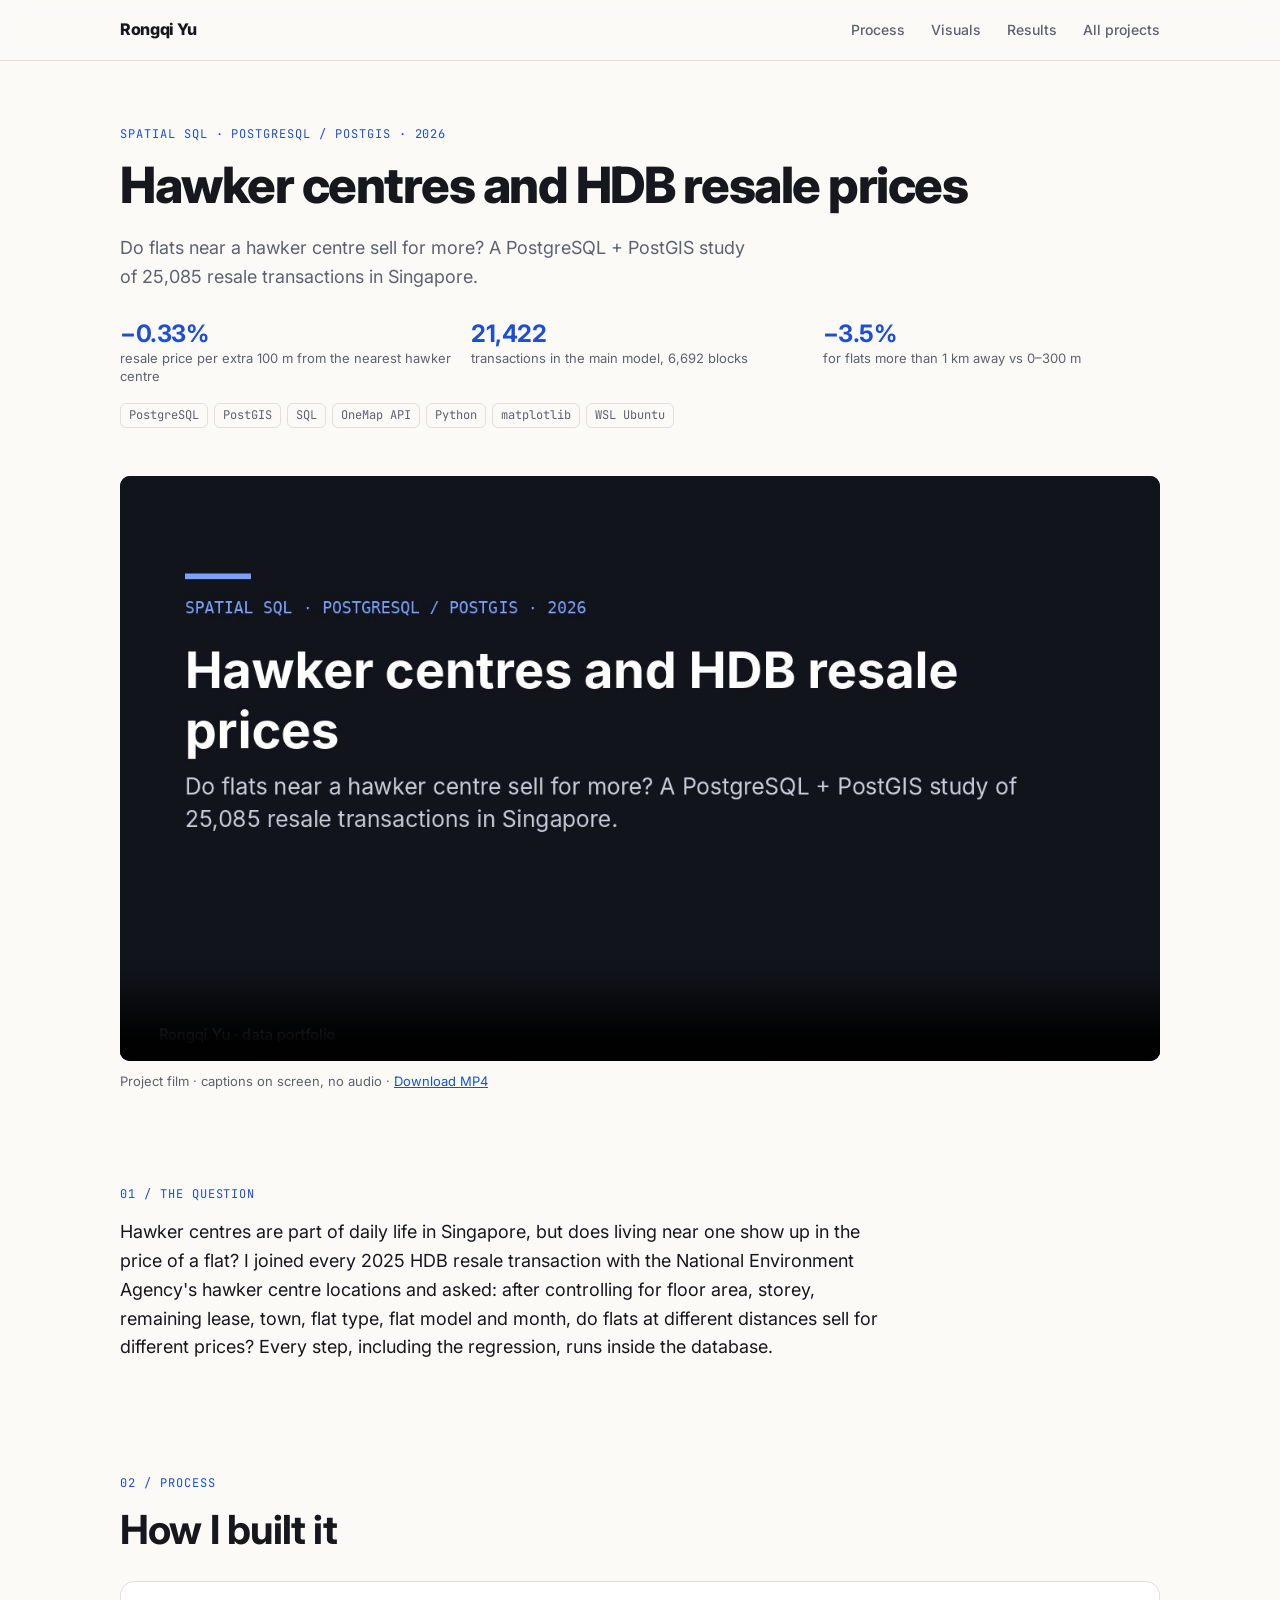
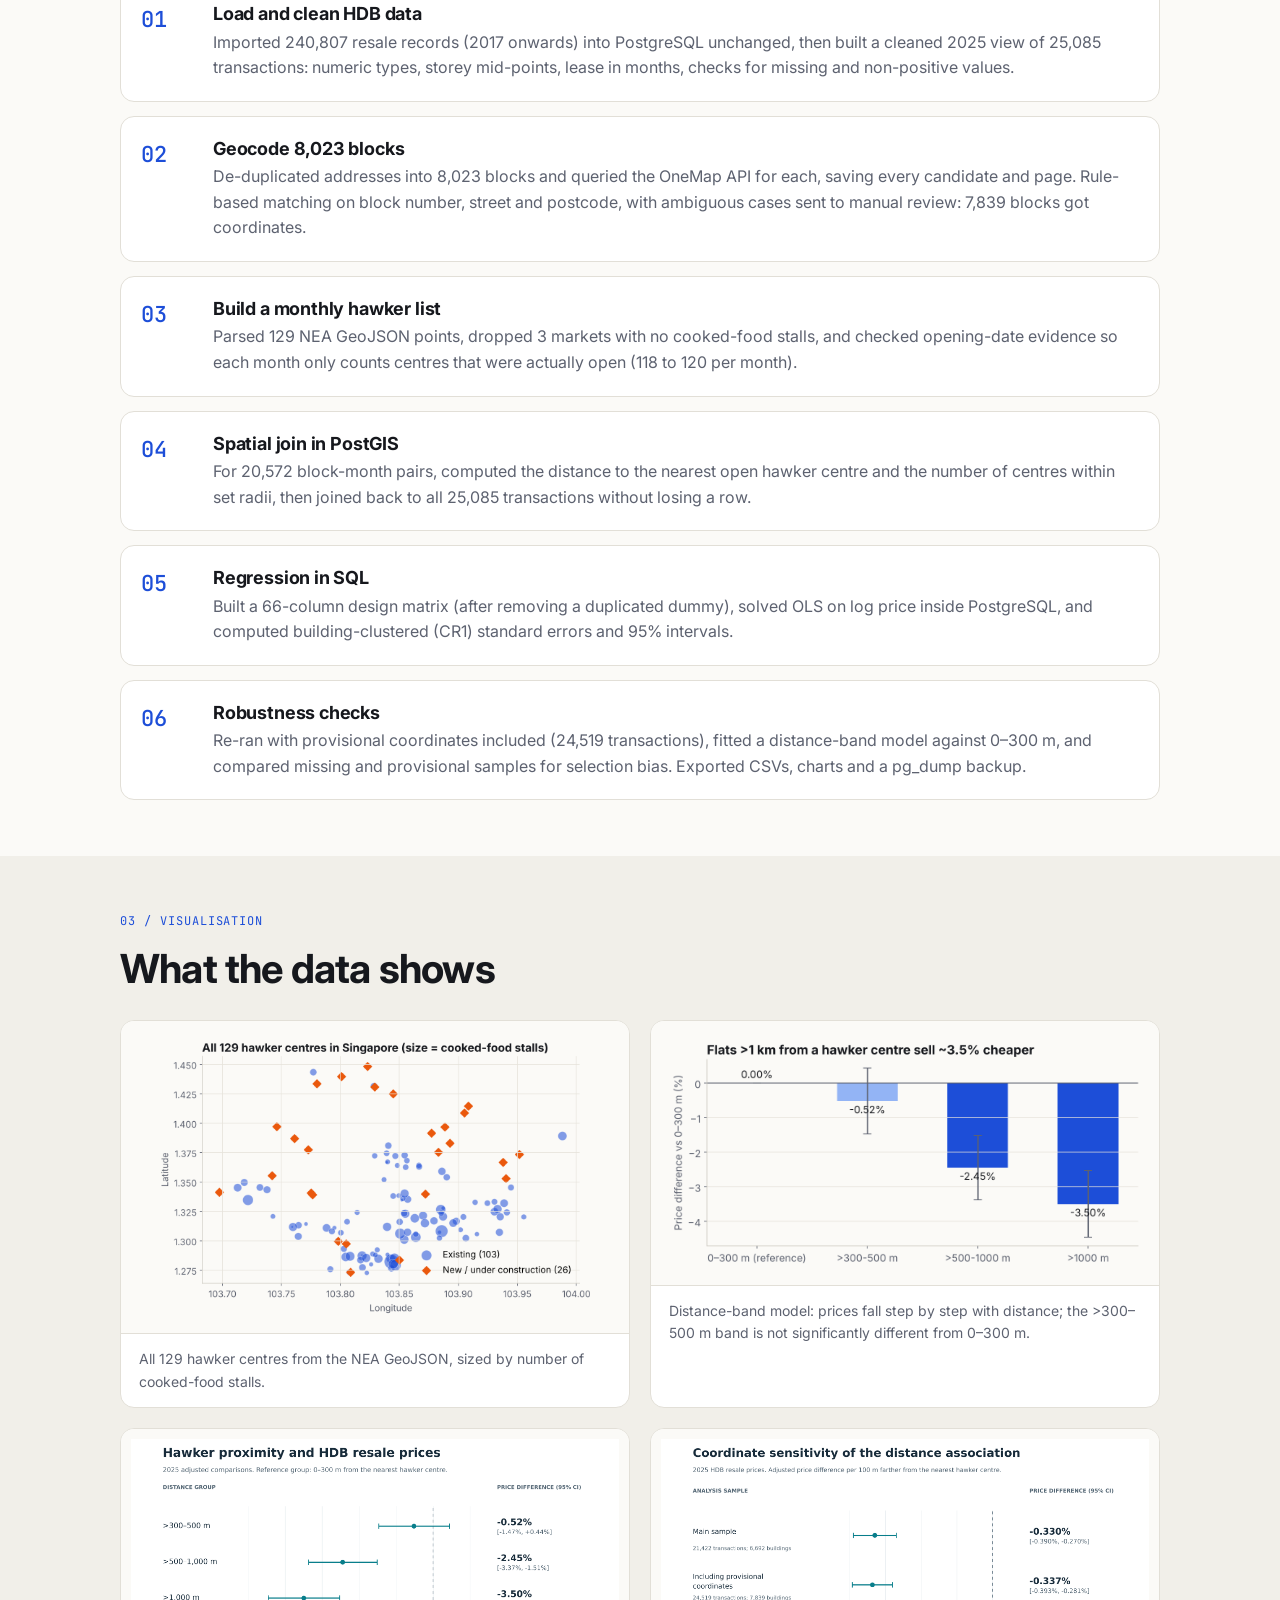
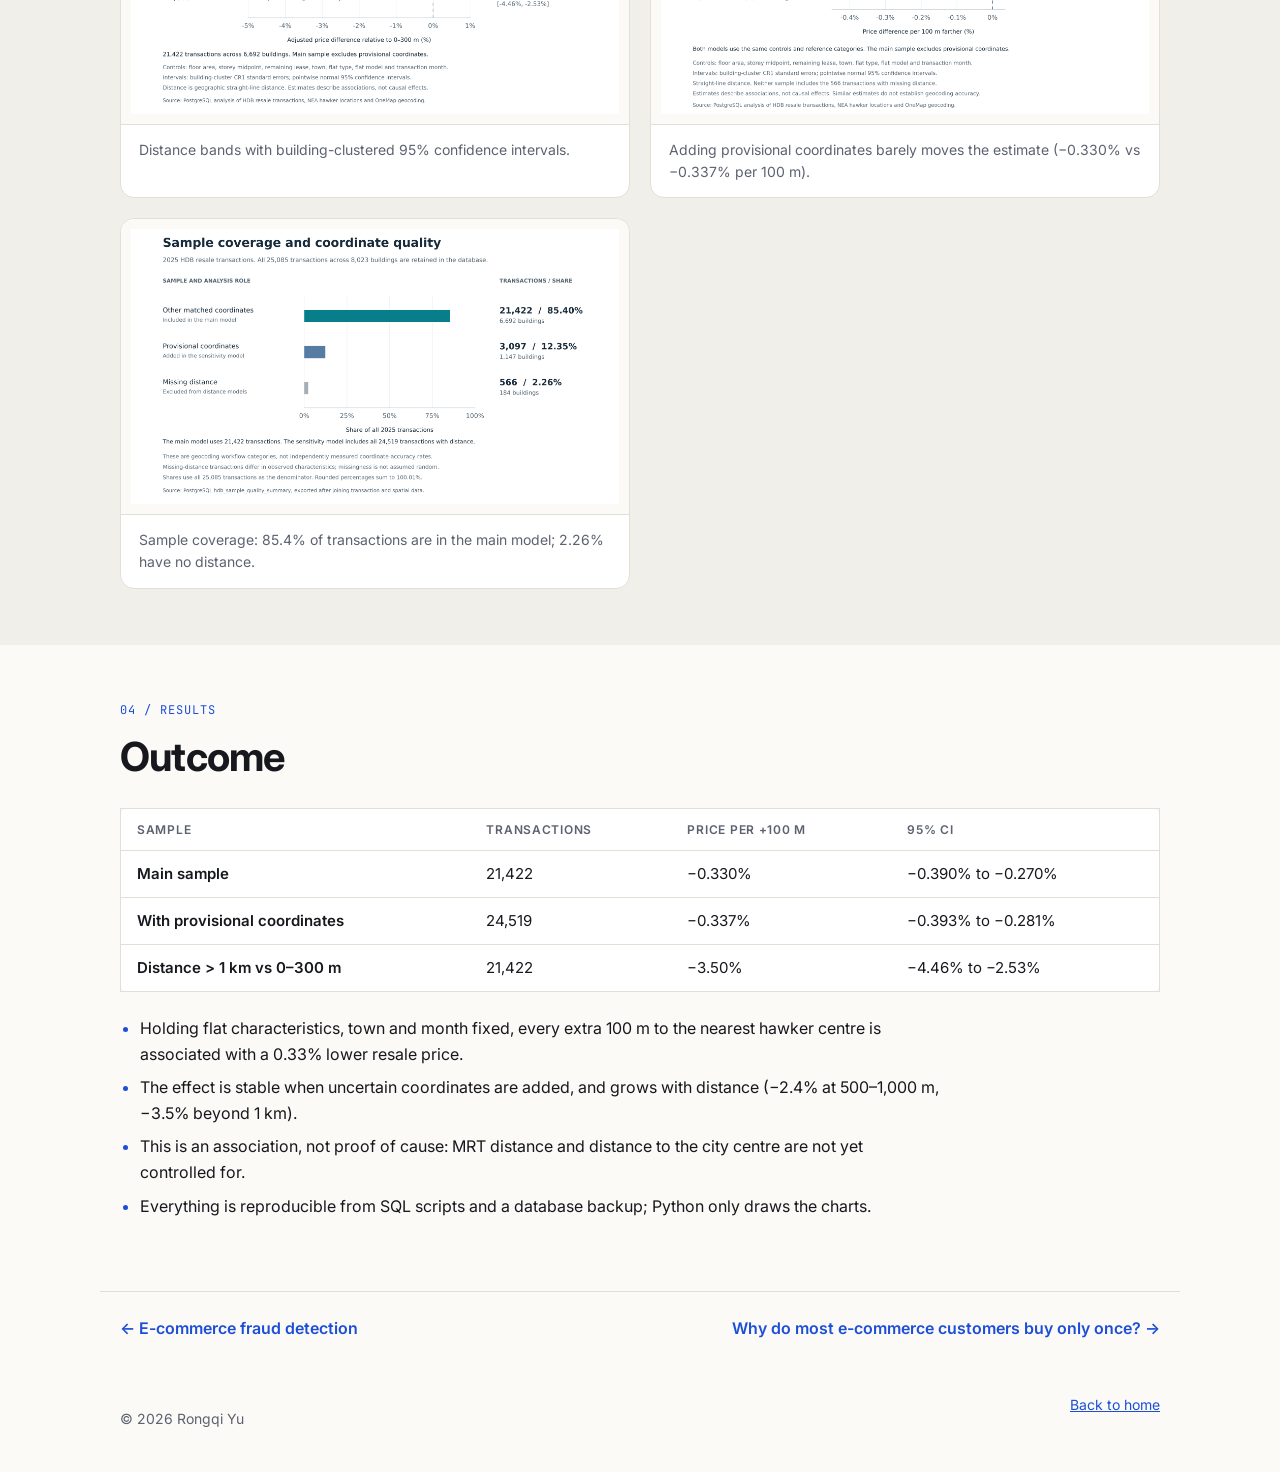
<file: projects/hawker.html>
<!doctype html>
<html lang="en">
<head>
<meta charset="utf-8">
<meta name="viewport" content="width=device-width, initial-scale=1">
<title>Hawker centres and HDB resale prices · Rongqi Yu</title>
<meta name="description" content="Do flats near a hawker centre sell for more? A PostgreSQL + PostGIS study of 25,085 resale transactions in Singapore.">
<link rel="preconnect" href="https://fonts.googleapis.com">
<link rel="preconnect" href="https://fonts.gstatic.com" crossorigin>
<link href="https://fonts.googleapis.com/css2?family=Inter:wght@400;500;600;700;800&family=JetBrains+Mono:wght@500&display=swap" rel="stylesheet">
<style>
:root {
  --bg: #fbfaf7;
  --bg-alt: #f1efe9;
  --ink: #16181d;
  --muted: #5d6270;
  --line: #e2dfd7;
  --accent: #1d4ed8;
  --accent-soft: #e6ecfd;
  --card: #ffffff;
  --radius: 14px;
}
@media (prefers-color-scheme: dark) {
  :root {
    --bg: #111318;
    --bg-alt: #171a21;
    --ink: #eceef2;
    --muted: #a0a6b3;
    --line: #2a2f3a;
    --accent: #7aa2ff;
    --accent-soft: #1d2740;
    --card: #191c24;
  }
  .card-img img, .gallery img { background: #fbfaf7; }
}

* { box-sizing: border-box; }
html { scroll-behavior: smooth; }
body {
  margin: 0;
  background: var(--bg);
  color: var(--ink);
  font: 16px/1.6 Inter, system-ui, -apple-system, "Segoe UI", "PingFang SC", "Microsoft YaHei", sans-serif;
}
img { max-width: 100%; display: block; }
a { color: var(--accent); }
.wrap { max-width: 1080px; margin: 0 auto; padding: 0 20px; }

.skip { position: absolute; left: -999px; }
.skip:focus { left: 12px; top: 12px; background: var(--card); padding: 8px 12px; z-index: 10; }

/* nav */
.nav { position: sticky; top: 0; z-index: 5; background: color-mix(in srgb, var(--bg) 88%, transparent); backdrop-filter: blur(8px); border-bottom: 1px solid var(--line); }
.nav-inner { display: flex; align-items: center; justify-content: space-between; height: 60px; }
.brand { font-weight: 800; color: var(--ink); text-decoration: none; letter-spacing: -0.02em; }
.nav nav a { color: var(--muted); text-decoration: none; margin-left: 22px; font-size: 14px; font-weight: 500; }
.nav nav a:hover { color: var(--accent); }

/* hero */
.hero { padding: 88px 20px 72px; }
.kicker, .num, .label {
  font-family: "JetBrains Mono", ui-monospace, monospace;
  font-size: 12px; letter-spacing: 0.08em; text-transform: uppercase; color: var(--accent); margin: 0 0 14px;
}
h1 { font-size: clamp(34px, 6vw, 60px); line-height: 1.08; letter-spacing: -0.03em; margin: 0 0 22px; font-weight: 800; }
.accent { color: var(--accent); }
.lead { font-size: 18px; color: var(--muted); max-width: 640px; margin: 0 0 28px; }
.lead strong { color: var(--ink); }
.cta { display: flex; flex-wrap: wrap; gap: 12px; margin-bottom: 28px; }
.btn { display: inline-block; padding: 11px 20px; border-radius: 999px; border: 1px solid var(--line); background: var(--card); color: var(--ink); text-decoration: none; font-weight: 600; font-size: 15px; }
.btn:hover { border-color: var(--accent); color: var(--accent); }
.btn.primary { background: var(--accent); color: #fff; border-color: var(--accent); }
.btn.primary:hover { color: #fff; filter: brightness(1.1); }
.tags { list-style: none; padding: 0; margin: 0 0 40px; display: flex; flex-wrap: wrap; gap: 8px; }
.tags li { background: var(--accent-soft); color: var(--accent); padding: 5px 12px; border-radius: 999px; font-size: 13px; font-weight: 500; }
.stats { display: grid; grid-template-columns: repeat(3, 1fr); gap: 16px; border-top: 1px solid var(--line); padding-top: 28px; }
.stats b { display: block; font-size: 34px; letter-spacing: -0.03em; }
.stats span { color: var(--muted); font-size: 14px; }

/* sections */
.section { padding: 80px 0; }
.section.alt { background: var(--bg-alt); }
h2 { font-size: clamp(28px, 4vw, 40px); letter-spacing: -0.02em; margin: 0 0 28px; line-height: 1.15; }
h3 { margin: 0 0 8px; font-size: 21px; letter-spacing: -0.01em; line-height: 1.3; }

.filters { display: flex; flex-wrap: wrap; gap: 8px; margin-bottom: 28px; }
.chip { font: inherit; font-size: 14px; padding: 6px 14px; border-radius: 999px; border: 1px solid var(--line); background: var(--card); color: var(--muted); cursor: pointer; }
.chip.active { background: var(--ink); color: var(--bg); border-color: var(--ink); }

/* cards */
.card { background: var(--card); border: 1px solid var(--line); border-radius: var(--radius); overflow: hidden; }
.card[hidden] { display: none; }
.card-body { padding: 26px; }
.card.feature { display: grid; grid-template-columns: 0.9fr 1.1fr; margin-bottom: 20px; }
.card-img { margin: 0; background: #fbfaf7; display: flex; align-items: center; justify-content: center; padding: 18px; border-right: 1px solid var(--line); }
.label { color: var(--muted); margin-bottom: 10px; }
.sub { color: var(--muted); margin: 0 0 18px; }
.metrics { display: grid; grid-template-columns: repeat(3, 1fr); gap: 14px; margin-bottom: 18px; }
.metrics.small { grid-template-columns: repeat(auto-fit, minmax(120px, 1fr)); }
.metrics b { display: block; font-size: 24px; letter-spacing: -0.02em; color: var(--accent); line-height: 1.2; }
.metrics span { font-size: 13px; color: var(--muted); line-height: 1.4; display: block; }
.stack { list-style: none; padding: 0; margin: 0 0 16px; display: flex; flex-wrap: wrap; gap: 6px; }
.stack li { font-family: "JetBrains Mono", ui-monospace, monospace; font-size: 12px; border: 1px solid var(--line); border-radius: 6px; padding: 2px 8px; color: var(--muted); }
details { border-top: 1px solid var(--line); padding-top: 12px; }
summary { cursor: pointer; font-weight: 600; color: var(--accent); }
details ol, details ul { padding-left: 20px; color: var(--muted); font-size: 15px; }
details li { margin-bottom: 8px; }
details b { color: var(--ink); }
code { font-family: "JetBrains Mono", ui-monospace, monospace; font-size: 0.9em; background: var(--accent-soft); padding: 1px 5px; border-radius: 4px; }
.gallery { display: grid; grid-template-columns: 1fr 1fr; gap: 12px; margin-top: 12px; }
.gallery img { border: 1px solid var(--line); border-radius: 8px; }
.foot { font-size: 13px; color: var(--muted); margin: 14px 0 0; }
.grid { display: grid; grid-template-columns: repeat(3, 1fr); gap: 20px; }

/* background */
.two { display: grid; grid-template-columns: 1fr 2fr; gap: 40px; }
.timeline .item { border-left: 2px solid var(--accent); padding: 0 0 26px 22px; position: relative; }
.timeline .item::before { content: ""; position: absolute; left: -7px; top: 6px; width: 12px; height: 12px; border-radius: 50%; background: var(--accent); }
.timeline .when { font-family: "JetBrains Mono", ui-monospace, monospace; font-size: 12px; color: var(--muted); margin: 0 0 4px; }
.timeline p { margin: 0; color: var(--muted); }

/* toolkit */
.tools { display: grid; grid-template-columns: repeat(auto-fit, minmax(220px, 1fr)); gap: 16px; }
.tools > div { background: var(--card); border: 1px solid var(--line); border-radius: var(--radius); padding: 22px; }
.tools h3 { font-size: 16px; }
.tools p { margin: 0; color: var(--muted); font-size: 15px; }

/* contact */
.contact { background: var(--ink); color: var(--bg); }
.contact .num { color: var(--accent); }
.contact .lead { color: color-mix(in srgb, var(--bg) 70%, var(--ink)); }
.email a { font-size: clamp(22px, 4vw, 34px); font-weight: 700; color: var(--bg); text-decoration-color: var(--accent); }
.contact .btn { background: transparent; color: var(--bg); border-color: color-mix(in srgb, var(--bg) 35%, var(--ink)); }

.footer { display: flex; justify-content: space-between; flex-wrap: wrap; gap: 8px; padding: 28px 20px; font-size: 14px; color: var(--muted); }

@media (max-width: 860px) {
  .card.feature, .two { grid-template-columns: 1fr; }
  .card-img { border-right: 0; border-bottom: 1px solid var(--line); }
  .grid { grid-template-columns: 1fr; }
  .two { gap: 8px; }
}
@media (max-width: 560px) {
  .wrap { padding: 0 16px; }
  .nav nav a { margin-left: 12px; font-size: 13px; }
  .nav nav a[href="#toolkit"] { display: none; }
  .hero { padding: 56px 16px 48px; }
  .stats, .metrics { grid-template-columns: 1fr; }
  .gallery { grid-template-columns: 1fr; }
}
.timeline .group { font-family: "JetBrains Mono", ui-monospace, monospace; font-size: 12px; letter-spacing: 0.08em; text-transform: uppercase; color: var(--accent); margin: 8px 0 14px; }
.timeline .group:not(:first-child) { margin-top: 18px; }
.timeline ul { margin: 0; padding-left: 18px; color: var(--muted); }
.timeline li { margin-bottom: 4px; }

/* ---------- project grid on home ---------- */
.pgrid { display: grid; grid-template-columns: repeat(auto-fill, minmax(320px, 1fr)); gap: 20px; }
.pcard { display: flex; flex-direction: column; }
.pcard .card-body { display: flex; flex-direction: column; flex: 1; }
.pcard-img { display: block; aspect-ratio: 16 / 10; background: #fbfaf7; border-bottom: 1px solid var(--line); overflow: hidden; }
.pcard-img img { width: 100%; height: 100%; object-fit: contain; padding: 8px; transition: transform .3s; }
.pcard:hover .pcard-img img { transform: scale(1.03); }
.pcard h3 a { color: var(--ink); text-decoration: none; }
.pcard h3 a:hover { color: var(--accent); }
.card-links { margin-top: auto; padding-top: 12px; border-top: 1px solid var(--line); display: flex; justify-content: space-between; font-weight: 600; font-size: 14px; }
.card-links a { text-decoration: none; }

/* ---------- films ---------- */
video { width: 100%; display: block; border-radius: 10px; background: #0d1020; }
.featured-film { display: grid; grid-template-columns: 1.6fr 1fr; gap: 28px; align-items: center; margin-bottom: 28px; }
.film-grid { display: grid; grid-template-columns: repeat(auto-fill, minmax(260px, 1fr)); gap: 18px; }
.film a { display: block; margin-top: 8px; font-weight: 600; font-size: 14px; color: var(--ink); text-decoration: none; }
.film a:hover { color: var(--accent); }
.film-note { font-size: 13px; color: var(--muted); margin-top: 10px; }

/* ---------- project pages ---------- */
.p-hero { padding: 64px 20px 24px; }
.p-hero h1 { font-size: clamp(30px, 5vw, 50px); }
.p-film { padding-top: 8px; padding-bottom: 24px; }
.p-sec { padding: 56px 20px; }
.p-sec.alt { background: var(--bg-alt); padding: 56px 0; }
.prose { font-size: 18px; max-width: 780px; color: var(--ink); margin: 0; }
.steps { list-style: none; padding: 0; margin: 0; display: grid; gap: 14px; }
.steps li { display: grid; grid-template-columns: 56px 1fr; gap: 16px; background: var(--card); border: 1px solid var(--line); border-radius: var(--radius); padding: 20px; }
.step-n { font-family: "JetBrains Mono", ui-monospace, monospace; font-size: 22px; color: var(--accent); font-weight: 500; }
.steps h3 { font-size: 18px; margin-bottom: 4px; }
.steps p { margin: 0; color: var(--muted); }
.sub-h { margin: 36px 0 14px; }
.schema { display: grid; grid-template-columns: repeat(auto-fit, minmax(200px, 1fr)); gap: 14px; }
.rel { background: var(--card); border: 1px solid var(--line); border-top: 3px solid var(--accent); border-radius: 10px; padding: 14px 18px; }
.rel h4 { margin: 0 0 6px; font-size: 16px; }
.rel ul { margin: 0; padding-left: 18px; color: var(--muted); font-family: "JetBrains Mono", ui-monospace, monospace; font-size: 13px; }
pre.code { background: #11141b; color: #dfe4ee; border-radius: 12px; padding: 20px; overflow-x: auto; font-size: 13px; line-height: 1.55; }
pre.code code { background: none; padding: 0; color: inherit; }
.viz-grid { display: grid; grid-template-columns: repeat(2, 1fr); gap: 20px; }
.viz { margin: 0; background: var(--card); border: 1px solid var(--line); border-radius: var(--radius); overflow: hidden; display: flex; flex-direction: column; }
.viz a { display: block; background: #fbfaf7; padding: 10px; }
.viz img { width: 100%; height: auto; }
.viz figcaption { padding: 14px 18px; font-size: 14px; color: var(--muted); border-top: 1px solid var(--line); }
.table-wrap { overflow-x: auto; margin-bottom: 24px; }
table { border-collapse: collapse; width: 100%; background: var(--card); border: 1px solid var(--line); border-radius: 10px; font-size: 15px; }
th, td { text-align: left; padding: 11px 16px; border-bottom: 1px solid var(--line); }
th { font-size: 12px; text-transform: uppercase; letter-spacing: .06em; color: var(--muted); font-weight: 600; }
tbody tr:last-child td { border-bottom: 0; }
td:first-child { font-weight: 600; }
.takeaways { padding-left: 20px; display: grid; gap: 8px; max-width: 820px; }
.takeaways li::marker { color: var(--accent); }
.p-pager { display: flex; justify-content: space-between; gap: 16px; flex-wrap: wrap; padding-top: 24px; padding-bottom: 24px; border-top: 1px solid var(--line); font-weight: 600; }
.p-pager a { text-decoration: none; }

@media (max-width: 860px) {
  .featured-film, .viz-grid { grid-template-columns: 1fr; }
}
@media (max-width: 560px) {
  .pgrid { grid-template-columns: 1fr; }
  .steps li { grid-template-columns: 1fr; gap: 4px; }
  .p-sec { padding: 40px 16px; }
  .p-hero { padding: 40px 16px 16px; }
  .project-page .nav nav a[href="#visuals"] { display: none; }
}

</style>
</head>
<body class="project-page">
<header class="nav">
  <div class="wrap nav-inner">
    <a class="brand" href="../index.html">Rongqi Yu</a>
    <nav>
      <a href="#process">Process</a>
      <a href="#visuals">Visuals</a>
      <a href="#results">Results</a>
      <a href="../index.html#work">All projects</a>
    </nav>
  </div>
</header>
<main>
<section class="wrap p-hero">
  <p class="kicker">Spatial SQL · PostgreSQL / PostGIS · 2026</p>
  <h1>Hawker centres and HDB resale prices</h1>
  <p class="lead">Do flats near a hawker centre sell for more? A PostgreSQL + PostGIS study of 25,085 resale transactions in Singapore.</p>
  <div class="metrics"><div><b>−0.33%</b><span>resale price per extra 100 m from the nearest hawker centre</span></div><div><b>21,422</b><span>transactions in the main model, 6,692 blocks</span></div><div><b>−3.5%</b><span>for flats more than 1 km away vs 0–300 m</span></div></div>
  <ul class="stack"><li>PostgreSQL</li><li>PostGIS</li><li>SQL</li><li>OneMap API</li><li>Python</li><li>matplotlib</li><li>WSL Ubuntu</li></ul>
</section>

<section class="wrap p-film">
  <video controls preload="metadata" poster="../assets/video/hawker.jpg" playsinline>
    <source src="../assets/video/hawker.mp4" type="video/mp4">
  </video>
  <p class="film-note">Project film · captions on screen, no audio · <a href="../assets/video/hawker.mp4" download>Download MP4</a></p>
</section>

<section class="wrap p-sec">
  <p class="num">01 / The question</p>
  <p class="prose">Hawker centres are part of daily life in Singapore, but does living near one show up in the price of a flat? I joined every 2025 HDB resale transaction with the National Environment Agency&#x27;s hawker centre locations and asked: after controlling for floor area, storey, remaining lease, town, flat type, flat model and month, do flats at different distances sell for different prices? Every step, including the regression, runs inside the database.</p>
</section>

<section class="wrap p-sec" id="process">
  <p class="num">02 / Process</p>
  <h2>How I built it</h2>
  <ol class="steps"><li><span class="step-n">01</span><div><h3>Load and clean HDB data</h3><p>Imported 240,807 resale records (2017 onwards) into PostgreSQL unchanged, then built a cleaned 2025 view of 25,085 transactions: numeric types, storey mid-points, lease in months, checks for missing and non-positive values.</p></div></li><li><span class="step-n">02</span><div><h3>Geocode 8,023 blocks</h3><p>De-duplicated addresses into 8,023 blocks and queried the OneMap API for each, saving every candidate and page. Rule-based matching on block number, street and postcode, with ambiguous cases sent to manual review: 7,839 blocks got coordinates.</p></div></li><li><span class="step-n">03</span><div><h3>Build a monthly hawker list</h3><p>Parsed 129 NEA GeoJSON points, dropped 3 markets with no cooked-food stalls, and checked opening-date evidence so each month only counts centres that were actually open (118 to 120 per month).</p></div></li><li><span class="step-n">04</span><div><h3>Spatial join in PostGIS</h3><p>For 20,572 block-month pairs, computed the distance to the nearest open hawker centre and the number of centres within set radii, then joined back to all 25,085 transactions without losing a row.</p></div></li><li><span class="step-n">05</span><div><h3>Regression in SQL</h3><p>Built a 66-column design matrix (after removing a duplicated dummy), solved OLS on log price inside PostgreSQL, and computed building-clustered (CR1) standard errors and 95% intervals.</p></div></li><li><span class="step-n">06</span><div><h3>Robustness checks</h3><p>Re-ran with provisional coordinates included (24,519 transactions), fitted a distance-band model against 0–300 m, and compared missing and provisional samples for selection bias. Exported CSVs, charts and a pg_dump backup.</p></div></li></ol>
  
</section>

<section class="p-sec alt" id="visuals">
  <div class="wrap">
    <p class="num">03 / Visualisation</p>
    <h2>What the data shows</h2>
    <div class="viz-grid"><figure class="viz"><a href="../assets/img/hawker/hawker_map.png" target="_blank" rel="noopener"><img src="../assets/img/hawker/hawker_map.png" alt="All 129 hawker centres from the NEA GeoJSON, sized by number of cooked-food stalls." loading="lazy"></a><figcaption>All 129 hawker centres from the NEA GeoJSON, sized by number of cooked-food stalls.</figcaption></figure><figure class="viz"><a href="../assets/img/hawker/distance_bands.png" target="_blank" rel="noopener"><img src="../assets/img/hawker/distance_bands.png" alt="Distance-band model: prices fall step by step with distance; the &gt;300–500 m band is not significantly different from 0–300 m." loading="lazy"></a><figcaption>Distance-band model: prices fall step by step with distance; the &gt;300–500 m band is not significantly different from 0–300 m.</figcaption></figure><figure class="viz"><a href="../assets/img/hawker/distance_band_price_difference.png" target="_blank" rel="noopener"><img src="../assets/img/hawker/distance_band_price_difference.png" alt="Distance bands with building-clustered 95% confidence intervals." loading="lazy"></a><figcaption>Distance bands with building-clustered 95% confidence intervals.</figcaption></figure><figure class="viz"><a href="../assets/img/hawker/coordinate_sensitivity.png" target="_blank" rel="noopener"><img src="../assets/img/hawker/coordinate_sensitivity.png" alt="Adding provisional coordinates barely moves the estimate (−0.330% vs −0.337% per 100 m)." loading="lazy"></a><figcaption>Adding provisional coordinates barely moves the estimate (−0.330% vs −0.337% per 100 m).</figcaption></figure><figure class="viz"><a href="../assets/img/hawker/sample_quality_coverage.png" target="_blank" rel="noopener"><img src="../assets/img/hawker/sample_quality_coverage.png" alt="Sample coverage: 85.4% of transactions are in the main model; 2.26% have no distance." loading="lazy"></a><figcaption>Sample coverage: 85.4% of transactions are in the main model; 2.26% have no distance.</figcaption></figure></div>
  </div>
</section>

<section class="wrap p-sec" id="results">
  <p class="num">04 / Results</p>
  <h2>Outcome</h2>
  <div class="table-wrap"><table><thead><tr><th>Sample</th><th>Transactions</th><th>Price per +100 m</th><th>95% CI</th></tr></thead><tbody><tr><td>Main sample</td><td>21,422</td><td>−0.330%</td><td>−0.390% to −0.270%</td></tr><tr><td>With provisional coordinates</td><td>24,519</td><td>−0.337%</td><td>−0.393% to −0.281%</td></tr><tr><td>Distance &gt; 1 km vs 0–300 m</td><td>21,422</td><td>−3.50%</td><td>−4.46% to −2.53%</td></tr></tbody></table></div>
  <ul class="takeaways"><li>Holding flat characteristics, town and month fixed, every extra 100 m to the nearest hawker centre is associated with a 0.33% lower resale price.</li><li>The effect is stable when uncertain coordinates are added, and grows with distance (−2.4% at 500–1,000 m, −3.5% beyond 1 km).</li><li>This is an association, not proof of cause: MRT distance and distance to the city centre are not yet controlled for.</li><li>Everything is reproducible from SQL scripts and a database backup; Python only draws the charts.</li></ul>
</section>

<nav class="wrap p-pager">
  <a href="fraud.html">← E-commerce fraud detection</a>
  <a href="olist.html">Why do most e-commerce customers buy only once? →</a>
</nav>
</main>
<footer class="wrap footer">
  <p>© 2026 Rongqi Yu</p>
  <a href="../index.html">Back to home</a>
</footer>
</body>
</html>
</file>
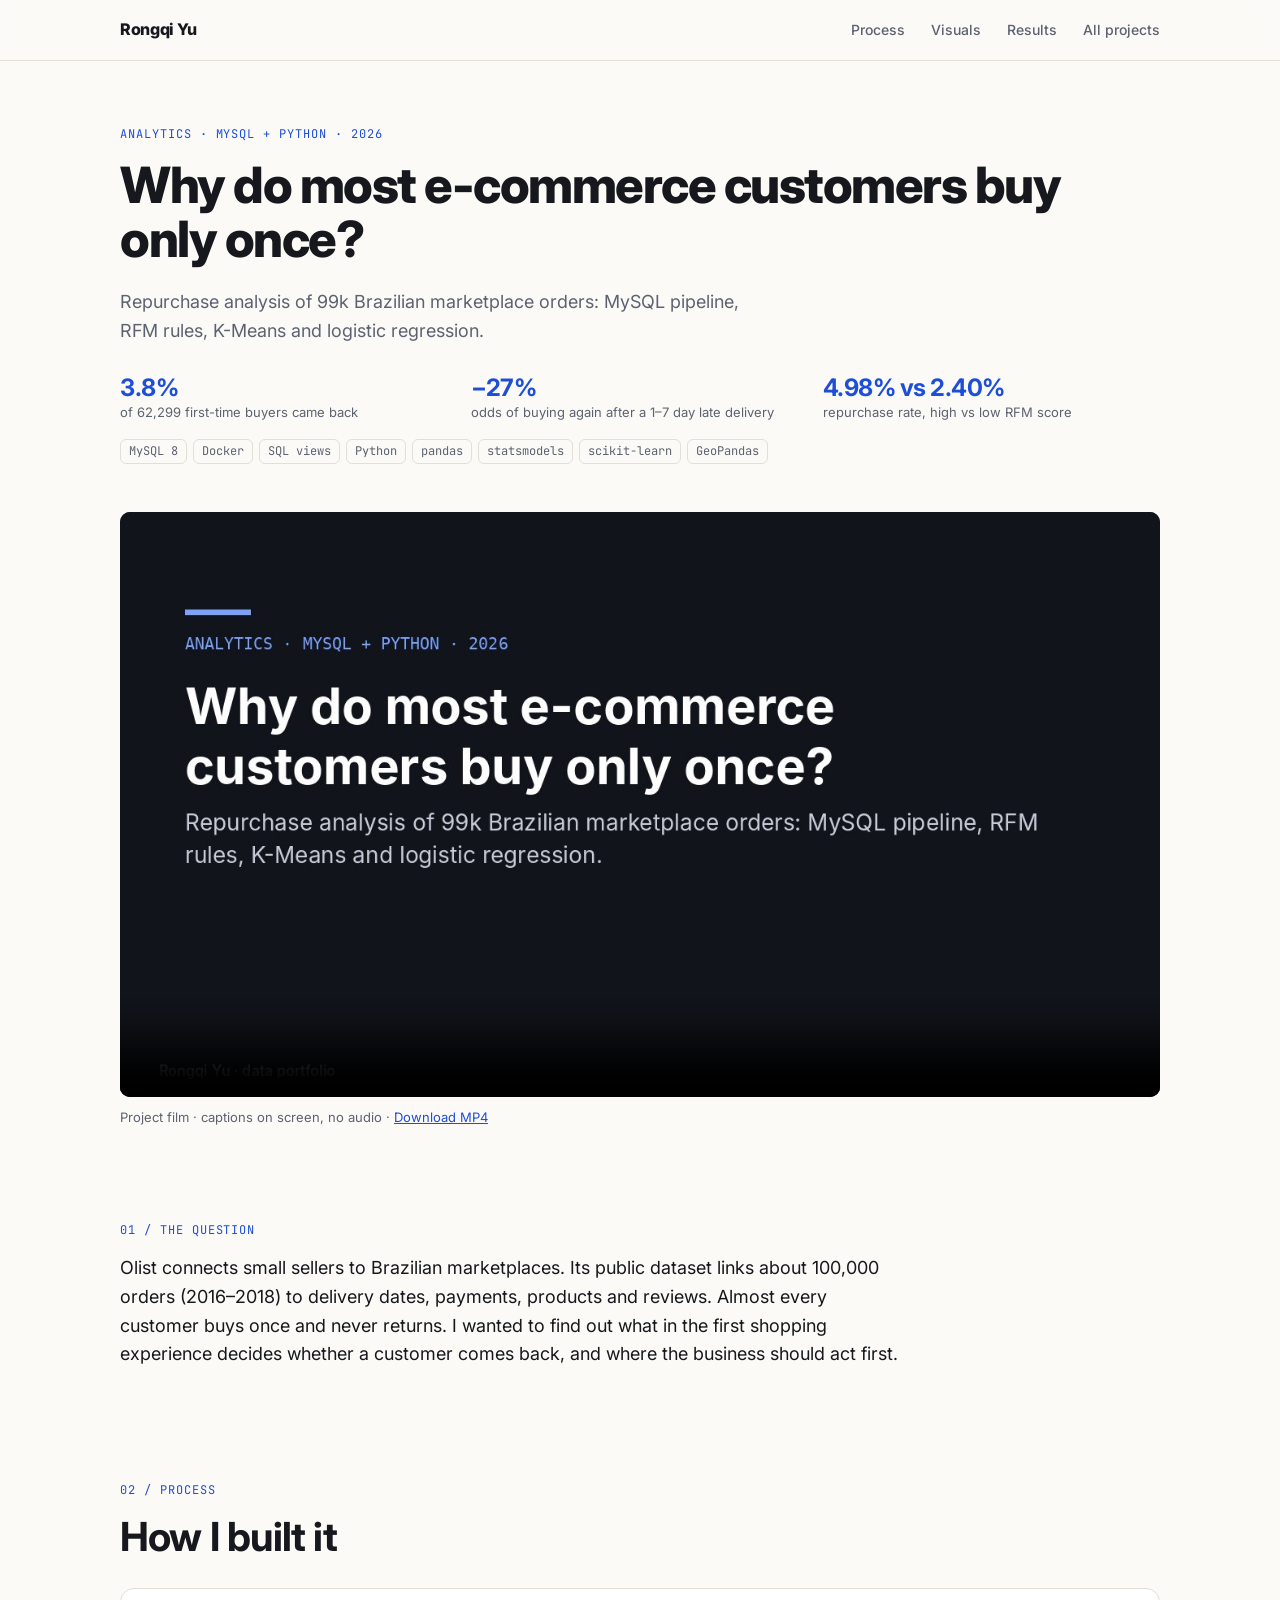
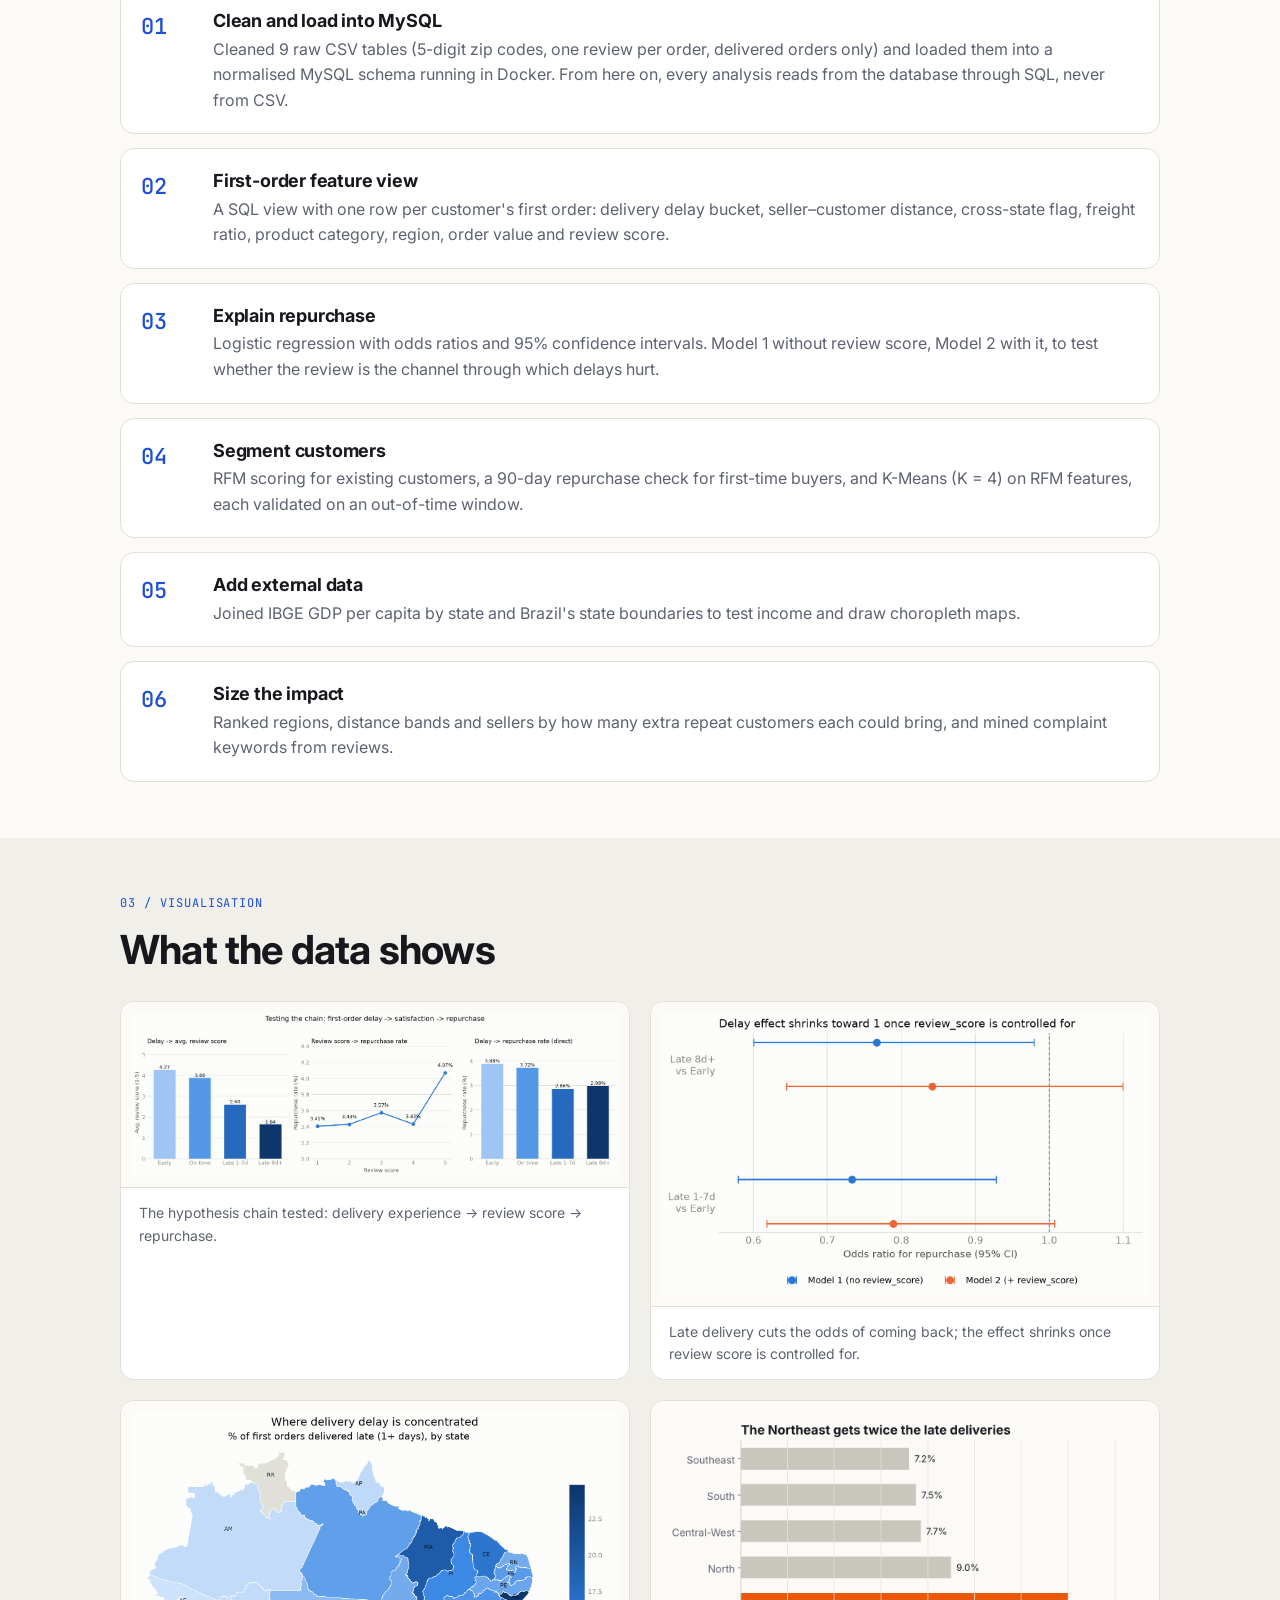
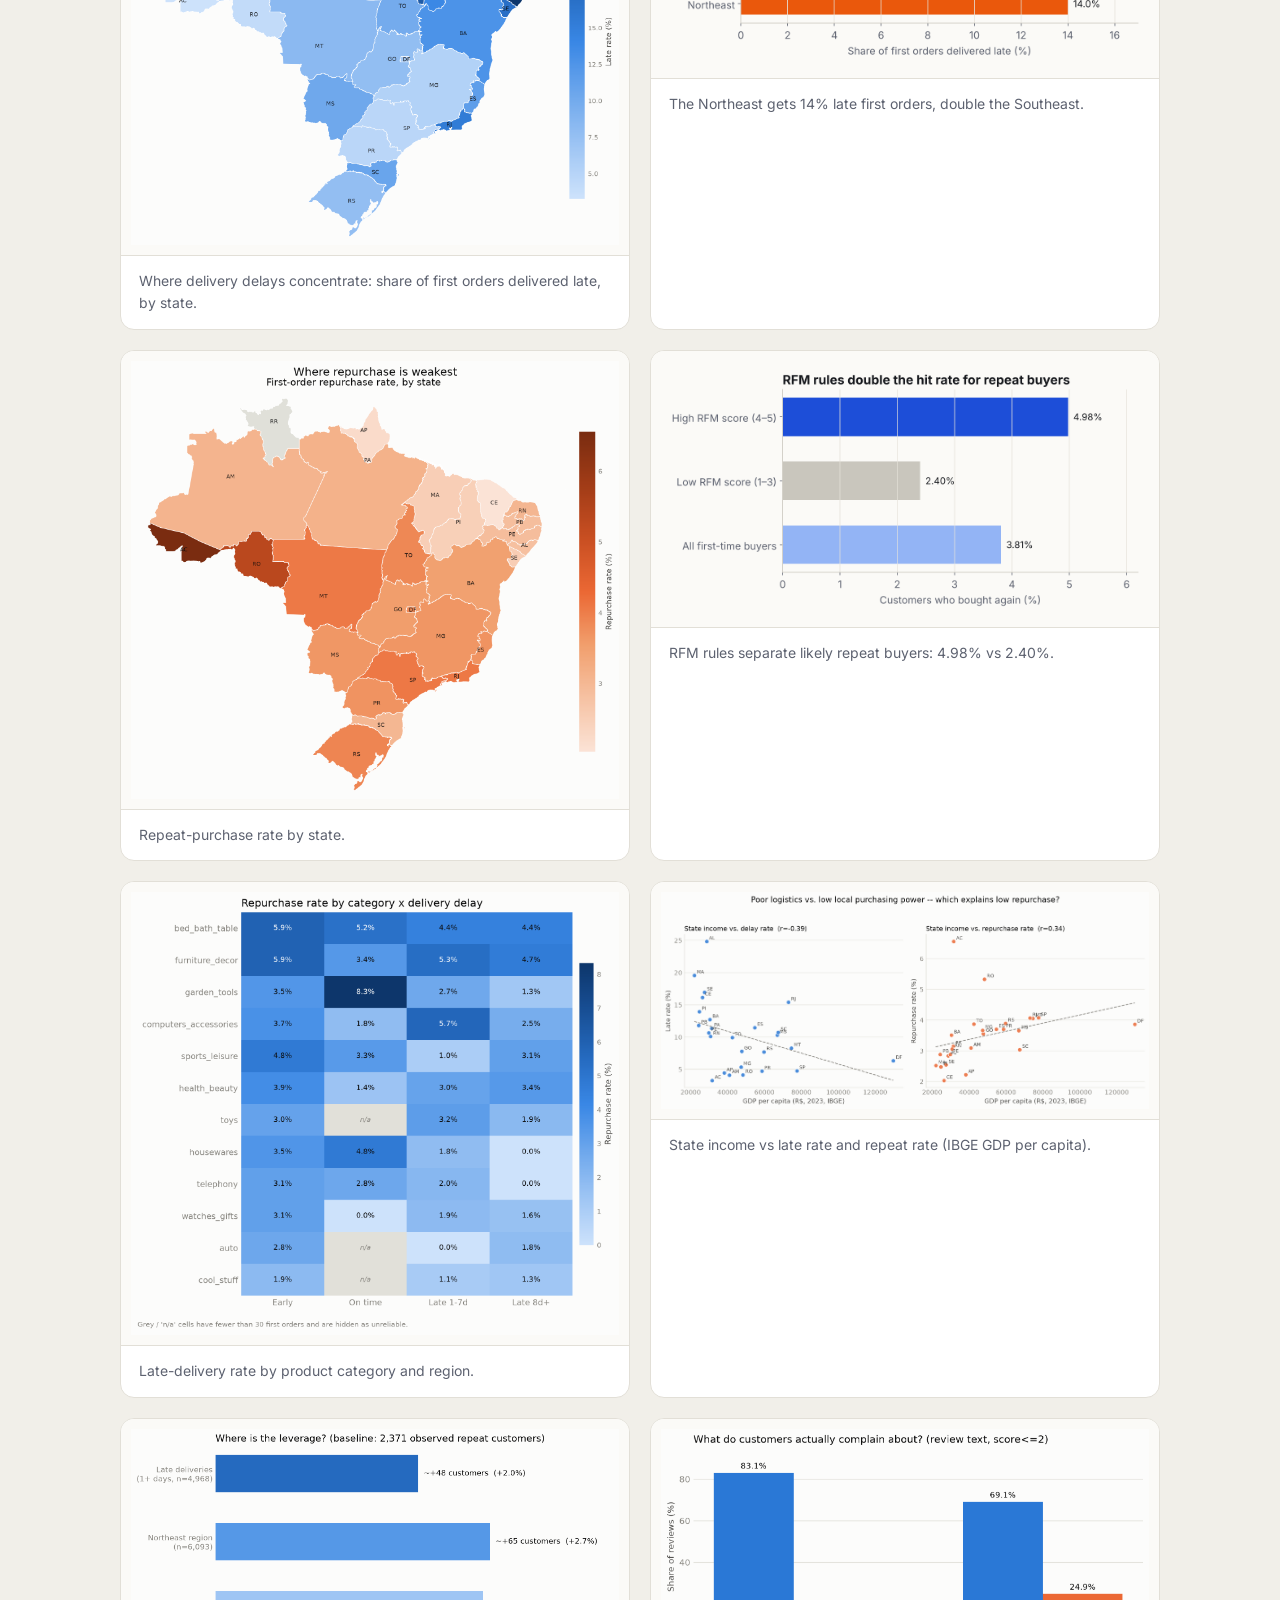
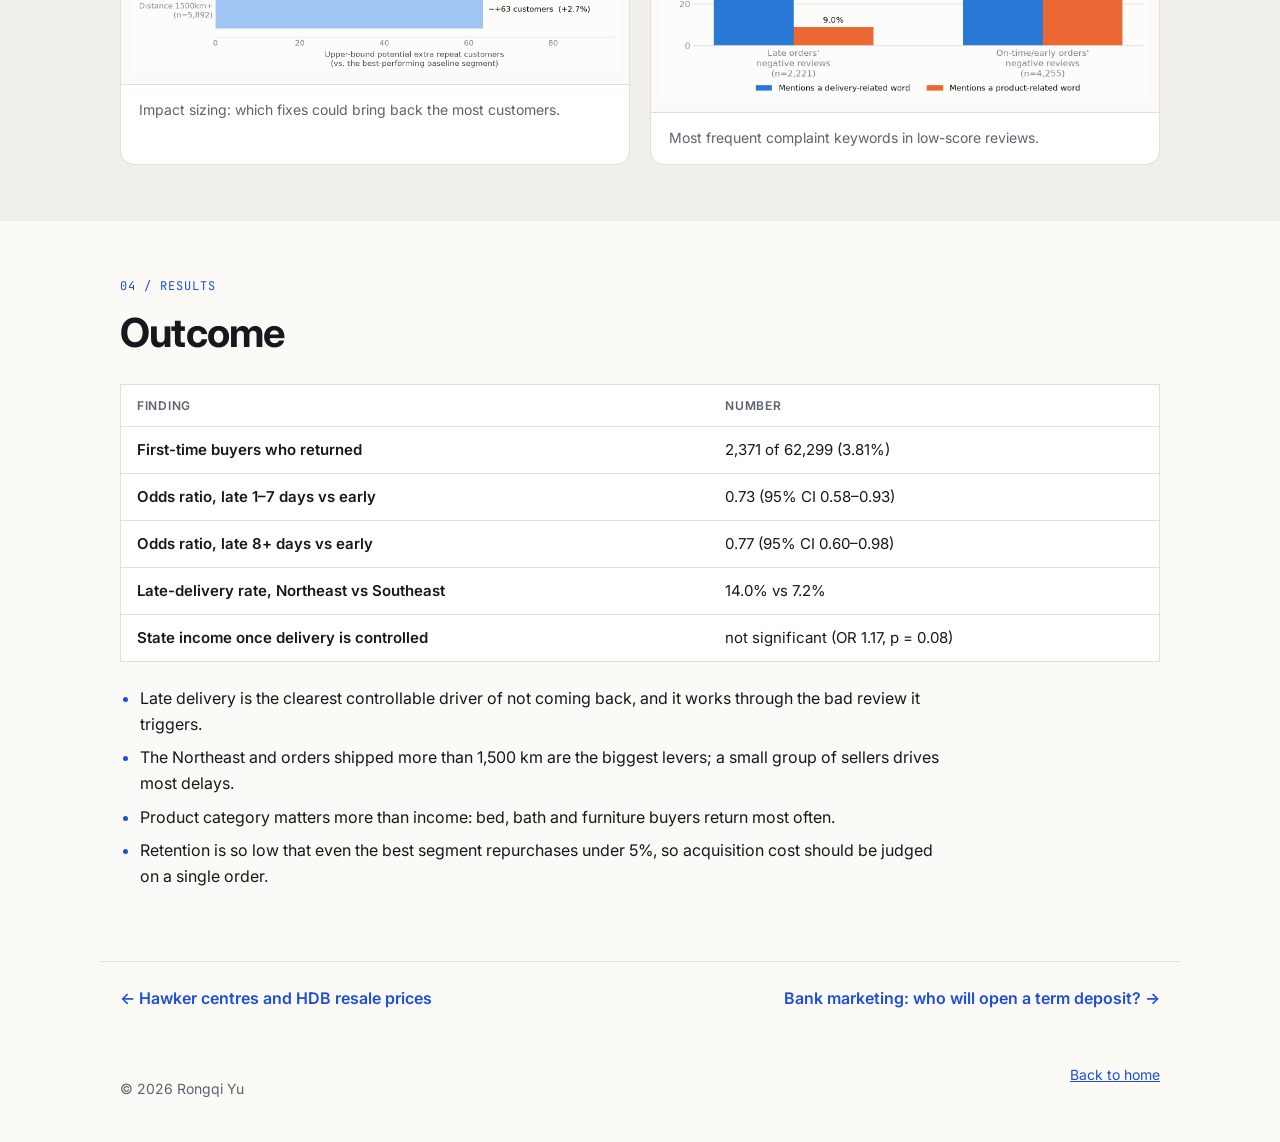
<file: projects/olist.html>
<!doctype html>
<html lang="en">
<head>
<meta charset="utf-8">
<meta name="viewport" content="width=device-width, initial-scale=1">
<title>Why do most e-commerce customers buy only once? · Rongqi Yu</title>
<meta name="description" content="Repurchase analysis of 99k Brazilian marketplace orders: MySQL pipeline, RFM rules, K-Means and logistic regression.">
<link rel="preconnect" href="https://fonts.googleapis.com">
<link rel="preconnect" href="https://fonts.gstatic.com" crossorigin>
<link href="https://fonts.googleapis.com/css2?family=Inter:wght@400;500;600;700;800&family=JetBrains+Mono:wght@500&display=swap" rel="stylesheet">
<style>
:root {
  --bg: #fbfaf7;
  --bg-alt: #f1efe9;
  --ink: #16181d;
  --muted: #5d6270;
  --line: #e2dfd7;
  --accent: #1d4ed8;
  --accent-soft: #e6ecfd;
  --card: #ffffff;
  --radius: 14px;
}
@media (prefers-color-scheme: dark) {
  :root {
    --bg: #111318;
    --bg-alt: #171a21;
    --ink: #eceef2;
    --muted: #a0a6b3;
    --line: #2a2f3a;
    --accent: #7aa2ff;
    --accent-soft: #1d2740;
    --card: #191c24;
  }
  .card-img img, .gallery img { background: #fbfaf7; }
}

* { box-sizing: border-box; }
html { scroll-behavior: smooth; }
body {
  margin: 0;
  background: var(--bg);
  color: var(--ink);
  font: 16px/1.6 Inter, system-ui, -apple-system, "Segoe UI", "PingFang SC", "Microsoft YaHei", sans-serif;
}
img { max-width: 100%; display: block; }
a { color: var(--accent); }
.wrap { max-width: 1080px; margin: 0 auto; padding: 0 20px; }

.skip { position: absolute; left: -999px; }
.skip:focus { left: 12px; top: 12px; background: var(--card); padding: 8px 12px; z-index: 10; }

/* nav */
.nav { position: sticky; top: 0; z-index: 5; background: color-mix(in srgb, var(--bg) 88%, transparent); backdrop-filter: blur(8px); border-bottom: 1px solid var(--line); }
.nav-inner { display: flex; align-items: center; justify-content: space-between; height: 60px; }
.brand { font-weight: 800; color: var(--ink); text-decoration: none; letter-spacing: -0.02em; }
.nav nav a { color: var(--muted); text-decoration: none; margin-left: 22px; font-size: 14px; font-weight: 500; }
.nav nav a:hover { color: var(--accent); }

/* hero */
.hero { padding: 88px 20px 72px; }
.kicker, .num, .label {
  font-family: "JetBrains Mono", ui-monospace, monospace;
  font-size: 12px; letter-spacing: 0.08em; text-transform: uppercase; color: var(--accent); margin: 0 0 14px;
}
h1 { font-size: clamp(34px, 6vw, 60px); line-height: 1.08; letter-spacing: -0.03em; margin: 0 0 22px; font-weight: 800; }
.accent { color: var(--accent); }
.lead { font-size: 18px; color: var(--muted); max-width: 640px; margin: 0 0 28px; }
.lead strong { color: var(--ink); }
.cta { display: flex; flex-wrap: wrap; gap: 12px; margin-bottom: 28px; }
.btn { display: inline-block; padding: 11px 20px; border-radius: 999px; border: 1px solid var(--line); background: var(--card); color: var(--ink); text-decoration: none; font-weight: 600; font-size: 15px; }
.btn:hover { border-color: var(--accent); color: var(--accent); }
.btn.primary { background: var(--accent); color: #fff; border-color: var(--accent); }
.btn.primary:hover { color: #fff; filter: brightness(1.1); }
.tags { list-style: none; padding: 0; margin: 0 0 40px; display: flex; flex-wrap: wrap; gap: 8px; }
.tags li { background: var(--accent-soft); color: var(--accent); padding: 5px 12px; border-radius: 999px; font-size: 13px; font-weight: 500; }
.stats { display: grid; grid-template-columns: repeat(3, 1fr); gap: 16px; border-top: 1px solid var(--line); padding-top: 28px; }
.stats b { display: block; font-size: 34px; letter-spacing: -0.03em; }
.stats span { color: var(--muted); font-size: 14px; }

/* sections */
.section { padding: 80px 0; }
.section.alt { background: var(--bg-alt); }
h2 { font-size: clamp(28px, 4vw, 40px); letter-spacing: -0.02em; margin: 0 0 28px; line-height: 1.15; }
h3 { margin: 0 0 8px; font-size: 21px; letter-spacing: -0.01em; line-height: 1.3; }

.filters { display: flex; flex-wrap: wrap; gap: 8px; margin-bottom: 28px; }
.chip { font: inherit; font-size: 14px; padding: 6px 14px; border-radius: 999px; border: 1px solid var(--line); background: var(--card); color: var(--muted); cursor: pointer; }
.chip.active { background: var(--ink); color: var(--bg); border-color: var(--ink); }

/* cards */
.card { background: var(--card); border: 1px solid var(--line); border-radius: var(--radius); overflow: hidden; }
.card[hidden] { display: none; }
.card-body { padding: 26px; }
.card.feature { display: grid; grid-template-columns: 0.9fr 1.1fr; margin-bottom: 20px; }
.card-img { margin: 0; background: #fbfaf7; display: flex; align-items: center; justify-content: center; padding: 18px; border-right: 1px solid var(--line); }
.label { color: var(--muted); margin-bottom: 10px; }
.sub { color: var(--muted); margin: 0 0 18px; }
.metrics { display: grid; grid-template-columns: repeat(3, 1fr); gap: 14px; margin-bottom: 18px; }
.metrics.small { grid-template-columns: repeat(auto-fit, minmax(120px, 1fr)); }
.metrics b { display: block; font-size: 24px; letter-spacing: -0.02em; color: var(--accent); line-height: 1.2; }
.metrics span { font-size: 13px; color: var(--muted); line-height: 1.4; display: block; }
.stack { list-style: none; padding: 0; margin: 0 0 16px; display: flex; flex-wrap: wrap; gap: 6px; }
.stack li { font-family: "JetBrains Mono", ui-monospace, monospace; font-size: 12px; border: 1px solid var(--line); border-radius: 6px; padding: 2px 8px; color: var(--muted); }
details { border-top: 1px solid var(--line); padding-top: 12px; }
summary { cursor: pointer; font-weight: 600; color: var(--accent); }
details ol, details ul { padding-left: 20px; color: var(--muted); font-size: 15px; }
details li { margin-bottom: 8px; }
details b { color: var(--ink); }
code { font-family: "JetBrains Mono", ui-monospace, monospace; font-size: 0.9em; background: var(--accent-soft); padding: 1px 5px; border-radius: 4px; }
.gallery { display: grid; grid-template-columns: 1fr 1fr; gap: 12px; margin-top: 12px; }
.gallery img { border: 1px solid var(--line); border-radius: 8px; }
.foot { font-size: 13px; color: var(--muted); margin: 14px 0 0; }
.grid { display: grid; grid-template-columns: repeat(3, 1fr); gap: 20px; }

/* background */
.two { display: grid; grid-template-columns: 1fr 2fr; gap: 40px; }
.timeline .item { border-left: 2px solid var(--accent); padding: 0 0 26px 22px; position: relative; }
.timeline .item::before { content: ""; position: absolute; left: -7px; top: 6px; width: 12px; height: 12px; border-radius: 50%; background: var(--accent); }
.timeline .when { font-family: "JetBrains Mono", ui-monospace, monospace; font-size: 12px; color: var(--muted); margin: 0 0 4px; }
.timeline p { margin: 0; color: var(--muted); }

/* toolkit */
.tools { display: grid; grid-template-columns: repeat(auto-fit, minmax(220px, 1fr)); gap: 16px; }
.tools > div { background: var(--card); border: 1px solid var(--line); border-radius: var(--radius); padding: 22px; }
.tools h3 { font-size: 16px; }
.tools p { margin: 0; color: var(--muted); font-size: 15px; }

/* contact */
.contact { background: var(--ink); color: var(--bg); }
.contact .num { color: var(--accent); }
.contact .lead { color: color-mix(in srgb, var(--bg) 70%, var(--ink)); }
.email a { font-size: clamp(22px, 4vw, 34px); font-weight: 700; color: var(--bg); text-decoration-color: var(--accent); }
.contact .btn { background: transparent; color: var(--bg); border-color: color-mix(in srgb, var(--bg) 35%, var(--ink)); }

.footer { display: flex; justify-content: space-between; flex-wrap: wrap; gap: 8px; padding: 28px 20px; font-size: 14px; color: var(--muted); }

@media (max-width: 860px) {
  .card.feature, .two { grid-template-columns: 1fr; }
  .card-img { border-right: 0; border-bottom: 1px solid var(--line); }
  .grid { grid-template-columns: 1fr; }
  .two { gap: 8px; }
}
@media (max-width: 560px) {
  .wrap { padding: 0 16px; }
  .nav nav a { margin-left: 12px; font-size: 13px; }
  .nav nav a[href="#toolkit"] { display: none; }
  .hero { padding: 56px 16px 48px; }
  .stats, .metrics { grid-template-columns: 1fr; }
  .gallery { grid-template-columns: 1fr; }
}
.timeline .group { font-family: "JetBrains Mono", ui-monospace, monospace; font-size: 12px; letter-spacing: 0.08em; text-transform: uppercase; color: var(--accent); margin: 8px 0 14px; }
.timeline .group:not(:first-child) { margin-top: 18px; }
.timeline ul { margin: 0; padding-left: 18px; color: var(--muted); }
.timeline li { margin-bottom: 4px; }

/* ---------- project grid on home ---------- */
.pgrid { display: grid; grid-template-columns: repeat(auto-fill, minmax(320px, 1fr)); gap: 20px; }
.pcard { display: flex; flex-direction: column; }
.pcard .card-body { display: flex; flex-direction: column; flex: 1; }
.pcard-img { display: block; aspect-ratio: 16 / 10; background: #fbfaf7; border-bottom: 1px solid var(--line); overflow: hidden; }
.pcard-img img { width: 100%; height: 100%; object-fit: contain; padding: 8px; transition: transform .3s; }
.pcard:hover .pcard-img img { transform: scale(1.03); }
.pcard h3 a { color: var(--ink); text-decoration: none; }
.pcard h3 a:hover { color: var(--accent); }
.card-links { margin-top: auto; padding-top: 12px; border-top: 1px solid var(--line); display: flex; justify-content: space-between; font-weight: 600; font-size: 14px; }
.card-links a { text-decoration: none; }

/* ---------- films ---------- */
video { width: 100%; display: block; border-radius: 10px; background: #0d1020; }
.featured-film { display: grid; grid-template-columns: 1.6fr 1fr; gap: 28px; align-items: center; margin-bottom: 28px; }
.film-grid { display: grid; grid-template-columns: repeat(auto-fill, minmax(260px, 1fr)); gap: 18px; }
.film a { display: block; margin-top: 8px; font-weight: 600; font-size: 14px; color: var(--ink); text-decoration: none; }
.film a:hover { color: var(--accent); }
.film-note { font-size: 13px; color: var(--muted); margin-top: 10px; }

/* ---------- project pages ---------- */
.p-hero { padding: 64px 20px 24px; }
.p-hero h1 { font-size: clamp(30px, 5vw, 50px); }
.p-film { padding-top: 8px; padding-bottom: 24px; }
.p-sec { padding: 56px 20px; }
.p-sec.alt { background: var(--bg-alt); padding: 56px 0; }
.prose { font-size: 18px; max-width: 780px; color: var(--ink); margin: 0; }
.steps { list-style: none; padding: 0; margin: 0; display: grid; gap: 14px; }
.steps li { display: grid; grid-template-columns: 56px 1fr; gap: 16px; background: var(--card); border: 1px solid var(--line); border-radius: var(--radius); padding: 20px; }
.step-n { font-family: "JetBrains Mono", ui-monospace, monospace; font-size: 22px; color: var(--accent); font-weight: 500; }
.steps h3 { font-size: 18px; margin-bottom: 4px; }
.steps p { margin: 0; color: var(--muted); }
.sub-h { margin: 36px 0 14px; }
.schema { display: grid; grid-template-columns: repeat(auto-fit, minmax(200px, 1fr)); gap: 14px; }
.rel { background: var(--card); border: 1px solid var(--line); border-top: 3px solid var(--accent); border-radius: 10px; padding: 14px 18px; }
.rel h4 { margin: 0 0 6px; font-size: 16px; }
.rel ul { margin: 0; padding-left: 18px; color: var(--muted); font-family: "JetBrains Mono", ui-monospace, monospace; font-size: 13px; }
pre.code { background: #11141b; color: #dfe4ee; border-radius: 12px; padding: 20px; overflow-x: auto; font-size: 13px; line-height: 1.55; }
pre.code code { background: none; padding: 0; color: inherit; }
.viz-grid { display: grid; grid-template-columns: repeat(2, 1fr); gap: 20px; }
.viz { margin: 0; background: var(--card); border: 1px solid var(--line); border-radius: var(--radius); overflow: hidden; display: flex; flex-direction: column; }
.viz a { display: block; background: #fbfaf7; padding: 10px; }
.viz img { width: 100%; height: auto; }
.viz figcaption { padding: 14px 18px; font-size: 14px; color: var(--muted); border-top: 1px solid var(--line); }
.table-wrap { overflow-x: auto; margin-bottom: 24px; }
table { border-collapse: collapse; width: 100%; background: var(--card); border: 1px solid var(--line); border-radius: 10px; font-size: 15px; }
th, td { text-align: left; padding: 11px 16px; border-bottom: 1px solid var(--line); }
th { font-size: 12px; text-transform: uppercase; letter-spacing: .06em; color: var(--muted); font-weight: 600; }
tbody tr:last-child td { border-bottom: 0; }
td:first-child { font-weight: 600; }
.takeaways { padding-left: 20px; display: grid; gap: 8px; max-width: 820px; }
.takeaways li::marker { color: var(--accent); }
.p-pager { display: flex; justify-content: space-between; gap: 16px; flex-wrap: wrap; padding-top: 24px; padding-bottom: 24px; border-top: 1px solid var(--line); font-weight: 600; }
.p-pager a { text-decoration: none; }

@media (max-width: 860px) {
  .featured-film, .viz-grid { grid-template-columns: 1fr; }
}
@media (max-width: 560px) {
  .pgrid { grid-template-columns: 1fr; }
  .steps li { grid-template-columns: 1fr; gap: 4px; }
  .p-sec { padding: 40px 16px; }
  .p-hero { padding: 40px 16px 16px; }
  .project-page .nav nav a[href="#visuals"] { display: none; }
}

</style>
</head>
<body class="project-page">
<header class="nav">
  <div class="wrap nav-inner">
    <a class="brand" href="../index.html">Rongqi Yu</a>
    <nav>
      <a href="#process">Process</a>
      <a href="#visuals">Visuals</a>
      <a href="#results">Results</a>
      <a href="../index.html#work">All projects</a>
    </nav>
  </div>
</header>
<main>
<section class="wrap p-hero">
  <p class="kicker">Analytics · MySQL + Python · 2026</p>
  <h1>Why do most e-commerce customers buy only once?</h1>
  <p class="lead">Repurchase analysis of 99k Brazilian marketplace orders: MySQL pipeline, RFM rules, K-Means and logistic regression.</p>
  <div class="metrics"><div><b>3.8%</b><span>of 62,299 first-time buyers came back</span></div><div><b>−27%</b><span>odds of buying again after a 1–7 day late delivery</span></div><div><b>4.98% vs 2.40%</b><span>repurchase rate, high vs low RFM score</span></div></div>
  <ul class="stack"><li>MySQL 8</li><li>Docker</li><li>SQL views</li><li>Python</li><li>pandas</li><li>statsmodels</li><li>scikit-learn</li><li>GeoPandas</li></ul>
</section>

<section class="wrap p-film">
  <video controls preload="metadata" poster="../assets/video/olist.jpg" playsinline>
    <source src="../assets/video/olist.mp4" type="video/mp4">
  </video>
  <p class="film-note">Project film · captions on screen, no audio · <a href="../assets/video/olist.mp4" download>Download MP4</a></p>
</section>

<section class="wrap p-sec">
  <p class="num">01 / The question</p>
  <p class="prose">Olist connects small sellers to Brazilian marketplaces. Its public dataset links about 100,000 orders (2016–2018) to delivery dates, payments, products and reviews. Almost every customer buys once and never returns. I wanted to find out what in the first shopping experience decides whether a customer comes back, and where the business should act first.</p>
</section>

<section class="wrap p-sec" id="process">
  <p class="num">02 / Process</p>
  <h2>How I built it</h2>
  <ol class="steps"><li><span class="step-n">01</span><div><h3>Clean and load into MySQL</h3><p>Cleaned 9 raw CSV tables (5-digit zip codes, one review per order, delivered orders only) and loaded them into a normalised MySQL schema running in Docker. From here on, every analysis reads from the database through SQL, never from CSV.</p></div></li><li><span class="step-n">02</span><div><h3>First-order feature view</h3><p>A SQL view with one row per customer&#x27;s first order: delivery delay bucket, seller–customer distance, cross-state flag, freight ratio, product category, region, order value and review score.</p></div></li><li><span class="step-n">03</span><div><h3>Explain repurchase</h3><p>Logistic regression with odds ratios and 95% confidence intervals. Model 1 without review score, Model 2 with it, to test whether the review is the channel through which delays hurt.</p></div></li><li><span class="step-n">04</span><div><h3>Segment customers</h3><p>RFM scoring for existing customers, a 90-day repurchase check for first-time buyers, and K-Means (K = 4) on RFM features, each validated on an out-of-time window.</p></div></li><li><span class="step-n">05</span><div><h3>Add external data</h3><p>Joined IBGE GDP per capita by state and Brazil&#x27;s state boundaries to test income and draw choropleth maps.</p></div></li><li><span class="step-n">06</span><div><h3>Size the impact</h3><p>Ranked regions, distance bands and sellers by how many extra repeat customers each could bring, and mined complaint keywords from reviews.</p></div></li></ol>
  
</section>

<section class="p-sec alt" id="visuals">
  <div class="wrap">
    <p class="num">03 / Visualisation</p>
    <h2>What the data shows</h2>
    <div class="viz-grid"><figure class="viz"><a href="../assets/img/olist/fig1_hypothesis_chain.png" target="_blank" rel="noopener"><img src="../assets/img/olist/fig1_hypothesis_chain.png" alt="The hypothesis chain tested: delivery experience → review score → repurchase." loading="lazy"></a><figcaption>The hypothesis chain tested: delivery experience → review score → repurchase.</figcaption></figure><figure class="viz"><a href="../assets/img/olist/fig2_odds_ratios.png" target="_blank" rel="noopener"><img src="../assets/img/olist/fig2_odds_ratios.png" alt="Late delivery cuts the odds of coming back; the effect shrinks once review score is controlled for." loading="lazy"></a><figcaption>Late delivery cuts the odds of coming back; the effect shrinks once review score is controlled for.</figcaption></figure><figure class="viz"><a href="../assets/img/olist/fig6_map_delay_rate.png" target="_blank" rel="noopener"><img src="../assets/img/olist/fig6_map_delay_rate.png" alt="Where delivery delays concentrate: share of first orders delivered late, by state." loading="lazy"></a><figcaption>Where delivery delays concentrate: share of first orders delivered late, by state.</figcaption></figure><figure class="viz"><a href="../assets/img/olist/late_by_region.png" target="_blank" rel="noopener"><img src="../assets/img/olist/late_by_region.png" alt="The Northeast gets 14% late first orders, double the Southeast." loading="lazy"></a><figcaption>The Northeast gets 14% late first orders, double the Southeast.</figcaption></figure><figure class="viz"><a href="../assets/img/olist/fig7_map_repeat_rate.png" target="_blank" rel="noopener"><img src="../assets/img/olist/fig7_map_repeat_rate.png" alt="Repeat-purchase rate by state." loading="lazy"></a><figcaption>Repeat-purchase rate by state.</figcaption></figure><figure class="viz"><a href="../assets/img/olist/rfm_rates.png" target="_blank" rel="noopener"><img src="../assets/img/olist/rfm_rates.png" alt="RFM rules separate likely repeat buyers: 4.98% vs 2.40%." loading="lazy"></a><figcaption>RFM rules separate likely repeat buyers: 4.98% vs 2.40%.</figcaption></figure><figure class="viz"><a href="../assets/img/olist/fig8_heatmap_category_delay.png" target="_blank" rel="noopener"><img src="../assets/img/olist/fig8_heatmap_category_delay.png" alt="Late-delivery rate by product category and region." loading="lazy"></a><figcaption>Late-delivery rate by product category and region.</figcaption></figure><figure class="viz"><a href="../assets/img/olist/fig5_income_fusion.png" target="_blank" rel="noopener"><img src="../assets/img/olist/fig5_income_fusion.png" alt="State income vs late rate and repeat rate (IBGE GDP per capita)." loading="lazy"></a><figcaption>State income vs late rate and repeat rate (IBGE GDP per capita).</figcaption></figure><figure class="viz"><a href="../assets/img/olist/fig10_impact_sizing.png" target="_blank" rel="noopener"><img src="../assets/img/olist/fig10_impact_sizing.png" alt="Impact sizing: which fixes could bring back the most customers." loading="lazy"></a><figcaption>Impact sizing: which fixes could bring back the most customers.</figcaption></figure><figure class="viz"><a href="../assets/img/olist/fig12_review_keywords.png" target="_blank" rel="noopener"><img src="../assets/img/olist/fig12_review_keywords.png" alt="Most frequent complaint keywords in low-score reviews." loading="lazy"></a><figcaption>Most frequent complaint keywords in low-score reviews.</figcaption></figure></div>
  </div>
</section>

<section class="wrap p-sec" id="results">
  <p class="num">04 / Results</p>
  <h2>Outcome</h2>
  <div class="table-wrap"><table><thead><tr><th>Finding</th><th>Number</th></tr></thead><tbody><tr><td>First-time buyers who returned</td><td>2,371 of 62,299 (3.81%)</td></tr><tr><td>Odds ratio, late 1–7 days vs early</td><td>0.73 (95% CI 0.58–0.93)</td></tr><tr><td>Odds ratio, late 8+ days vs early</td><td>0.77 (95% CI 0.60–0.98)</td></tr><tr><td>Late-delivery rate, Northeast vs Southeast</td><td>14.0% vs 7.2%</td></tr><tr><td>State income once delivery is controlled</td><td>not significant (OR 1.17, p = 0.08)</td></tr></tbody></table></div>
  <ul class="takeaways"><li>Late delivery is the clearest controllable driver of not coming back, and it works through the bad review it triggers.</li><li>The Northeast and orders shipped more than 1,500 km are the biggest levers; a small group of sellers drives most delays.</li><li>Product category matters more than income: bed, bath and furniture buyers return most often.</li><li>Retention is so low that even the best segment repurchases under 5%, so acquisition cost should be judged on a single order.</li></ul>
</section>

<nav class="wrap p-pager">
  <a href="hawker.html">← Hawker centres and HDB resale prices</a>
  <a href="bank.html">Bank marketing: who will open a term deposit? →</a>
</nav>
</main>
<footer class="wrap footer">
  <p>© 2026 Rongqi Yu</p>
  <a href="../index.html">Back to home</a>
</footer>
</body>
</html>
</file>
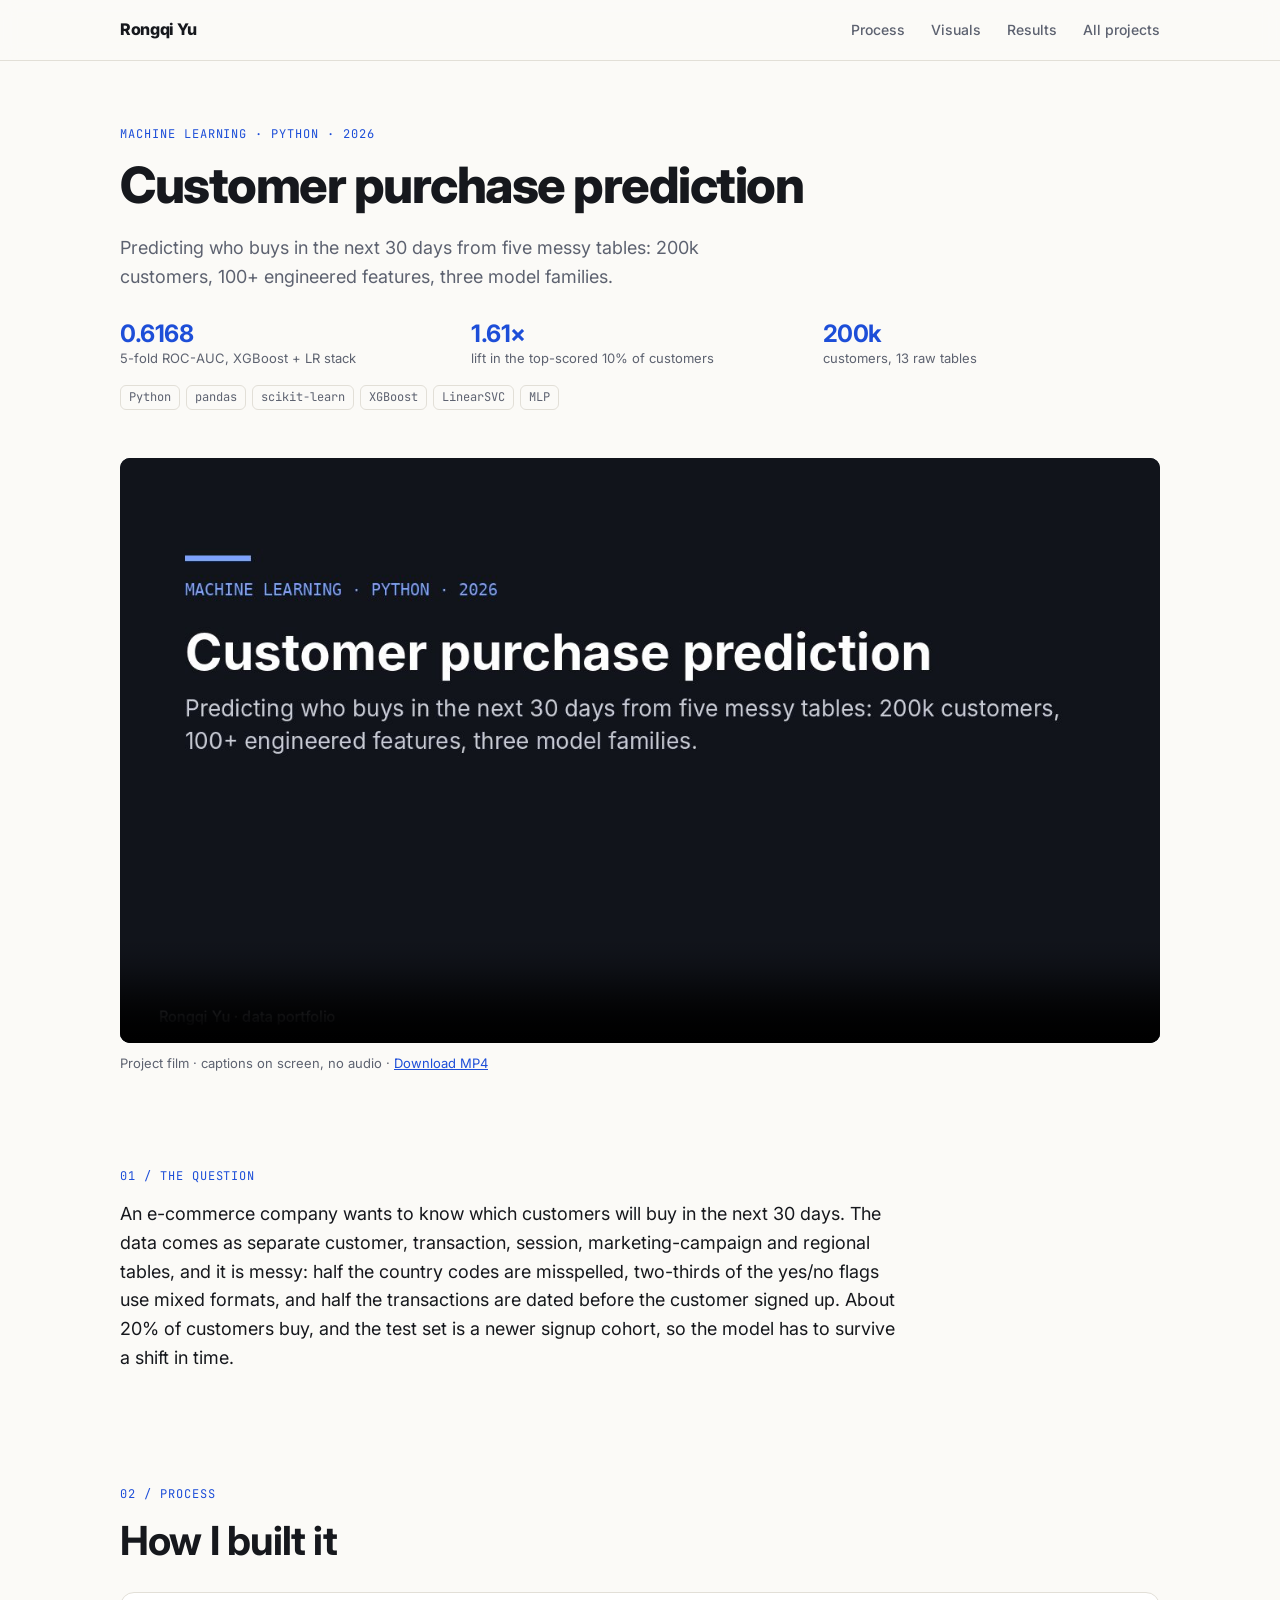
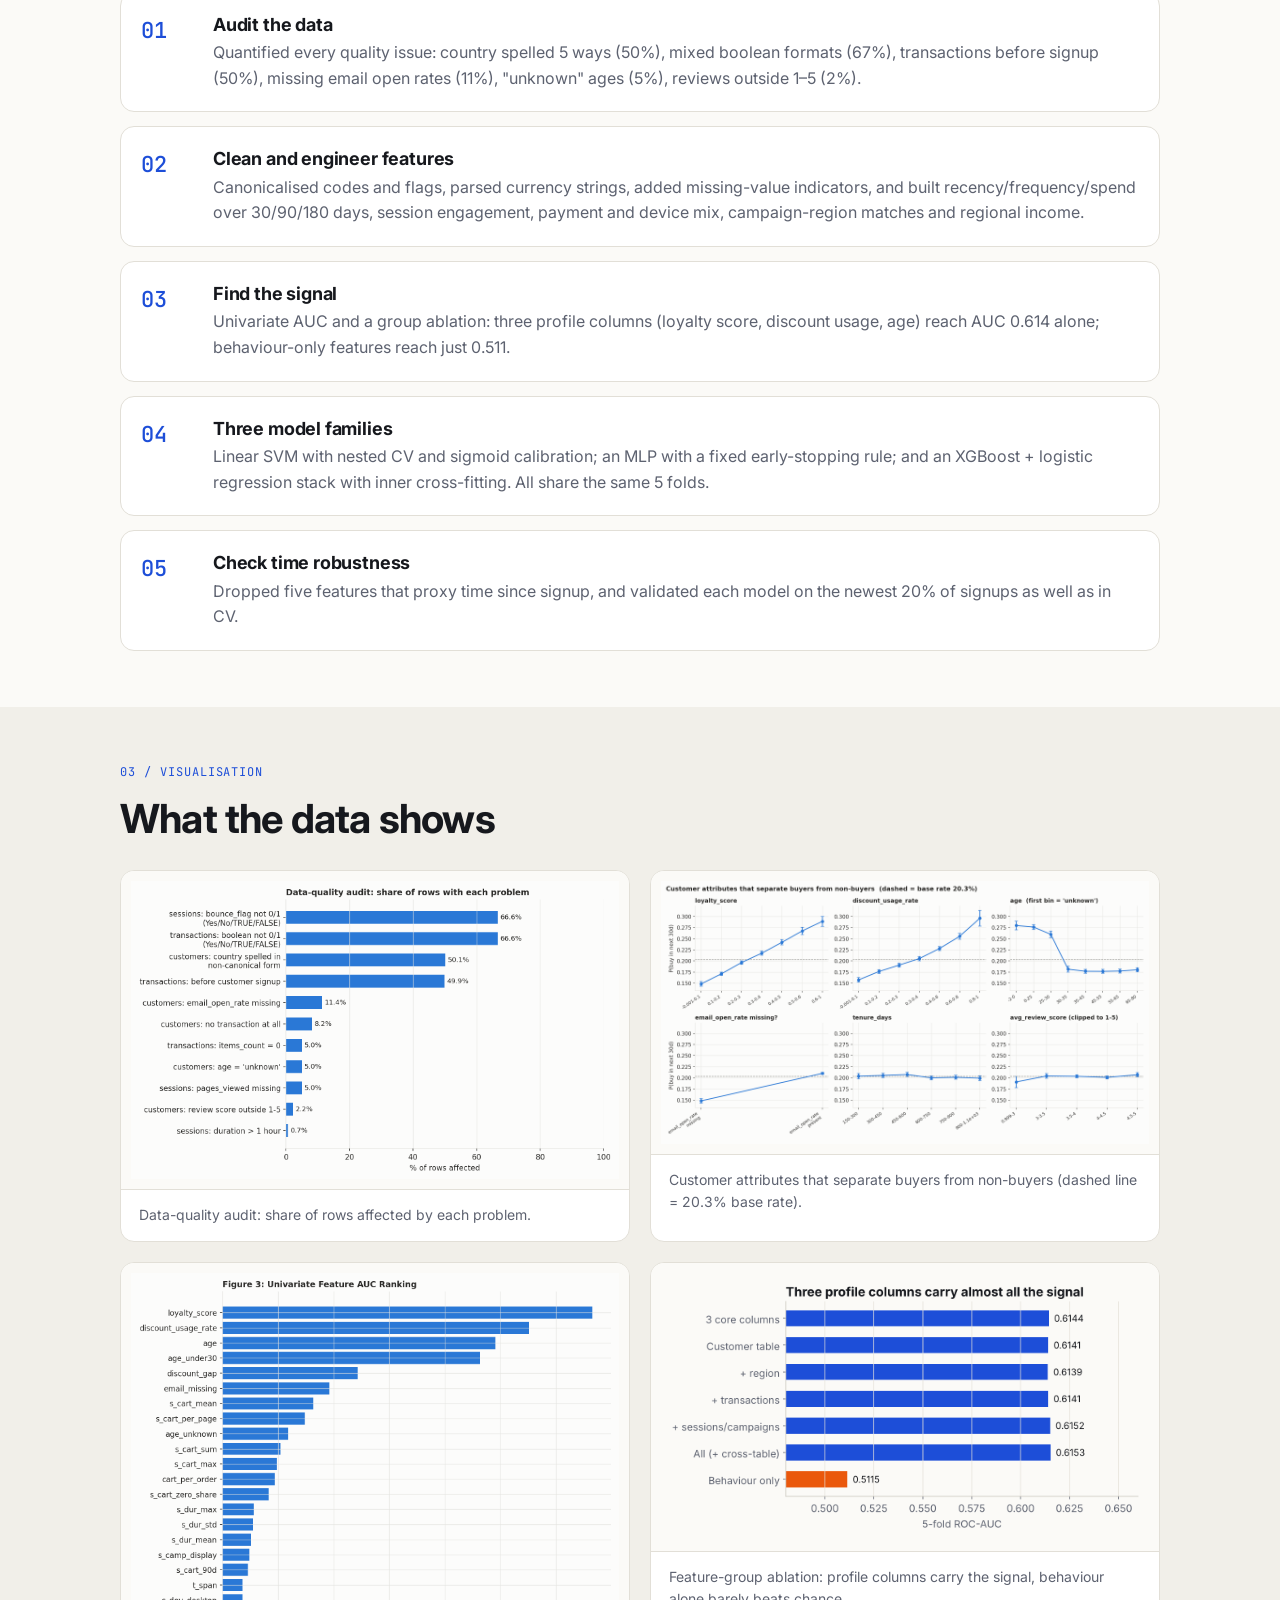
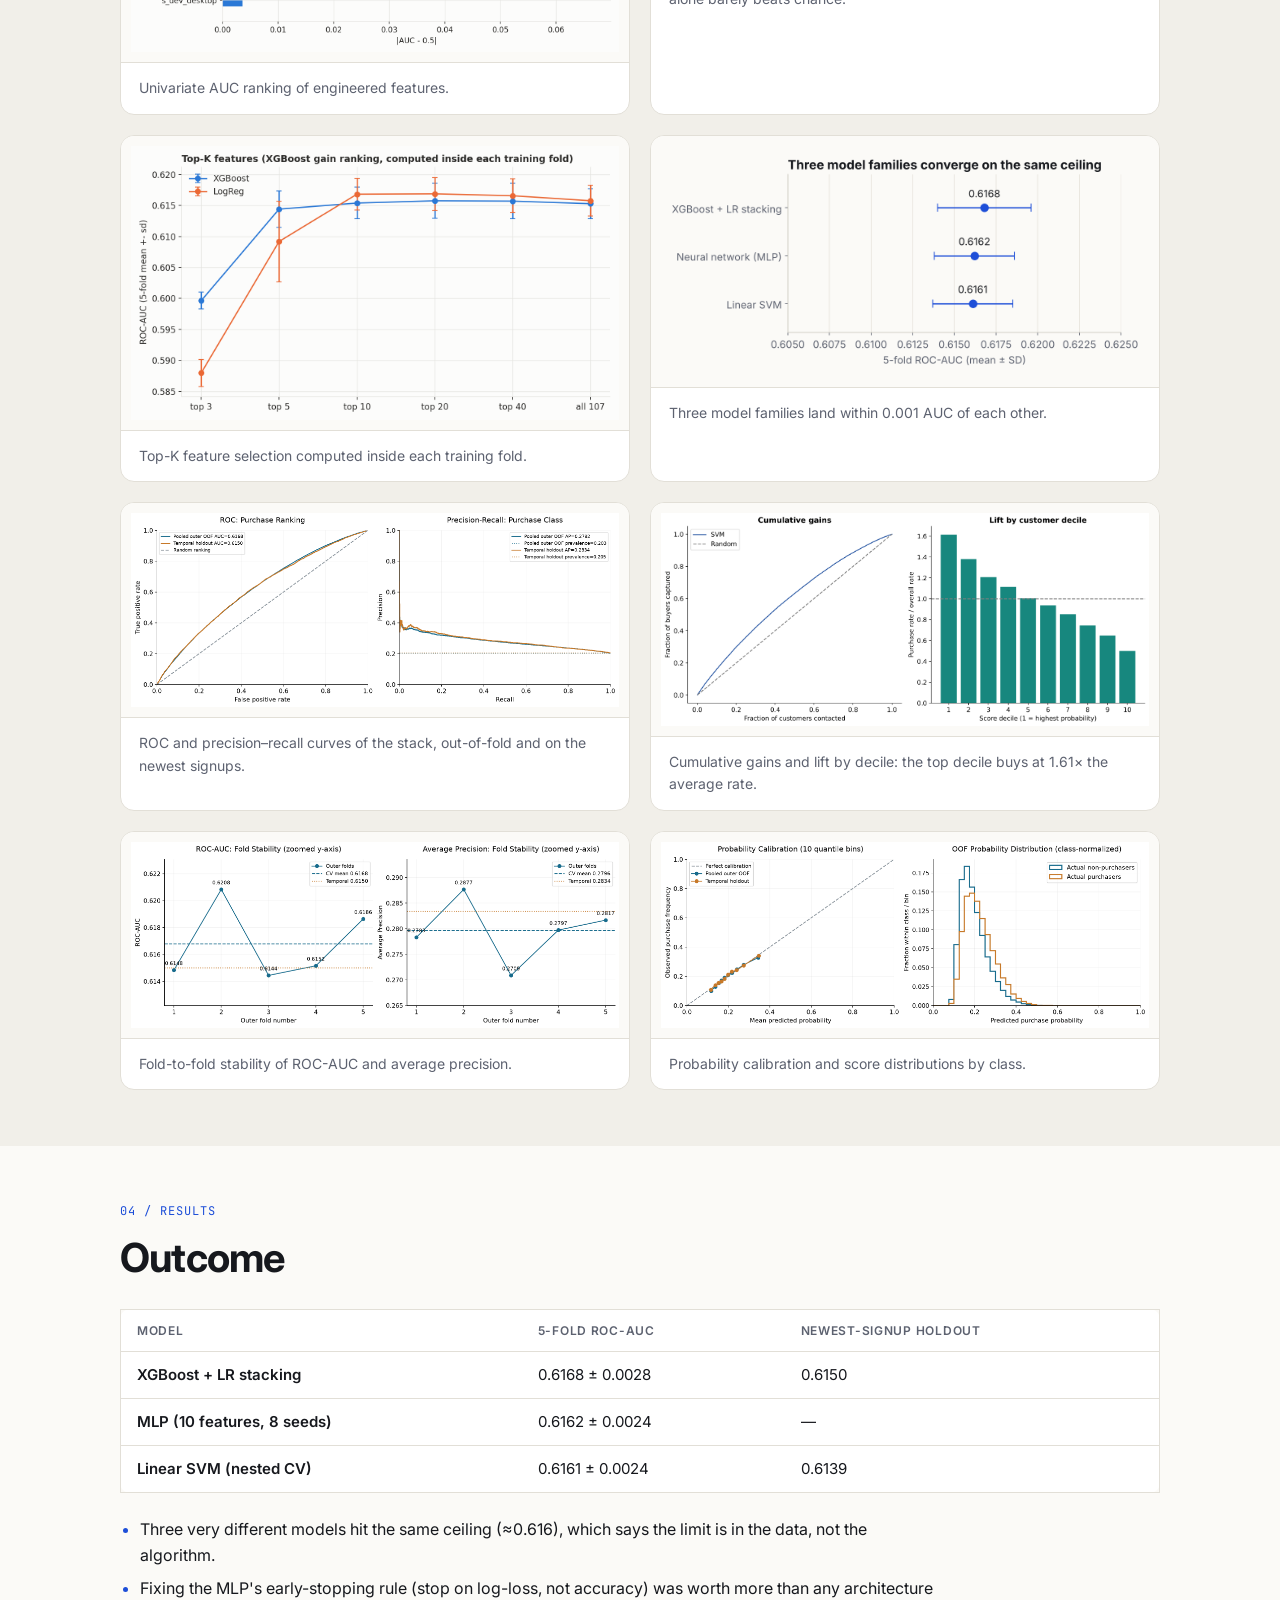
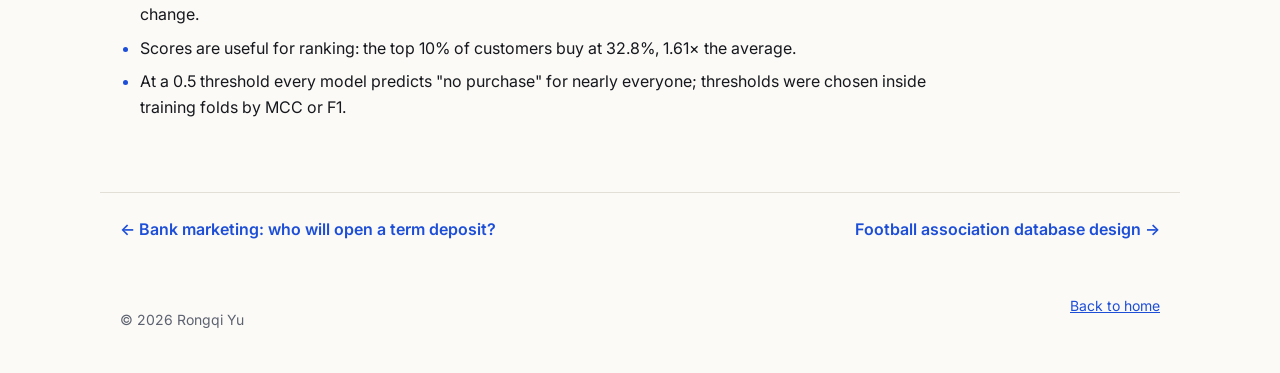
<file: projects/purchase.html>
<!doctype html>
<html lang="en">
<head>
<meta charset="utf-8">
<meta name="viewport" content="width=device-width, initial-scale=1">
<title>Customer purchase prediction · Rongqi Yu</title>
<meta name="description" content="Predicting who buys in the next 30 days from five messy tables: 200k customers, 100+ engineered features, three model families.">
<link rel="preconnect" href="https://fonts.googleapis.com">
<link rel="preconnect" href="https://fonts.gstatic.com" crossorigin>
<link href="https://fonts.googleapis.com/css2?family=Inter:wght@400;500;600;700;800&family=JetBrains+Mono:wght@500&display=swap" rel="stylesheet">
<style>
:root {
  --bg: #fbfaf7;
  --bg-alt: #f1efe9;
  --ink: #16181d;
  --muted: #5d6270;
  --line: #e2dfd7;
  --accent: #1d4ed8;
  --accent-soft: #e6ecfd;
  --card: #ffffff;
  --radius: 14px;
}
@media (prefers-color-scheme: dark) {
  :root {
    --bg: #111318;
    --bg-alt: #171a21;
    --ink: #eceef2;
    --muted: #a0a6b3;
    --line: #2a2f3a;
    --accent: #7aa2ff;
    --accent-soft: #1d2740;
    --card: #191c24;
  }
  .card-img img, .gallery img { background: #fbfaf7; }
}

* { box-sizing: border-box; }
html { scroll-behavior: smooth; }
body {
  margin: 0;
  background: var(--bg);
  color: var(--ink);
  font: 16px/1.6 Inter, system-ui, -apple-system, "Segoe UI", "PingFang SC", "Microsoft YaHei", sans-serif;
}
img { max-width: 100%; display: block; }
a { color: var(--accent); }
.wrap { max-width: 1080px; margin: 0 auto; padding: 0 20px; }

.skip { position: absolute; left: -999px; }
.skip:focus { left: 12px; top: 12px; background: var(--card); padding: 8px 12px; z-index: 10; }

/* nav */
.nav { position: sticky; top: 0; z-index: 5; background: color-mix(in srgb, var(--bg) 88%, transparent); backdrop-filter: blur(8px); border-bottom: 1px solid var(--line); }
.nav-inner { display: flex; align-items: center; justify-content: space-between; height: 60px; }
.brand { font-weight: 800; color: var(--ink); text-decoration: none; letter-spacing: -0.02em; }
.nav nav a { color: var(--muted); text-decoration: none; margin-left: 22px; font-size: 14px; font-weight: 500; }
.nav nav a:hover { color: var(--accent); }

/* hero */
.hero { padding: 88px 20px 72px; }
.kicker, .num, .label {
  font-family: "JetBrains Mono", ui-monospace, monospace;
  font-size: 12px; letter-spacing: 0.08em; text-transform: uppercase; color: var(--accent); margin: 0 0 14px;
}
h1 { font-size: clamp(34px, 6vw, 60px); line-height: 1.08; letter-spacing: -0.03em; margin: 0 0 22px; font-weight: 800; }
.accent { color: var(--accent); }
.lead { font-size: 18px; color: var(--muted); max-width: 640px; margin: 0 0 28px; }
.lead strong { color: var(--ink); }
.cta { display: flex; flex-wrap: wrap; gap: 12px; margin-bottom: 28px; }
.btn { display: inline-block; padding: 11px 20px; border-radius: 999px; border: 1px solid var(--line); background: var(--card); color: var(--ink); text-decoration: none; font-weight: 600; font-size: 15px; }
.btn:hover { border-color: var(--accent); color: var(--accent); }
.btn.primary { background: var(--accent); color: #fff; border-color: var(--accent); }
.btn.primary:hover { color: #fff; filter: brightness(1.1); }
.tags { list-style: none; padding: 0; margin: 0 0 40px; display: flex; flex-wrap: wrap; gap: 8px; }
.tags li { background: var(--accent-soft); color: var(--accent); padding: 5px 12px; border-radius: 999px; font-size: 13px; font-weight: 500; }
.stats { display: grid; grid-template-columns: repeat(3, 1fr); gap: 16px; border-top: 1px solid var(--line); padding-top: 28px; }
.stats b { display: block; font-size: 34px; letter-spacing: -0.03em; }
.stats span { color: var(--muted); font-size: 14px; }

/* sections */
.section { padding: 80px 0; }
.section.alt { background: var(--bg-alt); }
h2 { font-size: clamp(28px, 4vw, 40px); letter-spacing: -0.02em; margin: 0 0 28px; line-height: 1.15; }
h3 { margin: 0 0 8px; font-size: 21px; letter-spacing: -0.01em; line-height: 1.3; }

.filters { display: flex; flex-wrap: wrap; gap: 8px; margin-bottom: 28px; }
.chip { font: inherit; font-size: 14px; padding: 6px 14px; border-radius: 999px; border: 1px solid var(--line); background: var(--card); color: var(--muted); cursor: pointer; }
.chip.active { background: var(--ink); color: var(--bg); border-color: var(--ink); }

/* cards */
.card { background: var(--card); border: 1px solid var(--line); border-radius: var(--radius); overflow: hidden; }
.card[hidden] { display: none; }
.card-body { padding: 26px; }
.card.feature { display: grid; grid-template-columns: 0.9fr 1.1fr; margin-bottom: 20px; }
.card-img { margin: 0; background: #fbfaf7; display: flex; align-items: center; justify-content: center; padding: 18px; border-right: 1px solid var(--line); }
.label { color: var(--muted); margin-bottom: 10px; }
.sub { color: var(--muted); margin: 0 0 18px; }
.metrics { display: grid; grid-template-columns: repeat(3, 1fr); gap: 14px; margin-bottom: 18px; }
.metrics.small { grid-template-columns: repeat(auto-fit, minmax(120px, 1fr)); }
.metrics b { display: block; font-size: 24px; letter-spacing: -0.02em; color: var(--accent); line-height: 1.2; }
.metrics span { font-size: 13px; color: var(--muted); line-height: 1.4; display: block; }
.stack { list-style: none; padding: 0; margin: 0 0 16px; display: flex; flex-wrap: wrap; gap: 6px; }
.stack li { font-family: "JetBrains Mono", ui-monospace, monospace; font-size: 12px; border: 1px solid var(--line); border-radius: 6px; padding: 2px 8px; color: var(--muted); }
details { border-top: 1px solid var(--line); padding-top: 12px; }
summary { cursor: pointer; font-weight: 600; color: var(--accent); }
details ol, details ul { padding-left: 20px; color: var(--muted); font-size: 15px; }
details li { margin-bottom: 8px; }
details b { color: var(--ink); }
code { font-family: "JetBrains Mono", ui-monospace, monospace; font-size: 0.9em; background: var(--accent-soft); padding: 1px 5px; border-radius: 4px; }
.gallery { display: grid; grid-template-columns: 1fr 1fr; gap: 12px; margin-top: 12px; }
.gallery img { border: 1px solid var(--line); border-radius: 8px; }
.foot { font-size: 13px; color: var(--muted); margin: 14px 0 0; }
.grid { display: grid; grid-template-columns: repeat(3, 1fr); gap: 20px; }

/* background */
.two { display: grid; grid-template-columns: 1fr 2fr; gap: 40px; }
.timeline .item { border-left: 2px solid var(--accent); padding: 0 0 26px 22px; position: relative; }
.timeline .item::before { content: ""; position: absolute; left: -7px; top: 6px; width: 12px; height: 12px; border-radius: 50%; background: var(--accent); }
.timeline .when { font-family: "JetBrains Mono", ui-monospace, monospace; font-size: 12px; color: var(--muted); margin: 0 0 4px; }
.timeline p { margin: 0; color: var(--muted); }

/* toolkit */
.tools { display: grid; grid-template-columns: repeat(auto-fit, minmax(220px, 1fr)); gap: 16px; }
.tools > div { background: var(--card); border: 1px solid var(--line); border-radius: var(--radius); padding: 22px; }
.tools h3 { font-size: 16px; }
.tools p { margin: 0; color: var(--muted); font-size: 15px; }

/* contact */
.contact { background: var(--ink); color: var(--bg); }
.contact .num { color: var(--accent); }
.contact .lead { color: color-mix(in srgb, var(--bg) 70%, var(--ink)); }
.email a { font-size: clamp(22px, 4vw, 34px); font-weight: 700; color: var(--bg); text-decoration-color: var(--accent); }
.contact .btn { background: transparent; color: var(--bg); border-color: color-mix(in srgb, var(--bg) 35%, var(--ink)); }

.footer { display: flex; justify-content: space-between; flex-wrap: wrap; gap: 8px; padding: 28px 20px; font-size: 14px; color: var(--muted); }

@media (max-width: 860px) {
  .card.feature, .two { grid-template-columns: 1fr; }
  .card-img { border-right: 0; border-bottom: 1px solid var(--line); }
  .grid { grid-template-columns: 1fr; }
  .two { gap: 8px; }
}
@media (max-width: 560px) {
  .wrap { padding: 0 16px; }
  .nav nav a { margin-left: 12px; font-size: 13px; }
  .nav nav a[href="#toolkit"] { display: none; }
  .hero { padding: 56px 16px 48px; }
  .stats, .metrics { grid-template-columns: 1fr; }
  .gallery { grid-template-columns: 1fr; }
}
.timeline .group { font-family: "JetBrains Mono", ui-monospace, monospace; font-size: 12px; letter-spacing: 0.08em; text-transform: uppercase; color: var(--accent); margin: 8px 0 14px; }
.timeline .group:not(:first-child) { margin-top: 18px; }
.timeline ul { margin: 0; padding-left: 18px; color: var(--muted); }
.timeline li { margin-bottom: 4px; }

/* ---------- project grid on home ---------- */
.pgrid { display: grid; grid-template-columns: repeat(auto-fill, minmax(320px, 1fr)); gap: 20px; }
.pcard { display: flex; flex-direction: column; }
.pcard .card-body { display: flex; flex-direction: column; flex: 1; }
.pcard-img { display: block; aspect-ratio: 16 / 10; background: #fbfaf7; border-bottom: 1px solid var(--line); overflow: hidden; }
.pcard-img img { width: 100%; height: 100%; object-fit: contain; padding: 8px; transition: transform .3s; }
.pcard:hover .pcard-img img { transform: scale(1.03); }
.pcard h3 a { color: var(--ink); text-decoration: none; }
.pcard h3 a:hover { color: var(--accent); }
.card-links { margin-top: auto; padding-top: 12px; border-top: 1px solid var(--line); display: flex; justify-content: space-between; font-weight: 600; font-size: 14px; }
.card-links a { text-decoration: none; }

/* ---------- films ---------- */
video { width: 100%; display: block; border-radius: 10px; background: #0d1020; }
.featured-film { display: grid; grid-template-columns: 1.6fr 1fr; gap: 28px; align-items: center; margin-bottom: 28px; }
.film-grid { display: grid; grid-template-columns: repeat(auto-fill, minmax(260px, 1fr)); gap: 18px; }
.film a { display: block; margin-top: 8px; font-weight: 600; font-size: 14px; color: var(--ink); text-decoration: none; }
.film a:hover { color: var(--accent); }
.film-note { font-size: 13px; color: var(--muted); margin-top: 10px; }

/* ---------- project pages ---------- */
.p-hero { padding: 64px 20px 24px; }
.p-hero h1 { font-size: clamp(30px, 5vw, 50px); }
.p-film { padding-top: 8px; padding-bottom: 24px; }
.p-sec { padding: 56px 20px; }
.p-sec.alt { background: var(--bg-alt); padding: 56px 0; }
.prose { font-size: 18px; max-width: 780px; color: var(--ink); margin: 0; }
.steps { list-style: none; padding: 0; margin: 0; display: grid; gap: 14px; }
.steps li { display: grid; grid-template-columns: 56px 1fr; gap: 16px; background: var(--card); border: 1px solid var(--line); border-radius: var(--radius); padding: 20px; }
.step-n { font-family: "JetBrains Mono", ui-monospace, monospace; font-size: 22px; color: var(--accent); font-weight: 500; }
.steps h3 { font-size: 18px; margin-bottom: 4px; }
.steps p { margin: 0; color: var(--muted); }
.sub-h { margin: 36px 0 14px; }
.schema { display: grid; grid-template-columns: repeat(auto-fit, minmax(200px, 1fr)); gap: 14px; }
.rel { background: var(--card); border: 1px solid var(--line); border-top: 3px solid var(--accent); border-radius: 10px; padding: 14px 18px; }
.rel h4 { margin: 0 0 6px; font-size: 16px; }
.rel ul { margin: 0; padding-left: 18px; color: var(--muted); font-family: "JetBrains Mono", ui-monospace, monospace; font-size: 13px; }
pre.code { background: #11141b; color: #dfe4ee; border-radius: 12px; padding: 20px; overflow-x: auto; font-size: 13px; line-height: 1.55; }
pre.code code { background: none; padding: 0; color: inherit; }
.viz-grid { display: grid; grid-template-columns: repeat(2, 1fr); gap: 20px; }
.viz { margin: 0; background: var(--card); border: 1px solid var(--line); border-radius: var(--radius); overflow: hidden; display: flex; flex-direction: column; }
.viz a { display: block; background: #fbfaf7; padding: 10px; }
.viz img { width: 100%; height: auto; }
.viz figcaption { padding: 14px 18px; font-size: 14px; color: var(--muted); border-top: 1px solid var(--line); }
.table-wrap { overflow-x: auto; margin-bottom: 24px; }
table { border-collapse: collapse; width: 100%; background: var(--card); border: 1px solid var(--line); border-radius: 10px; font-size: 15px; }
th, td { text-align: left; padding: 11px 16px; border-bottom: 1px solid var(--line); }
th { font-size: 12px; text-transform: uppercase; letter-spacing: .06em; color: var(--muted); font-weight: 600; }
tbody tr:last-child td { border-bottom: 0; }
td:first-child { font-weight: 600; }
.takeaways { padding-left: 20px; display: grid; gap: 8px; max-width: 820px; }
.takeaways li::marker { color: var(--accent); }
.p-pager { display: flex; justify-content: space-between; gap: 16px; flex-wrap: wrap; padding-top: 24px; padding-bottom: 24px; border-top: 1px solid var(--line); font-weight: 600; }
.p-pager a { text-decoration: none; }

@media (max-width: 860px) {
  .featured-film, .viz-grid { grid-template-columns: 1fr; }
}
@media (max-width: 560px) {
  .pgrid { grid-template-columns: 1fr; }
  .steps li { grid-template-columns: 1fr; gap: 4px; }
  .p-sec { padding: 40px 16px; }
  .p-hero { padding: 40px 16px 16px; }
  .project-page .nav nav a[href="#visuals"] { display: none; }
}

</style>
</head>
<body class="project-page">
<header class="nav">
  <div class="wrap nav-inner">
    <a class="brand" href="../index.html">Rongqi Yu</a>
    <nav>
      <a href="#process">Process</a>
      <a href="#visuals">Visuals</a>
      <a href="#results">Results</a>
      <a href="../index.html#work">All projects</a>
    </nav>
  </div>
</header>
<main>
<section class="wrap p-hero">
  <p class="kicker">Machine learning · Python · 2026</p>
  <h1>Customer purchase prediction</h1>
  <p class="lead">Predicting who buys in the next 30 days from five messy tables: 200k customers, 100+ engineered features, three model families.</p>
  <div class="metrics"><div><b>0.6168</b><span>5-fold ROC-AUC, XGBoost + LR stack</span></div><div><b>1.61×</b><span>lift in the top-scored 10% of customers</span></div><div><b>200k</b><span>customers, 13 raw tables</span></div></div>
  <ul class="stack"><li>Python</li><li>pandas</li><li>scikit-learn</li><li>XGBoost</li><li>LinearSVC</li><li>MLP</li></ul>
</section>

<section class="wrap p-film">
  <video controls preload="metadata" poster="../assets/video/purchase.jpg" playsinline>
    <source src="../assets/video/purchase.mp4" type="video/mp4">
  </video>
  <p class="film-note">Project film · captions on screen, no audio · <a href="../assets/video/purchase.mp4" download>Download MP4</a></p>
</section>

<section class="wrap p-sec">
  <p class="num">01 / The question</p>
  <p class="prose">An e-commerce company wants to know which customers will buy in the next 30 days. The data comes as separate customer, transaction, session, marketing-campaign and regional tables, and it is messy: half the country codes are misspelled, two-thirds of the yes/no flags use mixed formats, and half the transactions are dated before the customer signed up. About 20% of customers buy, and the test set is a newer signup cohort, so the model has to survive a shift in time.</p>
</section>

<section class="wrap p-sec" id="process">
  <p class="num">02 / Process</p>
  <h2>How I built it</h2>
  <ol class="steps"><li><span class="step-n">01</span><div><h3>Audit the data</h3><p>Quantified every quality issue: country spelled 5 ways (50%), mixed boolean formats (67%), transactions before signup (50%), missing email open rates (11%), &quot;unknown&quot; ages (5%), reviews outside 1–5 (2%).</p></div></li><li><span class="step-n">02</span><div><h3>Clean and engineer features</h3><p>Canonicalised codes and flags, parsed currency strings, added missing-value indicators, and built recency/frequency/spend over 30/90/180 days, session engagement, payment and device mix, campaign-region matches and regional income.</p></div></li><li><span class="step-n">03</span><div><h3>Find the signal</h3><p>Univariate AUC and a group ablation: three profile columns (loyalty score, discount usage, age) reach AUC 0.614 alone; behaviour-only features reach just 0.511.</p></div></li><li><span class="step-n">04</span><div><h3>Three model families</h3><p>Linear SVM with nested CV and sigmoid calibration; an MLP with a fixed early-stopping rule; and an XGBoost + logistic regression stack with inner cross-fitting. All share the same 5 folds.</p></div></li><li><span class="step-n">05</span><div><h3>Check time robustness</h3><p>Dropped five features that proxy time since signup, and validated each model on the newest 20% of signups as well as in CV.</p></div></li></ol>
  
</section>

<section class="p-sec alt" id="visuals">
  <div class="wrap">
    <p class="num">03 / Visualisation</p>
    <h2>What the data shows</h2>
    <div class="viz-grid"><figure class="viz"><a href="../assets/img/purchase/fig4_data_quality.png" target="_blank" rel="noopener"><img src="../assets/img/purchase/fig4_data_quality.png" alt="Data-quality audit: share of rows affected by each problem." loading="lazy"></a><figcaption>Data-quality audit: share of rows affected by each problem.</figcaption></figure><figure class="viz"><a href="../assets/img/purchase/fig1_signal_features.png" target="_blank" rel="noopener"><img src="../assets/img/purchase/fig1_signal_features.png" alt="Customer attributes that separate buyers from non-buyers (dashed line = 20.3% base rate)." loading="lazy"></a><figcaption>Customer attributes that separate buyers from non-buyers (dashed line = 20.3% base rate).</figcaption></figure><figure class="viz"><a href="../assets/img/purchase/fig3_univariate_auc.png" target="_blank" rel="noopener"><img src="../assets/img/purchase/fig3_univariate_auc.png" alt="Univariate AUC ranking of engineered features." loading="lazy"></a><figcaption>Univariate AUC ranking of engineered features.</figcaption></figure><figure class="viz"><a href="../assets/img/purchase/feature_ablation.png" target="_blank" rel="noopener"><img src="../assets/img/purchase/feature_ablation.png" alt="Feature-group ablation: profile columns carry the signal, behaviour alone barely beats chance." loading="lazy"></a><figcaption>Feature-group ablation: profile columns carry the signal, behaviour alone barely beats chance.</figcaption></figure><figure class="viz"><a href="../assets/img/purchase/fig_feature_selection.png" target="_blank" rel="noopener"><img src="../assets/img/purchase/fig_feature_selection.png" alt="Top-K feature selection computed inside each training fold." loading="lazy"></a><figcaption>Top-K feature selection computed inside each training fold.</figcaption></figure><figure class="viz"><a href="../assets/img/purchase/model_comparison.png" target="_blank" rel="noopener"><img src="../assets/img/purchase/model_comparison.png" alt="Three model families land within 0.001 AUC of each other." loading="lazy"></a><figcaption>Three model families land within 0.001 AUC of each other.</figcaption></figure><figure class="viz"><a href="../assets/img/purchase/01_roc_pr.png" target="_blank" rel="noopener"><img src="../assets/img/purchase/01_roc_pr.png" alt="ROC and precision–recall curves of the stack, out-of-fold and on the newest signups." loading="lazy"></a><figcaption>ROC and precision–recall curves of the stack, out-of-fold and on the newest signups.</figcaption></figure><figure class="viz"><a href="../assets/img/purchase/06_gains_and_lift.png" target="_blank" rel="noopener"><img src="../assets/img/purchase/06_gains_and_lift.png" alt="Cumulative gains and lift by decile: the top decile buys at 1.61× the average rate." loading="lazy"></a><figcaption>Cumulative gains and lift by decile: the top decile buys at 1.61× the average rate.</figcaption></figure><figure class="viz"><a href="../assets/img/purchase/04_fold_stability.png" target="_blank" rel="noopener"><img src="../assets/img/purchase/04_fold_stability.png" alt="Fold-to-fold stability of ROC-AUC and average precision." loading="lazy"></a><figcaption>Fold-to-fold stability of ROC-AUC and average precision.</figcaption></figure><figure class="viz"><a href="../assets/img/purchase/03_calibration_distribution.png" target="_blank" rel="noopener"><img src="../assets/img/purchase/03_calibration_distribution.png" alt="Probability calibration and score distributions by class." loading="lazy"></a><figcaption>Probability calibration and score distributions by class.</figcaption></figure></div>
  </div>
</section>

<section class="wrap p-sec" id="results">
  <p class="num">04 / Results</p>
  <h2>Outcome</h2>
  <div class="table-wrap"><table><thead><tr><th>Model</th><th>5-fold ROC-AUC</th><th>Newest-signup holdout</th></tr></thead><tbody><tr><td>XGBoost + LR stacking</td><td>0.6168 ± 0.0028</td><td>0.6150</td></tr><tr><td>MLP (10 features, 8 seeds)</td><td>0.6162 ± 0.0024</td><td>—</td></tr><tr><td>Linear SVM (nested CV)</td><td>0.6161 ± 0.0024</td><td>0.6139</td></tr></tbody></table></div>
  <ul class="takeaways"><li>Three very different models hit the same ceiling (≈0.616), which says the limit is in the data, not the algorithm.</li><li>Fixing the MLP&#x27;s early-stopping rule (stop on log-loss, not accuracy) was worth more than any architecture change.</li><li>Scores are useful for ranking: the top 10% of customers buy at 32.8%, 1.61× the average.</li><li>At a 0.5 threshold every model predicts &quot;no purchase&quot; for nearly everyone; thresholds were chosen inside training folds by MCC or F1.</li></ul>
</section>

<nav class="wrap p-pager">
  <a href="bank.html">← Bank marketing: who will open a term deposit?</a>
  <a href="football.html">Football association database design →</a>
</nav>
</main>
<footer class="wrap footer">
  <p>© 2026 Rongqi Yu</p>
  <a href="../index.html">Back to home</a>
</footer>
</body>
</html>
</file>
